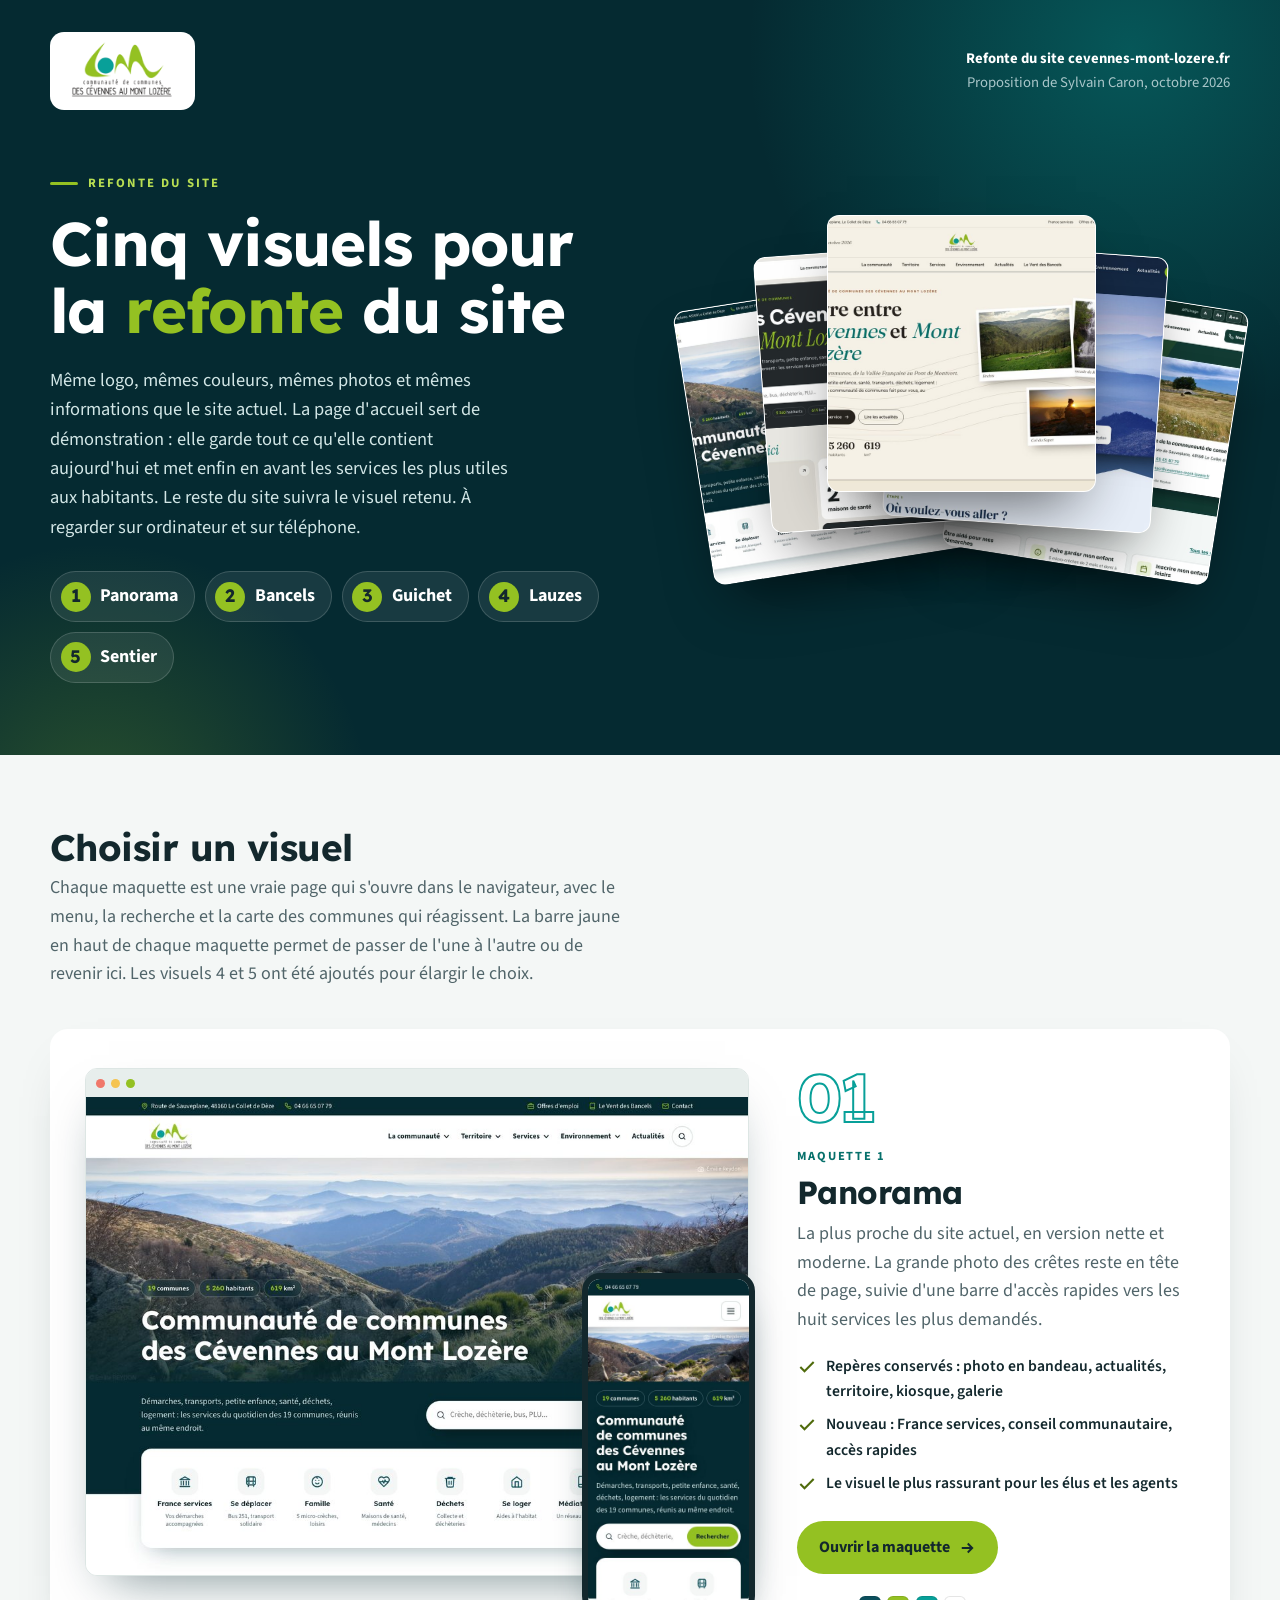
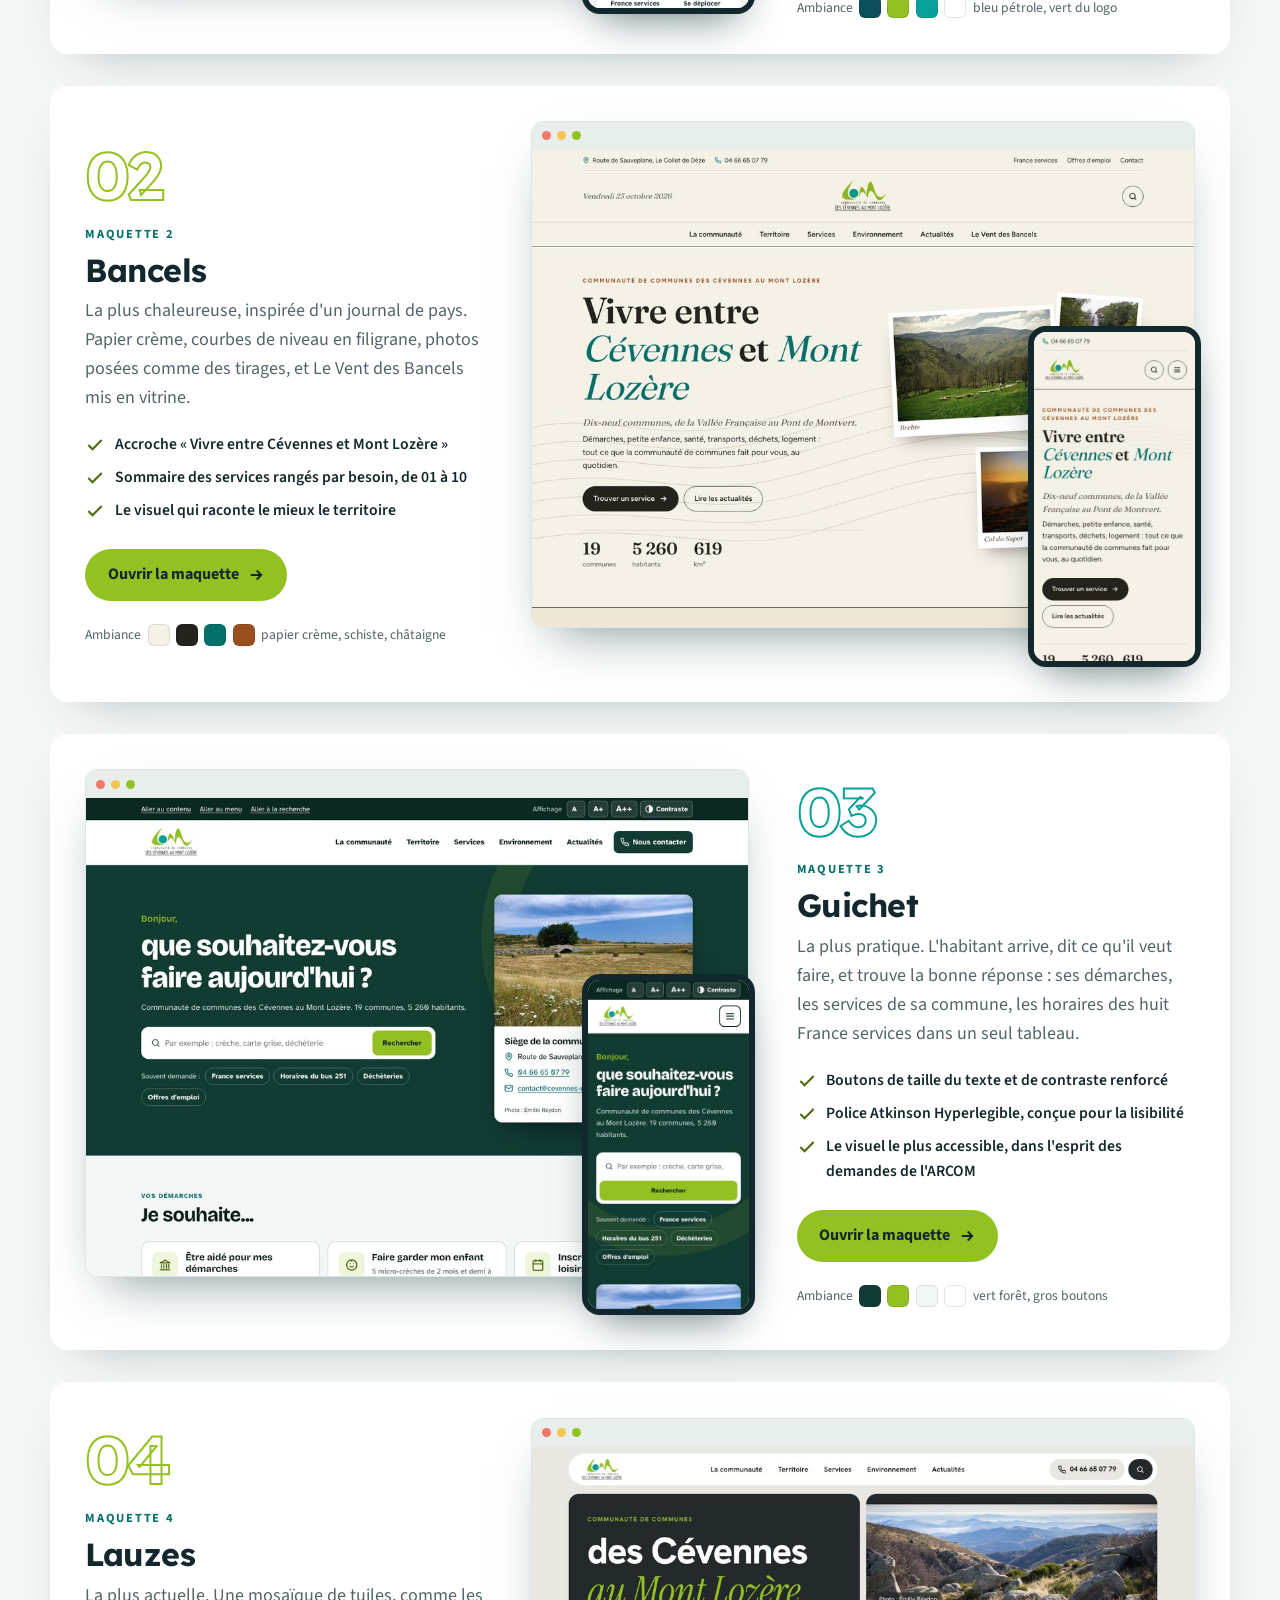
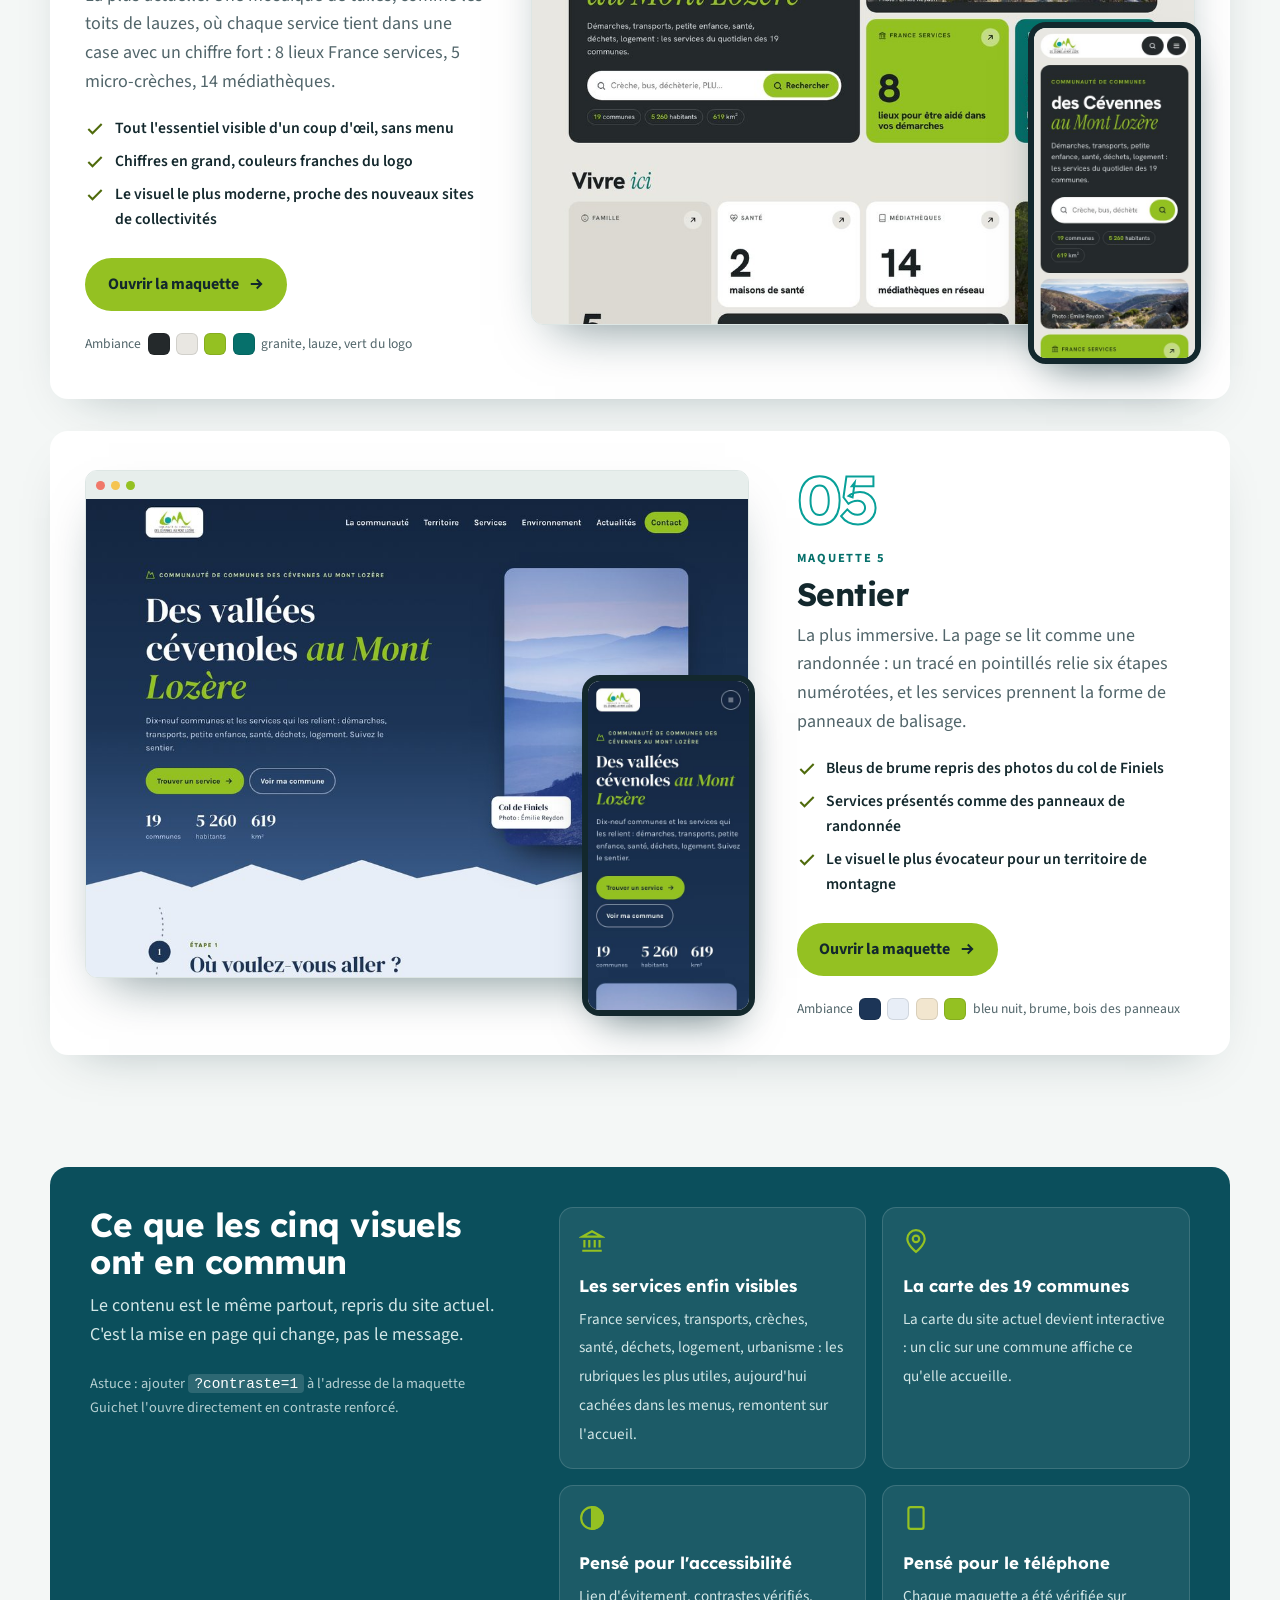
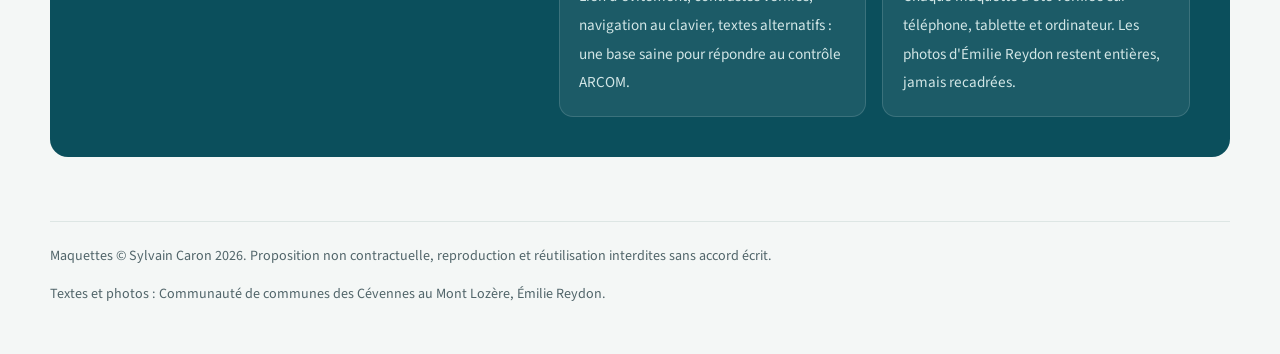
<file: index.html>
<!DOCTYPE html>
<html lang="fr">
<head>
<meta charset="utf-8">
<meta name="viewport" content="width=device-width, initial-scale=1">
<title>Cévennes au Mont Lozère : cinq visuels pour la refonte du site</title>
<meta name="robots" content="noindex, nofollow">
<meta name="author" content="Sylvain Caron">
<meta name="copyright" content="Maquettes (c) Sylvain Caron 2026. Proposition non contractuelle. Reproduction et réutilisation interdites sans accord écrit.">
<link rel="preconnect" href="https://fonts.googleapis.com">
<link rel="preconnect" href="https://fonts.gstatic.com" crossorigin>
<link href="https://fonts.googleapis.com/css2?family=Lexend:wght@500;600;700&family=Source+Sans+3:wght@400;600;700&display=swap" rel="stylesheet">
<style>
:root{--petrole:#0b4f5c;--petrole-xd:#052a31;--teal:#08a099;--teal-t:#06706b;--vert:#94c122;--vert-d:#4f6b0c;--encre:#13282d;--gris:#51656a;--papier:#f4f7f6;--display:'Lexend',sans-serif;--body:'Source Sans 3',sans-serif;--r:18px}
*{box-sizing:border-box;margin:0;padding:0}
html{scroll-behavior:smooth}
body{font-family:var(--body);background:var(--papier);color:var(--encre);line-height:1.6;font-size:18px;-webkit-font-smoothing:antialiased;overflow-x:hidden}
img{display:block;max-width:100%}
a{color:var(--teal-t)}
a:focus-visible{outline:3px solid var(--vert);outline-offset:3px;border-radius:8px}
h1,h2,h3{font-family:var(--display);line-height:1.1;letter-spacing:-.015em;font-weight:700}
.wrap{width:min(1180px,100% - 40px);margin-inline:auto}
.btn{display:inline-flex;align-items:center;gap:.5rem;padding:.85rem 1.4rem;border-radius:999px;font-weight:700;text-decoration:none;cursor:pointer;transition:transform .2s,box-shadow .2s,background .2s;font-size:1rem}
.btn:hover{transform:translateY(-2px);box-shadow:0 14px 30px -14px rgba(5,42,49,.5)}
.btn-vert{background:var(--vert);color:var(--encre)}
.btn svg{width:18px;height:18px}
@media(prefers-reduced-motion:reduce){*{animation:none!important;transition:none!important}}

.top{background:var(--petrole-xd);color:#fff;position:relative;overflow:hidden}
.top::before{content:"";position:absolute;width:900px;height:900px;border-radius:50%;background:radial-gradient(circle,rgba(8,160,153,.38),transparent 60%);right:-300px;top:-400px}
.top::after{content:"";position:absolute;width:640px;height:640px;border-radius:50%;background:radial-gradient(circle,rgba(148,193,34,.25),transparent 60%);left:-220px;bottom:-380px}
.top .wrap{position:relative;z-index:1;padding:2rem 0 4.5rem}
.top .ligne{display:flex;justify-content:space-between;align-items:center;gap:1rem;flex-wrap:wrap;margin-bottom:3.5rem}
.top .logo{background:#fff;border-radius:14px;padding:.5rem .9rem;display:inline-block}
.top .logo img{height:62px;width:auto}
.top .qui{font-size:.92rem;color:#a9c6c9;text-align:right}
.top .qui b{color:#fff;display:block}
.top .hero{display:grid;grid-template-columns:1.05fr .95fr;gap:3rem;align-items:center}
.top .kicker{display:inline-flex;align-items:center;gap:.6rem;font-weight:700;font-size:.8rem;letter-spacing:.16em;text-transform:uppercase;color:#b8de52;margin-bottom:1rem}
.top .kicker i{width:28px;height:3px;background:var(--vert);border-radius:3px}
.top h1{font-size:clamp(2.3rem,4.8vw,3.9rem);max-width:14ch}
.top h1 em{font-style:normal;color:var(--vert)}
.top p.lead{color:#d2e6e6;font-size:1.15rem;max-width:52ch;margin:1.3rem 0 1.8rem}
.sommaire{display:flex;gap:.6rem;flex-wrap:wrap}
.sommaire a{display:inline-flex;align-items:center;gap:.6rem;background:rgba(255,255,255,.08);border:1px solid rgba(255,255,255,.16);color:#fff;text-decoration:none;font-weight:700;padding:.6rem 1rem .6rem .6rem;border-radius:999px;transition:background .2s}
.sommaire a:hover{background:rgba(255,255,255,.18)}
.sommaire a b{width:30px;height:30px;border-radius:50%;background:var(--vert);color:var(--encre);display:grid;place-items:center;font-family:var(--display)}
.eventail{position:relative;height:420px}
.eventail figure{position:absolute;border-radius:12px;overflow:hidden;box-shadow:0 30px 60px -20px rgba(0,0,0,.6);border:1px solid rgba(255,255,255,.15);background:#fff;transition:transform .4s}
.eventail figure img{width:100%;height:100%;object-fit:cover;object-position:top}
.eventail figure{width:50%;height:66%}
.eventail .e1{left:0;top:18%;transform:rotate(-9deg);z-index:1}
.eventail .e4{left:13%;top:8%;transform:rotate(-4deg);z-index:2}
.eventail .e2{left:25%;top:0;transform:rotate(0deg);z-index:3}
.eventail .e5{left:37%;top:8%;transform:rotate(4deg);z-index:2}
.eventail .e3{right:0;top:18%;transform:rotate(9deg);z-index:1}
.eventail figure:hover{transform:rotate(0) scale(1.04);z-index:5}
.eventail figcaption{display:none;position:absolute;left:12px;bottom:10px;background:var(--petrole-xd);color:#fff;font-size:.78rem;font-weight:700;padding:.3rem .7rem;border-radius:999px}

.choix{padding:4.5rem 0 2rem}
.choix h2{font-size:clamp(1.7rem,3vw,2.3rem);margin-bottom:.4rem}
.choix p.intro{color:var(--gris);max-width:64ch;margin-bottom:2.5rem}
.panneau{display:grid;grid-template-columns:1.25fr .75fr;gap:3rem;align-items:center;background:#fff;border-radius:var(--r);padding:2.2rem;margin-bottom:2rem;box-shadow:0 20px 50px -30px rgba(5,42,49,.35)}
.panneau:nth-child(even){grid-template-columns:.75fr 1.25fr}
.panneau:nth-child(even) .txt{order:-1}
.txt .num{display:block;font-family:var(--display);font-weight:700;font-size:4.2rem;line-height:1;color:transparent;-webkit-text-stroke:2px var(--teal);margin-bottom:.6rem;letter-spacing:-.04em}
.panneau:nth-child(even) .txt .num{-webkit-text-stroke-color:var(--vert)}
.ecrans{position:relative;padding:0 0 2.4rem}
.ecrans .desk{display:block;border-radius:12px;overflow:hidden;box-shadow:0 24px 50px -24px rgba(5,42,49,.55);border:1px solid #dde6e4;background:#fff}
.ecrans .desk .chrome{height:28px;background:#e7eeec;display:flex;align-items:center;gap:6px;padding:0 10px}
.ecrans .desk .chrome i{width:9px;height:9px;border-radius:50%;background:#c9d3d8}
.ecrans .desk .chrome i:first-child{background:#f0786a}.ecrans .desk .chrome i:nth-child(2){background:#f5c451}.ecrans .desk .chrome i:nth-child(3){background:var(--vert)}
.ecrans .desk img{width:100%;height:auto}
.ecrans .mob{position:absolute;right:-6px;bottom:0;width:26%;border-radius:18px;border:6px solid var(--encre);overflow:hidden;box-shadow:0 20px 40px -18px rgba(5,42,49,.6);background:#fff;transition:transform .3s}
.ecrans .mob img{width:100%;height:auto}
.panneau:hover .mob{transform:translateY(-8px) rotate(-2deg)}
.txt .tag{display:inline-block;font-weight:700;font-size:.78rem;letter-spacing:.14em;text-transform:uppercase;color:var(--teal-t);margin-bottom:.5rem}
.txt h3{font-size:2rem;margin-bottom:.6rem}
.txt p{color:var(--gris)}
.txt ul{list-style:none;margin:1.2rem 0 1.6rem;display:grid;gap:.5rem}
.txt li{display:flex;gap:.6rem;align-items:flex-start;font-weight:600;font-size:.98rem}
.txt li svg{width:20px;height:20px;color:var(--vert-d);flex:none;margin-top:3px}
.txt .actions{display:flex;gap:.7rem;flex-wrap:wrap}
.txt .ambiance{display:flex;gap:.4rem;margin-top:1.4rem;align-items:center;font-size:.85rem;color:var(--gris);flex-wrap:wrap}
.txt .ambiance i{width:22px;height:22px;border-radius:6px;display:inline-block;border:1px solid rgba(0,0,0,.1)}

.commun{padding:3rem 0 4rem}
.commun .boite{background:var(--petrole);color:#fff;border-radius:var(--r);padding:2.5rem;display:grid;grid-template-columns:1fr 1.5fr;gap:3rem;align-items:start}
.commun h2{font-size:clamp(1.6rem,2.6vw,2.1rem)}
.commun p{color:#d2e6e6;margin-top:.7rem}
.commun .tuiles{display:grid;grid-template-columns:1fr 1fr;gap:1rem}
.commun .tuile{background:rgba(255,255,255,.07);border:1px solid rgba(255,255,255,.14);border-radius:14px;padding:1.2rem}
.commun .tuile svg{width:26px;height:26px;color:var(--vert);margin-bottom:.6rem}
.commun .tuile b{display:block;font-family:var(--display);font-size:1.05rem;margin-bottom:.3rem}
.commun .tuile span{font-size:.95rem;color:#d2e6e6}
.commun .astuce{margin-top:1.4rem;font-size:.9rem;color:#b5cfd1}
.commun code{background:rgba(255,255,255,.14);padding:.1rem .4rem;border-radius:4px;color:#fff}
footer{padding:0 0 3rem;font-size:.88rem;color:var(--gris)}
footer .wrap{border-top:1px solid #dde6e4;padding-top:1.4rem;display:flex;justify-content:space-between;gap:1rem;flex-wrap:wrap}

@media(max-width:1024px){
  .top .hero{grid-template-columns:1fr}
  .eventail{height:340px}
  .panneau,.panneau:nth-child(even){grid-template-columns:1fr}
  .panneau:nth-child(even) .txt{order:0}
  .commun .boite{grid-template-columns:1fr}
}
@media(max-width:640px){
  body{font-size:17px}
  .top .wrap{padding:1.4rem 0 3rem}
  .top .qui{text-align:left}
  .eventail{height:230px}
  .panneau{padding:1.4rem}
  .txt .num{font-size:3rem}
  .txt h3{font-size:1.6rem}
  .commun .boite{padding:1.6rem}
  .commun .tuiles{grid-template-columns:1fr}
  .ecrans .mob{width:32%}
}
</style>
</head>
<body>

<header class="top">
  <div class="wrap">
    <div class="ligne">
      <span class="logo"><img src="assets/img/logo.png" alt="Communauté de communes des Cévennes au Mont Lozère"></span>
      <p class="qui"><b>Refonte du site cevennes-mont-lozere.fr</b>Proposition de Sylvain Caron, octobre 2026</p>
    </div>
    <div class="hero">
      <div>
        <span class="kicker"><i></i>Refonte du site</span>
        <h1>Cinq visuels pour la <em>refonte</em> du site</h1>
        <p class="lead">Même logo, mêmes couleurs, mêmes photos et mêmes informations que le site actuel. La page d'accueil sert de démonstration : elle garde tout ce qu'elle contient aujourd'hui et met enfin en avant les services les plus utiles aux habitants. Le reste du site suivra le visuel retenu. À regarder sur ordinateur et sur téléphone.</p>
        <div class="sommaire">
          <a href="#m1"><b>1</b>Panorama</a>
          <a href="#m2"><b>2</b>Bancels</a>
          <a href="#m3"><b>3</b>Guichet</a>
          <a href="#m4"><b>4</b>Lauzes</a>
          <a href="#m5"><b>5</b>Sentier</a>
        </div>
      </div>
      <div class="eventail" aria-hidden="true">
        <figure class="e1"><img src="apercus/m1.jpg" alt=""><figcaption>1 · Panorama</figcaption></figure>
        <figure class="e4"><img src="apercus/m4.jpg" alt=""><figcaption>4 · Lauzes</figcaption></figure>
        <figure class="e2"><img src="apercus/m2.jpg" alt=""><figcaption>2 · Bancels</figcaption></figure>
        <figure class="e5"><img src="apercus/m5.jpg" alt=""><figcaption>5 · Sentier</figcaption></figure>
        <figure class="e3"><img src="apercus/m3.jpg" alt=""><figcaption>3 · Guichet</figcaption></figure>
      </div>
    </div>
  </div>
</header>

<main class="choix">
  <div class="wrap">
    <h2>Choisir un visuel</h2>
    <p class="intro">Chaque maquette est une vraie page qui s'ouvre dans le navigateur, avec le menu, la recherche et la carte des communes qui réagissent. La barre jaune en haut de chaque maquette permet de passer de l'une à l'autre ou de revenir ici. Les visuels 4 et 5 ont été ajoutés pour élargir le choix.</p>

    <article class="panneau" id="m1">
      <div class="ecrans">
        <a class="desk" href="maquette-1-panorama.html"><div class="chrome"><i></i><i></i><i></i></div><img src="apercus/m1.jpg" alt="Aperçu de la maquette Panorama sur ordinateur"></a>
        <a class="mob" href="maquette-1-panorama.html"><img src="apercus/m1-mobile.jpg" alt="Aperçu de la maquette Panorama sur téléphone"></a>
      </div>
      <div class="txt">
        <span class="num">01</span>
        <span class="tag">Maquette 1</span>
        <h3>Panorama</h3>
        <p>La plus proche du site actuel, en version nette et moderne. La grande photo des crêtes reste en tête de page, suivie d'une barre d'accès rapides vers les huit services les plus demandés.</p>
        <ul>
          <li><svg viewBox="0 0 24 24" fill="none" stroke="currentColor" stroke-width="2.5"><path d="M20 6 9 17l-5-5"/></svg>Repères conservés : photo en bandeau, actualités, territoire, kiosque, galerie</li>
          <li><svg viewBox="0 0 24 24" fill="none" stroke="currentColor" stroke-width="2.5"><path d="M20 6 9 17l-5-5"/></svg>Nouveau : France services, conseil communautaire, accès rapides</li>
          <li><svg viewBox="0 0 24 24" fill="none" stroke="currentColor" stroke-width="2.5"><path d="M20 6 9 17l-5-5"/></svg>Le visuel le plus rassurant pour les élus et les agents</li>
        </ul>
        <div class="actions"><a class="btn btn-vert" href="maquette-1-panorama.html">Ouvrir la maquette <svg viewBox="0 0 24 24" fill="none" stroke="currentColor" stroke-width="2.5"><path d="M5 12h14M13 6l6 6-6 6"/></svg></a></div>
        <div class="ambiance">Ambiance <i style="background:#0b4f5c"></i><i style="background:#94c122"></i><i style="background:#08a099"></i><i style="background:#fff"></i> bleu pétrole, vert du logo</div>
      </div>
    </article>

    <article class="panneau" id="m2">
      <div class="ecrans">
        <a class="desk" href="maquette-2-bancels.html"><div class="chrome"><i></i><i></i><i></i></div><img src="apercus/m2.jpg" alt="Aperçu de la maquette Bancels sur ordinateur"></a>
        <a class="mob" href="maquette-2-bancels.html"><img src="apercus/m2-mobile.jpg" alt="Aperçu de la maquette Bancels sur téléphone"></a>
      </div>
      <div class="txt">
        <span class="num">02</span>
        <span class="tag">Maquette 2</span>
        <h3>Bancels</h3>
        <p>La plus chaleureuse, inspirée d'un journal de pays. Papier crème, courbes de niveau en filigrane, photos posées comme des tirages, et Le Vent des Bancels mis en vitrine.</p>
        <ul>
          <li><svg viewBox="0 0 24 24" fill="none" stroke="currentColor" stroke-width="2.5"><path d="M20 6 9 17l-5-5"/></svg>Accroche « Vivre entre Cévennes et Mont Lozère »</li>
          <li><svg viewBox="0 0 24 24" fill="none" stroke="currentColor" stroke-width="2.5"><path d="M20 6 9 17l-5-5"/></svg>Sommaire des services rangés par besoin, de 01 à 10</li>
          <li><svg viewBox="0 0 24 24" fill="none" stroke="currentColor" stroke-width="2.5"><path d="M20 6 9 17l-5-5"/></svg>Le visuel qui raconte le mieux le territoire</li>
        </ul>
        <div class="actions"><a class="btn btn-vert" href="maquette-2-bancels.html">Ouvrir la maquette <svg viewBox="0 0 24 24" fill="none" stroke="currentColor" stroke-width="2.5"><path d="M5 12h14M13 6l6 6-6 6"/></svg></a></div>
        <div class="ambiance">Ambiance <i style="background:#f6f1e7"></i><i style="background:#26221e"></i><i style="background:#06706b"></i><i style="background:#9a4f1e"></i> papier crème, schiste, châtaigne</div>
      </div>
    </article>

    <article class="panneau" id="m3">
      <div class="ecrans">
        <a class="desk" href="maquette-3-guichet.html"><div class="chrome"><i></i><i></i><i></i></div><img src="apercus/m3.jpg" alt="Aperçu de la maquette Guichet sur ordinateur"></a>
        <a class="mob" href="maquette-3-guichet.html"><img src="apercus/m3-mobile.jpg" alt="Aperçu de la maquette Guichet sur téléphone"></a>
      </div>
      <div class="txt">
        <span class="num">03</span>
        <span class="tag">Maquette 3</span>
        <h3>Guichet</h3>
        <p>La plus pratique. L'habitant arrive, dit ce qu'il veut faire, et trouve la bonne réponse : ses démarches, les services de sa commune, les horaires des huit France services dans un seul tableau.</p>
        <ul>
          <li><svg viewBox="0 0 24 24" fill="none" stroke="currentColor" stroke-width="2.5"><path d="M20 6 9 17l-5-5"/></svg>Boutons de taille du texte et de contraste renforcé</li>
          <li><svg viewBox="0 0 24 24" fill="none" stroke="currentColor" stroke-width="2.5"><path d="M20 6 9 17l-5-5"/></svg>Police Atkinson Hyperlegible, conçue pour la lisibilité</li>
          <li><svg viewBox="0 0 24 24" fill="none" stroke="currentColor" stroke-width="2.5"><path d="M20 6 9 17l-5-5"/></svg>Le visuel le plus accessible, dans l'esprit des demandes de l'ARCOM</li>
        </ul>
        <div class="actions"><a class="btn btn-vert" href="maquette-3-guichet.html">Ouvrir la maquette <svg viewBox="0 0 24 24" fill="none" stroke="currentColor" stroke-width="2.5"><path d="M5 12h14M13 6l6 6-6 6"/></svg></a></div>
        <div class="ambiance">Ambiance <i style="background:#123b34"></i><i style="background:#94c122"></i><i style="background:#f3f7f5"></i><i style="background:#fff"></i> vert forêt, gros boutons</div>
      </div>
    </article>

    <article class="panneau" id="m4">
      <div class="ecrans">
        <a class="desk" href="maquette-4-lauzes.html"><div class="chrome"><i></i><i></i><i></i></div><img src="apercus/m4.jpg" alt="Aperçu de la maquette Lauzes sur ordinateur"></a>
        <a class="mob" href="maquette-4-lauzes.html"><img src="apercus/m4-mobile.jpg" alt="Aperçu de la maquette Lauzes sur téléphone"></a>
      </div>
      <div class="txt">
        <span class="num">04</span>
        <span class="tag">Maquette 4</span>
        <h3>Lauzes</h3>
        <p>La plus actuelle. Une mosaïque de tuiles, comme les toits de lauzes, où chaque service tient dans une case avec un chiffre fort : 8 lieux France services, 5 micro-crèches, 14 médiathèques.</p>
        <ul>
          <li><svg viewBox="0 0 24 24" fill="none" stroke="currentColor" stroke-width="2.5"><path d="M20 6 9 17l-5-5"/></svg>Tout l'essentiel visible d'un coup d'œil, sans menu</li>
          <li><svg viewBox="0 0 24 24" fill="none" stroke="currentColor" stroke-width="2.5"><path d="M20 6 9 17l-5-5"/></svg>Chiffres en grand, couleurs franches du logo</li>
          <li><svg viewBox="0 0 24 24" fill="none" stroke="currentColor" stroke-width="2.5"><path d="M20 6 9 17l-5-5"/></svg>Le visuel le plus moderne, proche des nouveaux sites de collectivités</li>
        </ul>
        <div class="actions"><a class="btn btn-vert" href="maquette-4-lauzes.html">Ouvrir la maquette <svg viewBox="0 0 24 24" fill="none" stroke="currentColor" stroke-width="2.5"><path d="M5 12h14M13 6l6 6-6 6"/></svg></a></div>
        <div class="ambiance">Ambiance <i style="background:#24292b"></i><i style="background:#e9e7e2"></i><i style="background:#94c122"></i><i style="background:#06706b"></i> granite, lauze, vert du logo</div>
      </div>
    </article>

    <article class="panneau" id="m5">
      <div class="ecrans">
        <a class="desk" href="maquette-5-sentier.html"><div class="chrome"><i></i><i></i><i></i></div><img src="apercus/m5.jpg" alt="Aperçu de la maquette Sentier sur ordinateur"></a>
        <a class="mob" href="maquette-5-sentier.html"><img src="apercus/m5-mobile.jpg" alt="Aperçu de la maquette Sentier sur téléphone"></a>
      </div>
      <div class="txt">
        <span class="num">05</span>
        <span class="tag">Maquette 5</span>
        <h3>Sentier</h3>
        <p>La plus immersive. La page se lit comme une randonnée : un tracé en pointillés relie six étapes numérotées, et les services prennent la forme de panneaux de balisage.</p>
        <ul>
          <li><svg viewBox="0 0 24 24" fill="none" stroke="currentColor" stroke-width="2.5"><path d="M20 6 9 17l-5-5"/></svg>Bleus de brume repris des photos du col de Finiels</li>
          <li><svg viewBox="0 0 24 24" fill="none" stroke="currentColor" stroke-width="2.5"><path d="M20 6 9 17l-5-5"/></svg>Services présentés comme des panneaux de randonnée</li>
          <li><svg viewBox="0 0 24 24" fill="none" stroke="currentColor" stroke-width="2.5"><path d="M20 6 9 17l-5-5"/></svg>Le visuel le plus évocateur pour un territoire de montagne</li>
        </ul>
        <div class="actions"><a class="btn btn-vert" href="maquette-5-sentier.html">Ouvrir la maquette <svg viewBox="0 0 24 24" fill="none" stroke="currentColor" stroke-width="2.5"><path d="M5 12h14M13 6l6 6-6 6"/></svg></a></div>
        <div class="ambiance">Ambiance <i style="background:#1c3557"></i><i style="background:#e8eef7"></i><i style="background:#f2e6cf"></i><i style="background:#94c122"></i> bleu nuit, brume, bois des panneaux</div>
      </div>
    </article>
  </div>
</main>

<section class="commun">
  <div class="wrap">
    <div class="boite">
      <div>
        <h2>Ce que les cinq visuels ont en commun</h2>
        <p>Le contenu est le même partout, repris du site actuel. C'est la mise en page qui change, pas le message.</p>
        <p class="astuce">Astuce : ajouter <code>?contraste=1</code> à l'adresse de la maquette Guichet l'ouvre directement en contraste renforcé.</p>
      </div>
      <div class="tuiles">
        <div class="tuile"><svg viewBox="0 0 24 24" fill="none" stroke="currentColor" stroke-width="2"><path d="M3 21h18M5 18v-7M9.5 18v-7M14.5 18v-7M19 18v-7M12 3l9 5H3z"/></svg><b>Les services enfin visibles</b><span>France services, transports, crèches, santé, déchets, logement, urbanisme : les rubriques les plus utiles, aujourd'hui cachées dans les menus, remontent sur l'accueil.</span></div>
        <div class="tuile"><svg viewBox="0 0 24 24" fill="none" stroke="currentColor" stroke-width="2"><path d="M20 10c0 6-8 12-8 12s-8-6-8-12a8 8 0 0 1 16 0Z"/><circle cx="12" cy="10" r="3"/></svg><b>La carte des 19 communes</b><span>La carte du site actuel devient interactive : un clic sur une commune affiche ce qu'elle accueille.</span></div>
        <div class="tuile"><svg viewBox="0 0 24 24" fill="none" stroke="currentColor" stroke-width="2"><circle cx="12" cy="12" r="10"/><path d="M12 2a10 10 0 0 1 0 20z" fill="currentColor"/></svg><b>Pensé pour l'accessibilité</b><span>Lien d'évitement, contrastes vérifiés, navigation au clavier, textes alternatifs : une base saine pour répondre au contrôle ARCOM.</span></div>
        <div class="tuile"><svg viewBox="0 0 24 24" fill="none" stroke="currentColor" stroke-width="2"><rect x="5" y="2" width="14" height="20" rx="2"/><path d="M12 18h.01"/></svg><b>Pensé pour le téléphone</b><span>Chaque maquette a été vérifiée sur téléphone, tablette et ordinateur. Les photos d'Émilie Reydon restent entières, jamais recadrées.</span></div>
      </div>
    </div>
  </div>
</section>

<footer><div class="wrap"><span>Maquettes © Sylvain Caron 2026. Proposition non contractuelle, reproduction et réutilisation interdites sans accord écrit.</span><span>Textes et photos : Communauté de communes des Cévennes au Mont Lozère, Émilie Reydon.</span></div></footer>
</body>
</html>
</file>
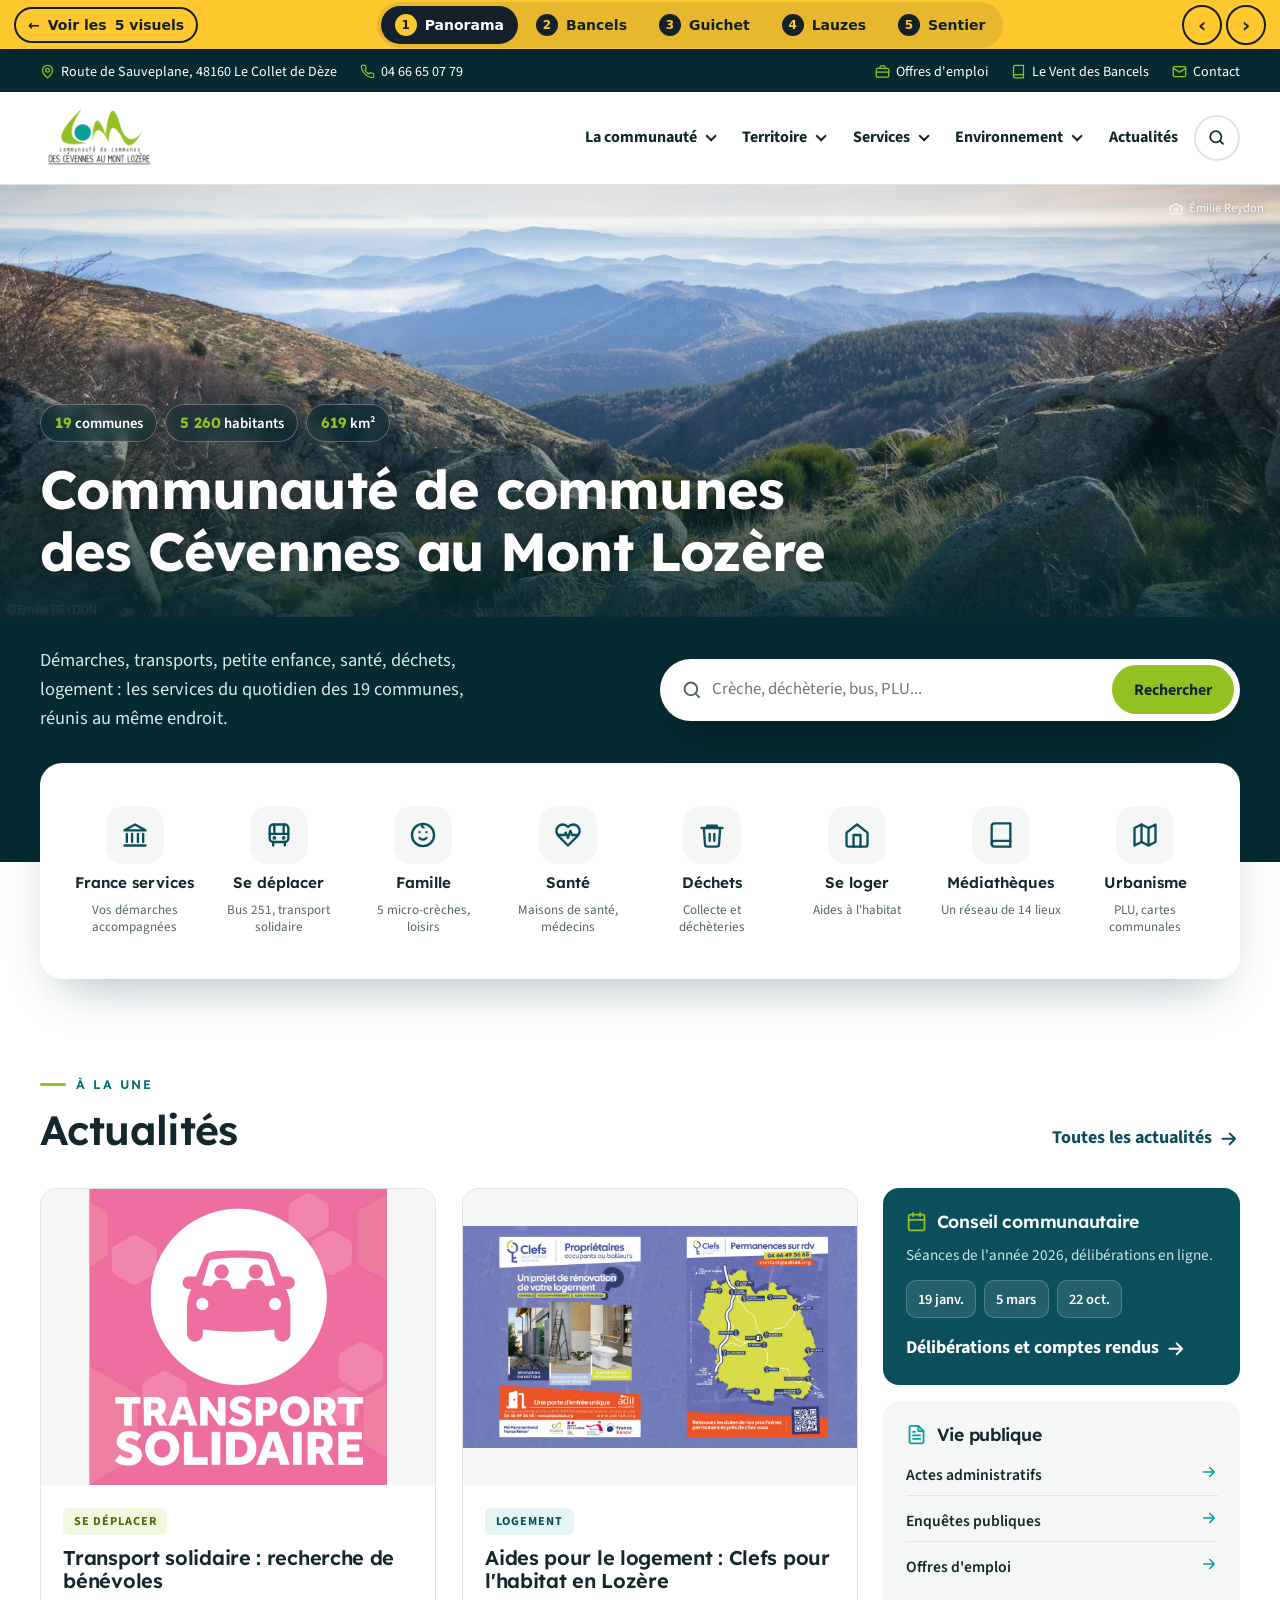
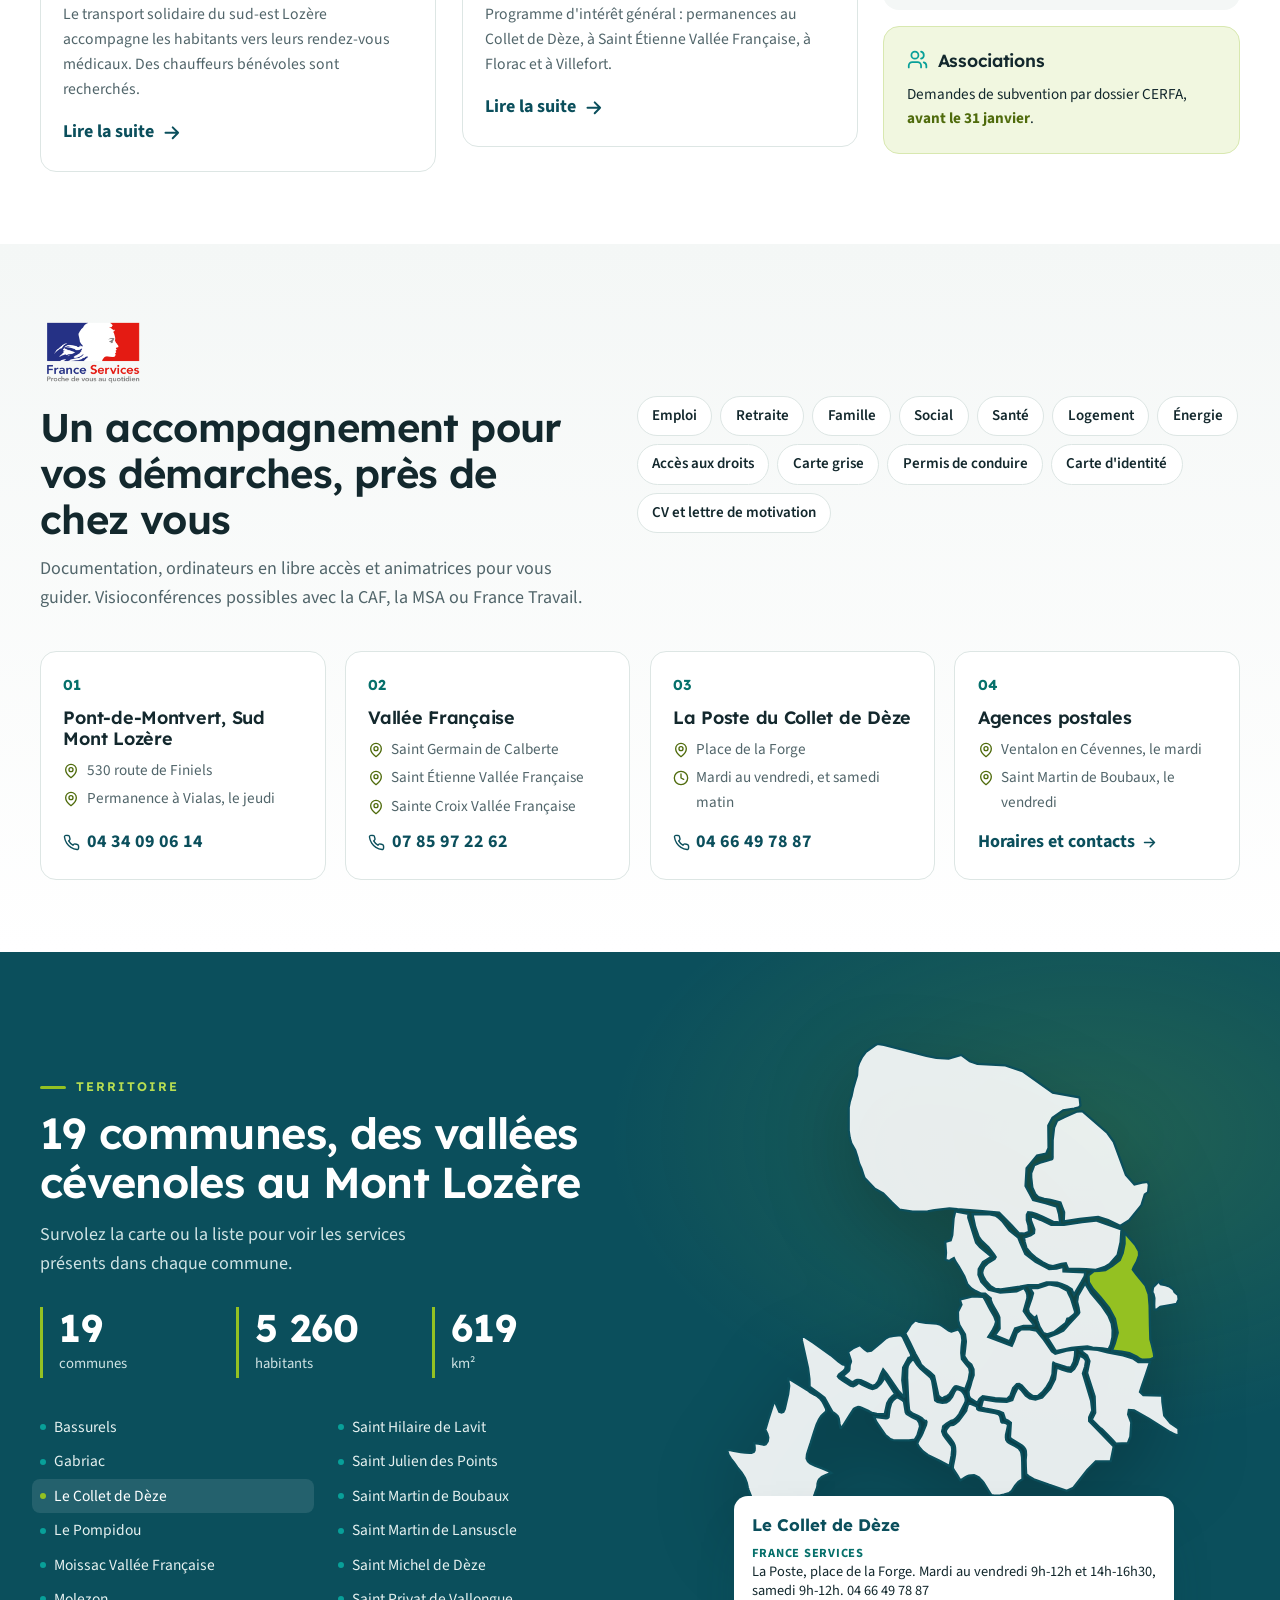
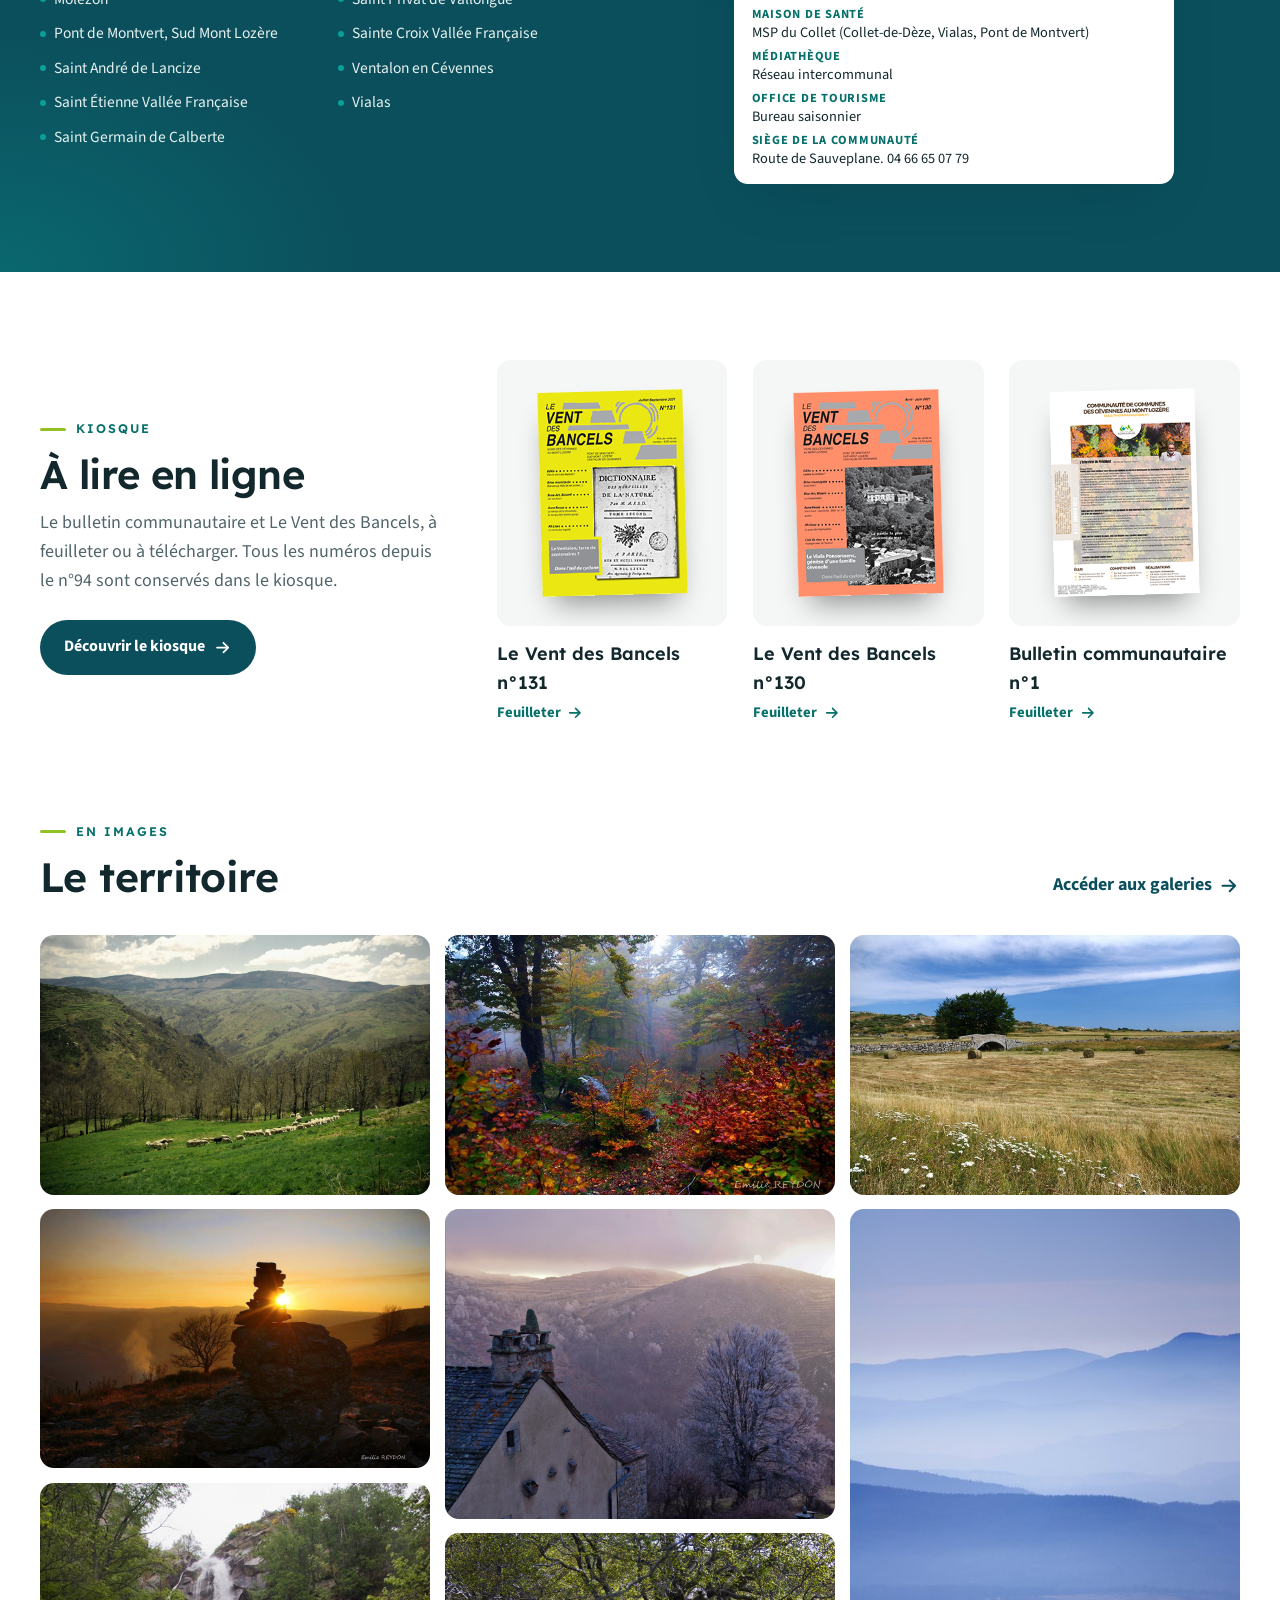
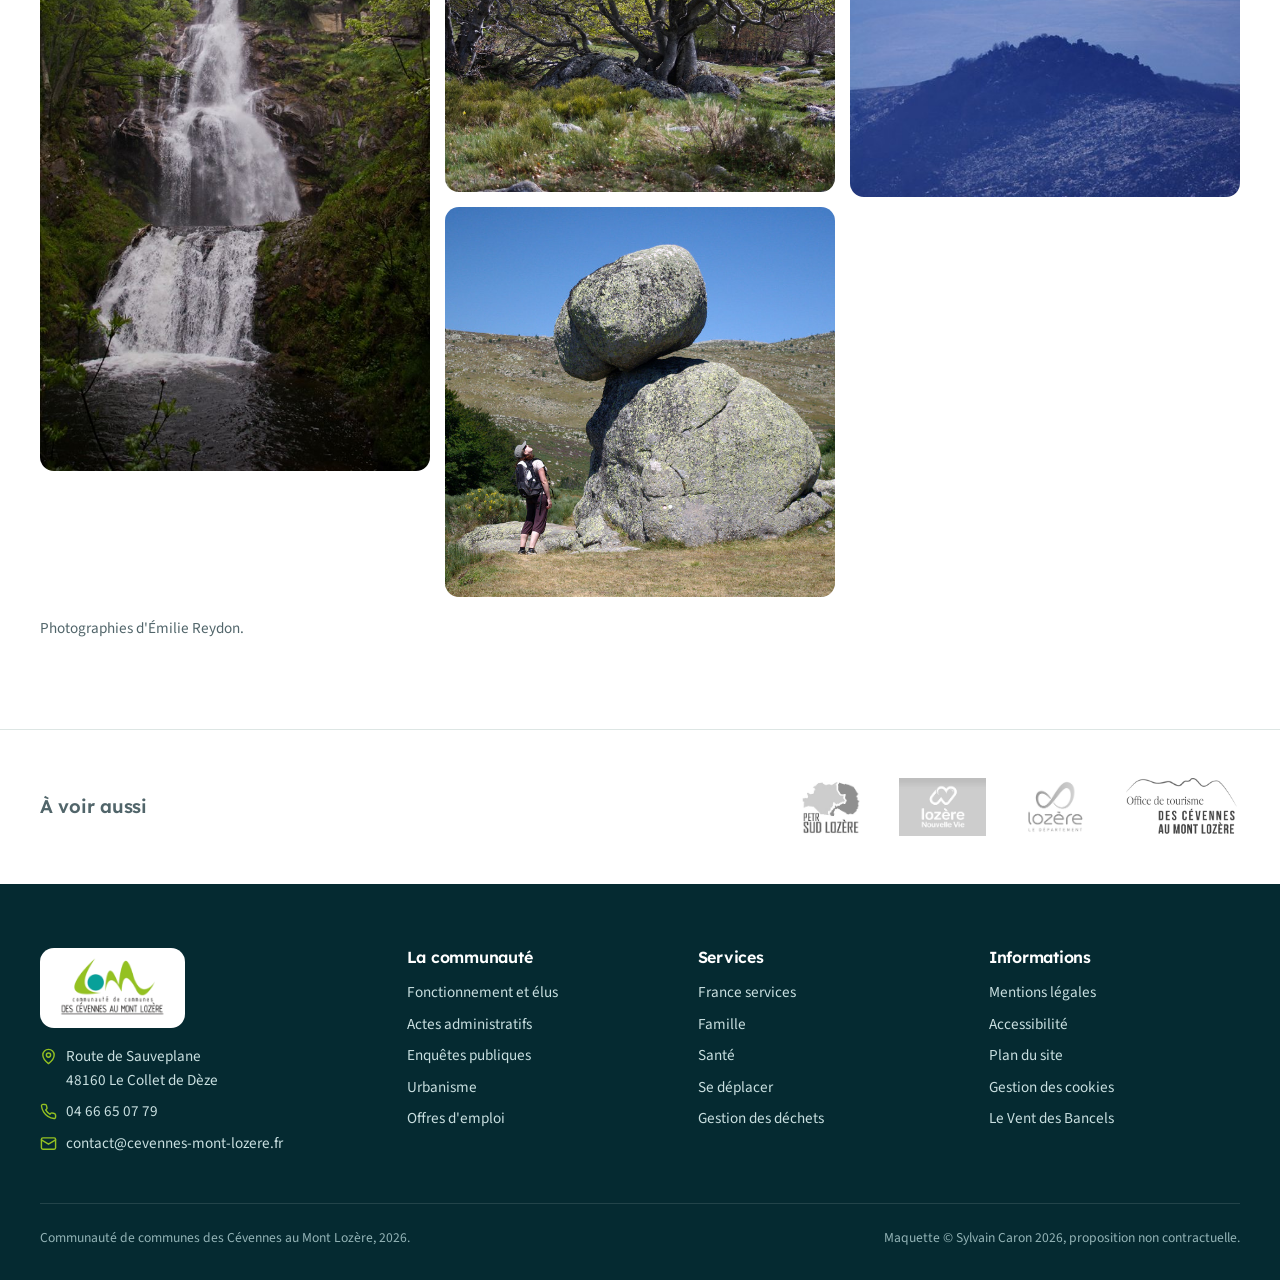
<file: maquette-1-panorama.html>
<!DOCTYPE html>
<html lang="fr">
<head>
<meta charset="utf-8">
<meta name="viewport" content="width=device-width, initial-scale=1">
<title>Maquette 1 Panorama : Communauté de communes des Cévennes au Mont Lozère</title>
<meta name="robots" content="noindex, nofollow">
<meta name="author" content="Sylvain Caron">
<meta name="copyright" content="Maquette (c) Sylvain Caron 2026. Proposition non contractuelle. Reproduction et réutilisation interdites sans accord écrit.">
<!-- Maquette page d'accueil, refonte Symfony du site cevennes-mont-lozere.fr. (c) Sylvain Caron 2026. Proposition non contractuelle. -->
<link rel="stylesheet" href="assets/barre.css">
<link rel="preconnect" href="https://fonts.googleapis.com">
<link rel="preconnect" href="https://fonts.gstatic.com" crossorigin>
<link href="https://fonts.googleapis.com/css2?family=Lexend:wght@400;500;600;700&family=Source+Sans+3:wght@400;600;700&display=swap" rel="stylesheet">
<style>
:root{
  --petrole:#0b4f5c; --petrole-d:#073a44; --petrole-xd:#052a31; --teal:#08a099; --teal-t:#06706b; --teal-l:#e3f4f2;
  --vert:#94c122; --vert-d:#4f6b0c; --vert-l:#f1f7e0;
  --encre:#13282d; --gris:#51656a; --ligne:#dde6e4; --fond:#f4f7f6; --blanc:#fff;
  --display:'Lexend',sans-serif; --body:'Source Sans 3',sans-serif;
  --r:16px; --ombre:0 22px 50px -24px rgba(7,58,68,.45); --ombre-s:0 8px 22px -12px rgba(7,58,68,.35);
}
*{box-sizing:border-box;margin:0;padding:0}
html{scroll-behavior:smooth}
body{font-family:var(--body);color:var(--encre);background:var(--blanc);line-height:1.6;font-size:18px;-webkit-font-smoothing:antialiased;overflow-x:hidden}
img{display:block;max-width:100%}
a{color:var(--petrole)}
h1,h2,h3{font-family:var(--display);line-height:1.15;letter-spacing:-.015em;font-weight:600}
.wrap{width:min(1200px,100% - 40px);margin-inline:auto}
.ico{width:1.2em;height:1.2em;flex:none}
.sr{position:absolute;width:1px;height:1px;overflow:hidden;clip:rect(0 0 0 0);white-space:nowrap}
.evitement{position:absolute;left:12px;top:-60px;background:var(--vert);color:var(--encre);padding:.6rem 1rem;border-radius:8px;font-weight:700;z-index:300;text-decoration:none}
.evitement:focus{top:12px}
a:focus-visible,button:focus-visible,input:focus-visible,[tabindex]:focus-visible{outline:3px solid var(--vert);outline-offset:3px;border-radius:6px}
.btn{display:inline-flex;align-items:center;gap:.55rem;padding:.8rem 1.35rem;border-radius:999px;font-weight:700;text-decoration:none;cursor:pointer;border:2px solid transparent;transition:transform .2s,box-shadow .2s,background .2s,color .2s;font-family:var(--body);font-size:1rem}
.btn:hover{transform:translateY(-2px);box-shadow:var(--ombre-s)}
.btn-vert{background:var(--vert);color:var(--encre)}.btn-vert:hover{background:#a6d12f}
.btn-petrole{background:var(--petrole);color:#fff}.btn-petrole:hover{background:var(--petrole-d)}
.btn-ligne{border-color:var(--ligne);color:var(--petrole);background:#fff}.btn-ligne:hover{border-color:var(--petrole)}
.sur{display:inline-flex;align-items:center;gap:.6rem;font-family:var(--display);font-weight:600;font-size:.78rem;letter-spacing:.16em;text-transform:uppercase;color:var(--teal-t);margin-bottom:.7rem}
.sur::before{content:"";width:26px;height:3px;border-radius:3px;background:var(--vert)}
.titre-section{display:flex;justify-content:space-between;align-items:end;gap:1.5rem;flex-wrap:wrap;margin-bottom:2.2rem}
.titre-section h2{font-size:clamp(1.8rem,3.2vw,2.6rem)}
.lien-fleche{display:inline-flex;align-items:center;gap:.4rem;font-weight:700;text-decoration:none;color:var(--petrole)}
.lien-fleche .ico{transition:transform .2s}
.lien-fleche:hover .ico{transform:translateX(4px)}
.reveal{opacity:0;transform:translateY(24px);transition:opacity .7s ease,transform .7s ease}
.reveal.in{opacity:1;transform:none}
@media(prefers-reduced-motion:reduce){.reveal{opacity:1;transform:none;transition:none}*{animation:none!important;transition:none!important;scroll-behavior:auto!important}}

/* bandeau haut */
.topbar{background:var(--petrole-xd);color:#c9dfe0;font-size:.88rem}
.topbar .wrap{display:flex;justify-content:space-between;align-items:center;min-height:40px;gap:1rem;flex-wrap:wrap}
.topbar a{color:#fff;text-decoration:none;display:inline-flex;align-items:center;gap:.4rem}
.topbar a:hover{text-decoration:underline}
.topbar .g,.topbar .d{display:flex;gap:1.4rem;align-items:center;flex-wrap:wrap}
.topbar .ico{width:15px;height:15px;color:var(--vert)}
/* entete */
.entete{position:sticky;top:0;z-index:60;background:rgba(255,255,255,.96);backdrop-filter:blur(10px);border-bottom:1px solid var(--ligne)}
.entete .wrap{display:flex;align-items:center;justify-content:space-between;min-height:92px;gap:1rem}
.logo{display:flex;align-items:center;gap:.9rem;text-decoration:none;color:var(--encre)}
.logo img{height:64px;width:auto}
.nav>ul{list-style:none;display:flex;gap:.15rem;align-items:center}
.nav a{display:flex;align-items:center;padding:.6rem .85rem;text-decoration:none;color:var(--encre);font-weight:700;font-size:1rem;border-radius:10px;transition:background .2s,color .2s}
.nav a:hover{background:var(--teal-l);color:var(--petrole)}
.nav li{position:relative}
.nav li.sous>a::after{content:"";width:6px;height:6px;border-right:2px solid currentColor;border-bottom:2px solid currentColor;transform:rotate(45deg) translateY(-3px);margin-left:.5rem}
.nav .menu{position:absolute;top:100%;left:0;min-width:280px;background:#fff;border:1px solid var(--ligne);border-radius:14px;box-shadow:var(--ombre);padding:.5rem;display:none;list-style:none}
.nav li.sous:hover .menu,.nav li.sous:focus-within .menu{display:block}
.nav .menu a{font-weight:600;font-size:.96rem}
.nav .chercher a{width:46px;height:46px;justify-content:center;border:2px solid var(--ligne);border-radius:50%;padding:0}
.burger{display:none;background:none;border:2px solid var(--ligne);border-radius:12px;width:48px;height:48px;cursor:pointer;place-items:center;color:var(--encre)}
.burger .ico{width:24px;height:24px}

/* hero : photo entière, jamais recadrée */
.hero{position:relative;background:var(--petrole-xd);color:#fff}
.hero .photo{position:relative}
.hero .photo img{width:100%;height:auto}
.hero .photo::after{content:"";position:absolute;inset:0;background:linear-gradient(180deg,rgba(5,42,49,0) 30%,rgba(5,42,49,.85) 100%)}
.hero .titre{position:absolute;left:0;right:0;bottom:0;z-index:1;padding-bottom:2.2rem}
.hero .chiffres{display:inline-flex;gap:.5rem;flex-wrap:wrap;margin-bottom:1rem}
.hero .chiffres span{background:rgba(5,42,49,.45);border:1px solid rgba(255,255,255,.3);backdrop-filter:blur(6px);padding:.35rem .85rem;border-radius:999px;font-weight:600;font-size:.92rem}
.hero .chiffres b{color:var(--vert);font-family:var(--display)}
.hero h1{font-size:clamp(2rem,4.2vw,3.6rem);max-width:22ch;font-weight:700;text-wrap:balance;text-shadow:0 2px 24px rgba(0,0,0,.35)}
.hero .bas{padding:1.8rem 0 8rem;display:grid;grid-template-columns:1fr 1fr;gap:2.5rem;align-items:center}
.hero .bas p{font-size:1.15rem;color:#d6e8e8;max-width:52ch}
.recherche{display:flex;background:#fff;border-radius:999px;padding:.4rem;width:100%;box-shadow:0 20px 40px -20px rgba(0,0,0,.6)}
.recherche label{display:flex;align-items:center;gap:.6rem;flex:1;padding:0 .9rem;color:var(--gris)}
.recherche input{border:0;outline:0;font:inherit;font-size:1.05rem;width:100%;color:var(--encre);background:transparent;padding:.7rem 0}
.recherche button{border:0}
.credit{position:absolute;right:16px;top:14px;z-index:2;font-size:.78rem;color:rgba(255,255,255,.85);display:flex;gap:.35rem;align-items:center;text-shadow:0 1px 6px rgba(0,0,0,.5)}
.credit .ico{width:14px;height:14px}

/* acces rapides */
.acces{position:relative;z-index:5;margin-top:-6.2rem}
.acces .panneau{background:#fff;border-radius:22px;box-shadow:var(--ombre);padding:1.6rem;display:grid;grid-template-columns:repeat(8,1fr);gap:.4rem}
.acces a{display:flex;flex-direction:column;align-items:center;text-align:center;gap:.6rem;padding:1.1rem .5rem;border-radius:16px;text-decoration:none;color:var(--encre);transition:background .2s,transform .2s}
.acces a:hover{background:var(--teal-l);transform:translateY(-3px)}
.acces .rond{width:58px;height:58px;border-radius:18px;display:grid;place-items:center;background:var(--fond);color:var(--petrole);transition:background .2s,color .2s}
.acces a:hover .rond{background:var(--petrole);color:#fff}
.acces .rond .ico{width:28px;height:28px}
.acces b{font-family:var(--display);font-weight:600;font-size:.95rem;line-height:1.25}
.acces small{font-size:.82rem;color:var(--gris);line-height:1.3}
.acces a.masque{opacity:.25}

/* actualites */
.actus{padding:5.5rem 0 4.5rem}
.actus .grille{display:grid;grid-template-columns:1fr 1fr .9fr;gap:1.6rem;align-items:start}
.carte-actu{background:#fff;border:1px solid var(--ligne);border-radius:var(--r);overflow:hidden;text-decoration:none;color:var(--encre);display:flex;flex-direction:column;transition:transform .25s,box-shadow .25s}
.carte-actu:hover{transform:translateY(-4px);box-shadow:var(--ombre)}
.carte-actu .vis{aspect-ratio:4/3;overflow:hidden;background:var(--fond)}
.carte-actu .vis img{width:100%;height:100%;object-fit:contain;transition:transform .6s}
.carte-actu:hover .vis img{transform:scale(1.04)}
.carte-actu .txt{padding:1.3rem 1.4rem 1.5rem}
.etiquette{display:inline-block;font-size:.76rem;font-weight:700;letter-spacing:.08em;text-transform:uppercase;padding:.25rem .65rem;border-radius:6px;background:var(--vert-l);color:var(--vert-d);margin-bottom:.7rem}
.etiquette.teal{background:var(--teal-l);color:var(--petrole)}
.carte-actu h3{font-size:1.25rem;margin-bottom:.6rem}
.carte-actu p{color:var(--gris);font-size:.98rem;margin-bottom:1rem}
.cote{display:grid;gap:1rem}
.bloc{background:var(--fond);border-radius:var(--r);padding:1.4rem}
.bloc h3{font-size:1.1rem;display:flex;gap:.6rem;align-items:center;margin-bottom:.7rem}
.bloc h3 .ico{color:var(--teal)}
.bloc ul{list-style:none;display:grid;gap:.35rem}
.bloc li a{display:flex;justify-content:space-between;gap:.5rem;padding:.45rem 0;border-bottom:1px solid var(--ligne);text-decoration:none;font-weight:600;color:var(--encre);font-size:.98rem}
.bloc li:last-child a{border-bottom:0}
.bloc li a:hover{color:var(--petrole)}
.bloc li a .ico{color:var(--teal);width:18px;height:18px}
.bloc.date{background:var(--petrole);color:#fff}
.bloc.date h3 .ico{color:var(--vert)}
.bloc.date p{color:#cfe3e4;font-size:.95rem}
.seances{display:flex;gap:.5rem;margin:.8rem 0 1rem;flex-wrap:wrap}
.seances span{background:rgba(255,255,255,.1);border:1px solid rgba(255,255,255,.2);border-radius:10px;padding:.4rem .7rem;font-size:.9rem;font-weight:600}
.bloc.date a{color:#fff}
.bloc.alerte{background:var(--vert-l);border:1px solid #d8e8b0}
.bloc.alerte b{color:var(--vert-d)}

/* france services */
.fs{padding:4.5rem 0;background:linear-gradient(180deg,var(--fond),#fff)}
.fs .haut{display:grid;grid-template-columns:1fr 1.1fr;gap:3rem;align-items:center;margin-bottom:2.4rem}
.fs .haut img{height:72px;width:auto;margin-bottom:1rem}
.fs h2{font-size:clamp(1.8rem,3.2vw,2.5rem)}
.fs .haut p{color:var(--gris);margin-top:.8rem}
.fs .themes{display:flex;flex-wrap:wrap;gap:.5rem}
.fs .themes span{background:#fff;border:1px solid var(--ligne);padding:.45rem .9rem;border-radius:999px;font-weight:600;font-size:.94rem}
.fs .lieux{display:grid;grid-template-columns:repeat(4,1fr);gap:1.2rem}
.lieu{background:#fff;border:1px solid var(--ligne);border-radius:var(--r);padding:1.4rem;display:flex;flex-direction:column;gap:.6rem;transition:border-color .2s,box-shadow .2s}
.lieu:hover{border-color:var(--teal);box-shadow:var(--ombre-s)}
.lieu .num{font-family:var(--display);font-weight:700;color:var(--teal-t);font-size:.9rem}
.lieu h3{font-size:1.12rem}
.lieu ul{list-style:none;display:grid;gap:.25rem;font-size:.95rem;color:var(--gris)}
.lieu li{display:flex;gap:.45rem;align-items:flex-start}
.lieu li .ico{width:16px;height:16px;margin-top:.3rem;color:var(--vert-d)}
.lieu .tel{margin-top:auto;display:inline-flex;align-items:center;gap:.4rem;font-weight:700;text-decoration:none;color:var(--petrole)}
.lieu .tel .ico{width:17px;height:17px}

/* territoire */
.territoire{background:var(--petrole);color:#fff;padding:5.5rem 0;position:relative;overflow:hidden}
.territoire::before{content:"";position:absolute;inset:0;background:radial-gradient(800px 500px at 85% 20%,rgba(148,193,34,.16),transparent 60%),radial-gradient(600px 400px at 0% 100%,rgba(8,160,153,.3),transparent 60%)}
.territoire .wrap{position:relative;display:grid;grid-template-columns:1fr 1fr;gap:3.5rem;align-items:center}
.territoire .sur{color:#b8de52}
.territoire h2{font-size:clamp(1.9rem,3.4vw,2.7rem)}
.territoire .intro{color:#cfe3e4;margin:.8rem 0 1.8rem;max-width:48ch}
.stats{display:grid;grid-template-columns:repeat(3,1fr);gap:1rem;margin-bottom:2rem}
.stats div{border-left:3px solid var(--vert);padding-left:1rem}
.stats b{display:block;font-family:var(--display);font-size:clamp(1.8rem,3vw,2.4rem);line-height:1.1}
.stats span{color:#cfe3e4;font-size:.92rem}
.communes{list-style:none;columns:2;column-gap:1.5rem}
.communes li{break-inside:avoid}
.communes a{display:flex;align-items:center;gap:.5rem;padding:.3rem .5rem;margin-left:-.5rem;color:#e6f1f0;text-decoration:none;font-size:.97rem;border-radius:8px;transition:background .15s,color .15s}
.communes a::before{content:"";width:6px;height:6px;border-radius:50%;background:var(--teal);flex:none}
.communes li.active a,.communes a:hover{background:rgba(255,255,255,.1);color:#fff}
.communes li.active a::before{background:var(--vert)}
.carte-zone{position:relative}
.carte-svg{display:block;margin:auto;width:100%;height:auto;max-height:480px;filter:drop-shadow(0 30px 40px rgba(0,0,0,.25))}
.commune{fill:rgba(255,255,255,.9);stroke:var(--petrole);stroke-width:3;cursor:pointer;transition:fill .2s}
.commune:hover,.commune.active{fill:var(--vert)}
.commune:focus-visible{outline:none;fill:var(--vert);stroke:#fff;stroke-width:5}
.fiche{position:relative;margin:-1.5rem auto 0;width:min(440px,100%);min-height:150px;background:#fff;color:var(--encre);border-radius:14px;padding:1rem 1.1rem;box-shadow:var(--ombre);font-size:.9rem}
.fiche-nom{display:block;font-family:var(--display);font-size:1.05rem;color:var(--petrole);margin-bottom:.4rem}
.fiche-liste{list-style:none;display:grid;gap:.35rem}
.fiche-liste li{line-height:1.35}
.fiche-liste i{display:block;font-style:normal;font-weight:700;font-size:.78rem;letter-spacing:.06em;text-transform:uppercase;color:var(--teal-t)}
.fiche-vide{color:var(--gris)}

/* kiosque */
.kiosque{padding:5.5rem 0}
.kiosque .grille{display:grid;grid-template-columns:1.1fr 2fr;gap:3rem;align-items:center}
.kiosque .txt p{color:var(--gris);margin:.8rem 0 1.5rem}
.kiosque .couvs{display:grid;grid-template-columns:repeat(3,1fr);gap:1.6rem}
.couv{text-decoration:none;color:var(--encre);display:block}
.couv .feuille{background:var(--fond);border-radius:14px;padding:1.4rem;display:flex;justify-content:center;align-items:center;aspect-ratio:4/4.6;overflow:hidden}
.couv img{width:78%;box-shadow:0 18px 30px -12px rgba(0,0,0,.45);transform:rotate(-1.5deg);transition:transform .35s}
.couv:hover img{transform:translateY(-6px) rotate(0)}
.couv b{display:block;font-family:var(--display);font-weight:600;margin-top:.9rem}
.couv span{display:inline-flex;align-items:center;gap:.35rem;color:var(--teal-t);font-weight:700;font-size:.92rem}

/* images */
.images{padding:0 0 5.5rem}
.mosaique{columns:3;column-gap:.9rem}
.mosaique figure{break-inside:avoid;margin-bottom:.9rem;border-radius:14px;overflow:hidden;position:relative;background:var(--fond)}
.mosaique img{width:100%;height:auto;transition:transform .6s}
.mosaique figure:hover img{transform:scale(1.03)}
.mosaique figcaption{position:absolute;left:10px;bottom:10px;background:rgba(5,42,49,.78);color:#fff;font-size:.8rem;font-weight:600;padding:.25rem .6rem;border-radius:999px;opacity:0;transform:translateY(6px);transition:opacity .25s,transform .25s}
.mosaique figure:hover figcaption,.mosaique figure:focus-within figcaption{opacity:1;transform:none}
.images .pied{display:flex;justify-content:space-between;align-items:center;margin-top:1.2rem;gap:1rem;flex-wrap:wrap;color:var(--gris);font-size:.95rem}

/* partenaires */
.partenaires{border-top:1px solid var(--ligne);padding:3rem 0}
.partenaires .wrap{display:flex;align-items:center;gap:2rem;flex-wrap:wrap;justify-content:space-between}
.partenaires h2{font-size:1.15rem;color:var(--gris);font-weight:600}
.logos{display:flex;gap:2.4rem;align-items:center;flex-wrap:wrap}
.logos a{display:block;filter:grayscale(1);opacity:.75;transition:filter .25s,opacity .25s}
.logos a:hover{filter:none;opacity:1}
.logos img{height:58px;width:auto}

/* pied */
.pied-site{background:var(--petrole-xd);color:#c9dfe0;padding:4rem 0 2rem;font-size:.95rem}
.pied-site .cols{display:grid;grid-template-columns:1.3fr 1fr 1fr 1fr;gap:2.5rem}
.pied-site .marque img{background:#fff;border-radius:14px;padding:.5rem .8rem;height:80px;width:auto;margin-bottom:1rem}
.pied-site h3{color:#fff;font-size:1rem;margin-bottom:.9rem}
.pied-site ul{list-style:none;display:grid;gap:.45rem}
.pied-site a{color:#c9dfe0;text-decoration:none}
.pied-site a:hover{color:#fff;text-decoration:underline}
.pied-site .contact li{display:flex;gap:.55rem;align-items:flex-start}
.pied-site .contact .ico{width:17px;height:17px;color:var(--vert);margin-top:.25rem}
.pied-site .bas{border-top:1px solid rgba(255,255,255,.12);margin-top:3rem;padding-top:1.4rem;display:flex;justify-content:space-between;gap:1rem;flex-wrap:wrap;font-size:.85rem;color:#93b3b6}

@media(max-width:1100px){
  .acces .panneau{grid-template-columns:repeat(4,1fr)}
  .actus .grille{grid-template-columns:1fr 1fr}
  .cote{grid-column:1/-1;grid-template-columns:repeat(3,1fr)}
  .fs .lieux{grid-template-columns:1fr 1fr}
  .pied-site .cols{grid-template-columns:1fr 1fr}
}
@media(max-width:960px){
  .nav{position:fixed;inset:92px 0 auto 0;background:#fff;border-bottom:1px solid var(--ligne);padding:1rem 20px 1.5rem;display:none;max-height:calc(100vh - 92px);overflow:auto;box-shadow:var(--ombre)}
  .nav.open{display:block}
  .nav>ul{flex-direction:column;align-items:stretch}
  .nav .menu{position:static;display:block;box-shadow:none;border:0;padding:0 0 0 1rem}
  .nav li.sous>a::after{display:none}
  .burger{display:grid}
  .fs .haut,.territoire .wrap,.kiosque .grille,.hero .bas{grid-template-columns:1fr}
  .cote{grid-template-columns:1fr}
}
@media(max-width:640px){
  body{font-size:17px}
  .topbar .d,.topbar .g a:first-child{display:none}
  .entete .wrap{min-height:76px}
  .logo img{height:52px}
  .nav{inset:76px 0 auto 0}
  .hero .titre{position:static;background:var(--petrole-xd);padding:1.4rem 0 0}
  .hero .photo::after{display:none}
  .hero h1{font-size:2rem}
  .hero .bas{grid-template-columns:1fr;padding:1rem 0 7.5rem;gap:1.2rem}
  .acces .panneau{grid-template-columns:repeat(2,1fr);padding:1rem}
  .actus .grille,.fs .lieux{grid-template-columns:1fr}
  .stats{grid-template-columns:1fr 1fr 1fr;gap:.6rem}
  .communes{columns:1}

  .kiosque .couvs{gap:.8rem}
  .mosaique{columns:2}
  .pied-site .cols{grid-template-columns:1fr}
  .recherche button span{display:none}
}
</style>
</head>
<body>
<!--ICONES--><svg xmlns="http://www.w3.org/2000/svg" style="display:none" aria-hidden="true">
<symbol id="i-fleche" viewBox="0 0 24 24" fill="none" stroke="currentColor" stroke-width="2.2" stroke-linecap="round" stroke-linejoin="round"><path d="M5 12h14M13 6l6 6-6 6"/></symbol>
<symbol id="i-loupe" viewBox="0 0 24 24" fill="none" stroke="currentColor" stroke-width="2.2" stroke-linecap="round"><circle cx="11" cy="11" r="7"/><path d="m20 20-3.5-3.5"/></symbol>
<symbol id="i-tel" viewBox="0 0 24 24" fill="none" stroke="currentColor" stroke-width="2" stroke-linecap="round" stroke-linejoin="round"><path d="M22 16.9v3a2 2 0 0 1-2.2 2 19.8 19.8 0 0 1-8.6-3.1 19.5 19.5 0 0 1-6-6A19.8 19.8 0 0 1 2.1 4.2 2 2 0 0 1 4.1 2h3a2 2 0 0 1 2 1.7c.1.9.4 1.8.7 2.7a2 2 0 0 1-.5 2.1L8 9.8a16 16 0 0 0 6 6l1.3-1.3a2 2 0 0 1 2.1-.4c.9.3 1.8.6 2.7.7a2 2 0 0 1 1.7 2z"/></symbol>
<symbol id="i-mail" viewBox="0 0 24 24" fill="none" stroke="currentColor" stroke-width="2" stroke-linecap="round" stroke-linejoin="round"><rect x="2" y="4" width="20" height="16" rx="2"/><path d="m22 7-10 6L2 7"/></symbol>
<symbol id="i-lieu" viewBox="0 0 24 24" fill="none" stroke="currentColor" stroke-width="2" stroke-linecap="round" stroke-linejoin="round"><path d="M20 10c0 6-8 12-8 12s-8-6-8-12a8 8 0 0 1 16 0Z"/><circle cx="12" cy="10" r="3"/></symbol>
<symbol id="i-bus" viewBox="0 0 24 24" fill="none" stroke="currentColor" stroke-width="2" stroke-linecap="round" stroke-linejoin="round"><rect x="4" y="3" width="16" height="15" rx="3"/><path d="M4 11h16M8 3v8M16 3v8M7 18v3M17 18v3"/><circle cx="8" cy="14.5" r=".6" fill="currentColor"/><circle cx="16" cy="14.5" r=".6" fill="currentColor"/></symbol>
<symbol id="i-mairie" viewBox="0 0 24 24" fill="none" stroke="currentColor" stroke-width="2" stroke-linecap="round" stroke-linejoin="round"><path d="M3 21h18M5 18v-7M9.5 18v-7M14.5 18v-7M19 18v-7M12 3l9 5H3z"/></symbol>
<symbol id="i-enfant" viewBox="0 0 24 24" fill="none" stroke="currentColor" stroke-width="2" stroke-linecap="round" stroke-linejoin="round"><circle cx="12" cy="12" r="9.5"/><path d="M9 14.5s1 1.5 3 1.5 3-1.5 3-1.5"/><path d="M9 9.5h.01M15 9.5h.01"/><path d="M12 2.5c-1.5 1.5-1 3 .5 3"/></symbol>
<symbol id="i-sante" viewBox="0 0 24 24" fill="none" stroke="currentColor" stroke-width="2" stroke-linecap="round" stroke-linejoin="round"><path d="M19 14c1.5-1.5 3-3.2 3-5.5A5.5 5.5 0 0 0 16.5 3c-1.8 0-3 .5-4.5 2-1.5-1.5-2.7-2-4.5-2A5.5 5.5 0 0 0 2 8.5c0 2.3 1.5 4 3 5.5l7 7Z"/><path d="M3.5 12H9l1-2 2 4.5 2-6 1.5 3.5h5"/></symbol>
<symbol id="i-dechets" viewBox="0 0 24 24" fill="none" stroke="currentColor" stroke-width="2" stroke-linecap="round" stroke-linejoin="round"><path d="M3 6h18M8 6V4h8v2M19 6l-1 14a2 2 0 0 1-2 2H8a2 2 0 0 1-2-2L5 6M10 11v6M14 11v6"/></symbol>
<symbol id="i-maison" viewBox="0 0 24 24" fill="none" stroke="currentColor" stroke-width="2" stroke-linecap="round" stroke-linejoin="round"><path d="m3 10 9-7 9 7v10a2 2 0 0 1-2 2H5a2 2 0 0 1-2-2z"/><path d="M9 22V12h6v10"/></symbol>
<symbol id="i-livre" viewBox="0 0 24 24" fill="none" stroke="currentColor" stroke-width="2" stroke-linecap="round" stroke-linejoin="round"><path d="M4 19.5A2.5 2.5 0 0 1 6.5 17H20V2H6.5A2.5 2.5 0 0 0 4 4.5z"/><path d="M4 19.5A2.5 2.5 0 0 0 6.5 22H20v-5"/></symbol>
<symbol id="i-assos" viewBox="0 0 24 24" fill="none" stroke="currentColor" stroke-width="2" stroke-linecap="round" stroke-linejoin="round"><path d="M16 21v-2a4 4 0 0 0-4-4H6a4 4 0 0 0-4 4v2"/><circle cx="9" cy="7" r="4"/><path d="M22 21v-2a4 4 0 0 0-3-3.9M16 3.1a4 4 0 0 1 0 7.8"/></symbol>
<symbol id="i-agenda" viewBox="0 0 24 24" fill="none" stroke="currentColor" stroke-width="2" stroke-linecap="round" stroke-linejoin="round"><rect x="3" y="4" width="18" height="18" rx="2"/><path d="M16 2v4M8 2v4M3 10h18"/></symbol>
<symbol id="i-doc" viewBox="0 0 24 24" fill="none" stroke="currentColor" stroke-width="2" stroke-linecap="round" stroke-linejoin="round"><path d="M14 2H6a2 2 0 0 0-2 2v16a2 2 0 0 0 2 2h12a2 2 0 0 0 2-2V8z"/><path d="M14 2v6h6M16 13H8M16 17H8M10 9H8"/></symbol>
<symbol id="i-emploi" viewBox="0 0 24 24" fill="none" stroke="currentColor" stroke-width="2" stroke-linecap="round" stroke-linejoin="round"><rect x="2" y="7" width="20" height="14" rx="2"/><path d="M16 7V5a2 2 0 0 0-2-2h-4a2 2 0 0 0-2 2v2M2 13h20"/></symbol>
<symbol id="i-feuille" viewBox="0 0 24 24" fill="none" stroke="currentColor" stroke-width="2" stroke-linecap="round" stroke-linejoin="round"><path d="M11 20A7 7 0 0 1 9.8 6.1C15.5 5 17 4.5 19 2c1 2 2 4.2 2 8 0 5.5-4.8 10-10 10Z"/><path d="M2 21c0-3 1.9-5.4 5.1-6"/></symbol>
<symbol id="i-montagne" viewBox="0 0 24 24" fill="none" stroke="currentColor" stroke-width="2" stroke-linecap="round" stroke-linejoin="round"><path d="m8 3 4 8 5-5 5 15H2L8 3z"/></symbol>
<symbol id="i-horloge" viewBox="0 0 24 24" fill="none" stroke="currentColor" stroke-width="2" stroke-linecap="round" stroke-linejoin="round"><circle cx="12" cy="12" r="10"/><path d="M12 6v6l4 2"/></symbol>
<symbol id="i-plan" viewBox="0 0 24 24" fill="none" stroke="currentColor" stroke-width="2" stroke-linecap="round" stroke-linejoin="round"><path d="M3 6l6-3 6 3 6-3v15l-6 3-6-3-6 3z"/><path d="M9 3v15M15 6v15"/></symbol>
<symbol id="i-menu" viewBox="0 0 24 24" fill="none" stroke="currentColor" stroke-width="2.2" stroke-linecap="round"><path d="M4 6h16M4 12h16M4 18h16"/></symbol>
<symbol id="i-externe" viewBox="0 0 24 24" fill="none" stroke="currentColor" stroke-width="2" stroke-linecap="round" stroke-linejoin="round"><path d="M15 3h6v6M10 14 21 3M18 13v6a2 2 0 0 1-2 2H5a2 2 0 0 1-2-2V8a2 2 0 0 1 2-2h6"/></symbol>
<symbol id="i-photo" viewBox="0 0 24 24" fill="none" stroke="currentColor" stroke-width="2" stroke-linecap="round" stroke-linejoin="round"><path d="M14.5 4h-5L7 7H4a2 2 0 0 0-2 2v9a2 2 0 0 0 2 2h16a2 2 0 0 0 2-2V9a2 2 0 0 0-2-2h-3z"/><circle cx="12" cy="13" r="3"/></symbol>
<symbol id="i-coeur" viewBox="0 0 24 24" fill="none" stroke="currentColor" stroke-width="2" stroke-linecap="round" stroke-linejoin="round"><path d="M19 14c1.5-1.5 3-3.2 3-5.5A5.5 5.5 0 0 0 16.5 3c-1.8 0-3 .5-4.5 2-1.5-1.5-2.7-2-4.5-2A5.5 5.5 0 0 0 2 8.5c0 2.3 1.5 4 3 5.5l7 7Z"/></symbol>
<symbol id="i-boussole" viewBox="0 0 24 24" fill="none" stroke="currentColor" stroke-width="2" stroke-linecap="round" stroke-linejoin="round"><circle cx="12" cy="12" r="10"/><path d="m16.2 7.8-2.1 6.3-6.3 2.1 2.1-6.3z"/></symbol>
<symbol id="i-texte" viewBox="0 0 24 24" fill="none" stroke="currentColor" stroke-width="2" stroke-linecap="round" stroke-linejoin="round"><path d="M4 7V4h16v3M9 20h6M12 4v16"/></symbol>
<symbol id="i-contraste" viewBox="0 0 24 24" fill="none" stroke="currentColor" stroke-width="2"><circle cx="12" cy="12" r="10"/><path d="M12 2a10 10 0 0 1 0 20z" fill="currentColor"/></symbol>
</svg>
<!--/ICONES-->
<!--BARRE--><div class="barre-maq" role="navigation" aria-label="Navigation entre les maquettes"><a class="retour" href="index.html">&#8592; <span class="mot">Voir les</span> 5 visuels</a><div class="onglets"><a href="maquette-1-panorama.html" class="actif" aria-current="page"><b>1</b><span>Panorama</span></a><a href="maquette-2-bancels.html"><b>2</b><span>Bancels</span></a><a href="maquette-3-guichet.html"><b>3</b><span>Guichet</span></a><a href="maquette-4-lauzes.html"><b>4</b><span>Lauzes</span></a><a href="maquette-5-sentier.html"><b>5</b><span>Sentier</span></a></div><div class="fleches"><a href="maquette-5-sentier.html" title="Maquette précédente" aria-label="Maquette précédente">&#8249;</a><a href="maquette-2-bancels.html" title="Maquette suivante" aria-label="Maquette suivante">&#8250;</a></div></div><!--/BARRE-->
<a class="evitement" href="#contenu">Aller au contenu</a>

<div class="topbar">
  <div class="wrap">
    <div class="g">
      <a href="#"><svg class="ico"><use href="#i-lieu"/></svg>Route de Sauveplane, 48160 Le Collet de Dèze</a>
      <a href="tel:0466650779"><svg class="ico"><use href="#i-tel"/></svg>04 66 65 07 79</a>
    </div>
    <div class="d">
      <a href="#"><svg class="ico"><use href="#i-emploi"/></svg>Offres d'emploi</a>
      <a href="#"><svg class="ico"><use href="#i-livre"/></svg>Le Vent des Bancels</a>
      <a href="#"><svg class="ico"><use href="#i-mail"/></svg>Contact</a>
    </div>
  </div>
</div>

<header class="entete">
  <div class="wrap">
    <a class="logo" href="#" aria-label="Accueil, Communauté de communes des Cévennes au Mont Lozère"><img src="assets/img/logo.png" alt="Communauté de communes des Cévennes au Mont Lozère" width="280" height="150"></a>
    <nav class="nav" aria-label="Menu principal">
      <ul>
        <li class="sous"><a href="#">La communauté</a>
          <ul class="menu"><li><a href="#">Fonctionnement et élus</a></li><li><a href="#">Actes administratifs</a></li><li><a href="#">Comptes rendus des conseils</a></li><li><a href="#">Enquêtes publiques</a></li><li><a href="#">Urbanisme : PLU et cartes communales</a></li><li><a href="#">Zones d'activité économique</a></li><li><a href="#">Tourisme et patrimoine</a></li><li><a href="#">Offres d'emploi</a></li></ul></li>
        <li class="sous"><a href="#territoire">Territoire</a>
          <ul class="menu"><li><a href="#territoire">Les 19 communes</a></li><li><a href="#">Cartographie</a></li><li><a href="#">Office de tourisme</a></li></ul></li>
        <li class="sous"><a href="#acces">Services</a>
          <ul class="menu"><li><a href="#france-services">France services</a></li><li><a href="#">Famille : crèches, loisirs, écoles</a></li><li><a href="#">Santé</a></li><li><a href="#">Se déplacer</a></li><li><a href="#">Se loger</a></li><li><a href="#">Médiathèques</a></li><li><a href="#">Associations</a></li><li><a href="#">Solidarité</a></li></ul></li>
        <li class="sous"><a href="#">Environnement</a>
          <ul class="menu"><li><a href="#">Gestion des déchets</a></li><li><a href="#">SPANC</a></li><li><a href="#">Natura 2000</a></li><li><a href="#">Charte forestière</a></li></ul></li>
        <li><a href="#actualites">Actualités</a></li>
        <li class="chercher"><a href="#recherche" aria-label="Rechercher"><svg class="ico"><use href="#i-loupe"/></svg></a></li>
      </ul>
    </nav>
    <button class="burger" aria-expanded="false" aria-label="Ouvrir le menu"><svg class="ico"><use href="#i-menu"/></svg></button>
  </div>
</header>

<main id="contenu">
  <section class="hero">
    <div class="photo">
      <img src="assets/img/panorama.jpg" alt="Les crêtes des Cévennes vues du Mont Lozère" width="1838" height="620">
      <div class="titre"><div class="wrap">
        <div class="chiffres"><span><b>19</b> communes</span><span><b>5 260</b> habitants</span><span><b>619</b> km²</span></div>
        <h1>Communauté de communes des Cévennes au Mont Lozère</h1>
      </div></div>
      <p class="credit"><svg class="ico"><use href="#i-photo"/></svg>Émilie Reydon</p>
    </div>
    <div class="wrap bas">
      <p>Démarches, transports, petite enfance, santé, déchets, logement : les services du quotidien des 19 communes, réunis au même endroit.</p>
      <form class="recherche" id="recherche" role="search" data-recherche="#acces">
        <label><svg class="ico"><use href="#i-loupe"/></svg><span class="sr">Rechercher sur le site</span><input type="search" placeholder="Crèche, déchèterie, bus, PLU..."></label>
        <button class="btn btn-vert" type="submit">Rechercher<span class="sr"> sur le site</span></button>
      </form>
    </div>
  </section>

  <section class="acces" id="acces" aria-label="Accès rapides">
    <div class="wrap">
      <div class="panneau">
        <a href="#france-services" data-mots="demarches administratives papiers carte grise permis caf msa retraite"><span class="rond"><svg class="ico"><use href="#i-mairie"/></svg></span><b>France services</b><small>Vos démarches accompagnées</small></a>
        <a href="#" data-mots="bus transport covoiturage velo 251 lio scolaire"><span class="rond"><svg class="ico"><use href="#i-bus"/></svg></span><b>Se déplacer</b><small>Bus 251, transport solidaire</small></a>
        <a href="#" data-mots="creche enfant loisirs ecole college jeunesse"><span class="rond"><svg class="ico"><use href="#i-enfant"/></svg></span><b>Famille</b><small>5 micro-crèches, loisirs</small></a>
        <a href="#" data-mots="medecin pharmacie infirmier kine sante"><span class="rond"><svg class="ico"><use href="#i-sante"/></svg></span><b>Santé</b><small>Maisons de santé, médecins</small></a>
        <a href="#" data-mots="dechets dechetterie ordures tri poubelle"><span class="rond"><svg class="ico"><use href="#i-dechets"/></svg></span><b>Déchets</b><small>Collecte et déchèteries</small></a>
        <a href="#" data-mots="logement habitat renovation visale"><span class="rond"><svg class="ico"><use href="#i-maison"/></svg></span><b>Se loger</b><small>Aides à l'habitat</small></a>
        <a href="#" data-mots="mediatheque livres bibliotheque lecture"><span class="rond"><svg class="ico"><use href="#i-livre"/></svg></span><b>Médiathèques</b><small>Un réseau de 14 lieux</small></a>
        <a href="#" data-mots="urbanisme plu carte communale permis construire"><span class="rond"><svg class="ico"><use href="#i-plan"/></svg></span><b>Urbanisme</b><small>PLU, cartes communales</small></a>
      </div>
    </div>
  </section>

  <section class="actus" id="actualites">
    <div class="wrap">
      <div class="titre-section reveal">
        <div><span class="sur">À la une</span><h2>Actualités</h2></div>
        <a class="lien-fleche" href="#">Toutes les actualités <svg class="ico"><use href="#i-fleche"/></svg></a>
      </div>
      <div class="grille">
        <a class="carte-actu reveal" href="#">
          <div class="vis"><img src="assets/img/actus/transport-solidaire.png" alt="Transport solidaire" loading="lazy"></div>
          <div class="txt"><span class="etiquette">Se déplacer</span><h3>Transport solidaire : recherche de bénévoles</h3><p>Le transport solidaire du sud-est Lozère accompagne les habitants vers leurs rendez-vous médicaux. Des chauffeurs bénévoles sont recherchés.</p><span class="lien-fleche">Lire la suite <svg class="ico"><use href="#i-fleche"/></svg></span></div>
        </a>
        <a class="carte-actu reveal" href="#">
          <div class="vis"><img src="assets/img/actus/clefs-habitat.png" alt="Clefs pour l'habitat en Lozère" loading="lazy"></div>
          <div class="txt"><span class="etiquette teal">Logement</span><h3>Aides pour le logement : Clefs pour l'habitat en Lozère</h3><p>Programme d'intérêt général : permanences au Collet de Dèze, à Saint Étienne Vallée Française, à Florac et à Villefort.</p><span class="lien-fleche">Lire la suite <svg class="ico"><use href="#i-fleche"/></svg></span></div>
        </a>
        <div class="cote reveal">
          <div class="bloc date">
            <h3><svg class="ico"><use href="#i-agenda"/></svg>Conseil communautaire</h3>
            <p>Séances de l'année 2026, délibérations en ligne.</p>
            <div class="seances"><span>19 janv.</span><span>5 mars</span><span>22 oct.</span></div>
            <a class="lien-fleche" href="#" style="color:#fff">Délibérations et comptes rendus <svg class="ico"><use href="#i-fleche"/></svg></a>
          </div>
          <div class="bloc">
            <h3><svg class="ico"><use href="#i-doc"/></svg>Vie publique</h3>
            <ul>
              <li><a href="#">Actes administratifs <svg class="ico"><use href="#i-fleche"/></svg></a></li>
              <li><a href="#">Enquêtes publiques <svg class="ico"><use href="#i-fleche"/></svg></a></li>
              <li><a href="#">Offres d'emploi <svg class="ico"><use href="#i-fleche"/></svg></a></li>
            </ul>
          </div>
          <div class="bloc alerte">
            <h3><svg class="ico"><use href="#i-assos"/></svg>Associations</h3>
            <p style="font-size:.95rem">Demandes de subvention par dossier CERFA, <b>avant le 31 janvier</b>.</p>
          </div>
        </div>
      </div>
    </div>
  </section>

  <section class="fs" id="france-services">
    <div class="wrap">
      <div class="haut reveal">
        <div>
          <img src="assets/img/france-services.png" alt="France services" width="230" height="140" loading="lazy">
          <h2>Un accompagnement pour vos démarches, près de chez vous</h2>
          <p>Documentation, ordinateurs en libre accès et animatrices pour vous guider. Visioconférences possibles avec la CAF, la MSA ou France Travail.</p>
        </div>
        <div class="themes" aria-label="Thèmes accompagnés">
          <span>Emploi</span><span>Retraite</span><span>Famille</span><span>Social</span><span>Santé</span><span>Logement</span><span>Énergie</span><span>Accès aux droits</span><span>Carte grise</span><span>Permis de conduire</span><span>Carte d'identité</span><span>CV et lettre de motivation</span>
        </div>
      </div>
      <div class="lieux">
        <article class="lieu reveal"><span class="num">01</span><h3>Pont-de-Montvert, Sud Mont Lozère</h3><ul><li><svg class="ico"><use href="#i-lieu"/></svg>530 route de Finiels</li><li><svg class="ico"><use href="#i-lieu"/></svg>Permanence à Vialas, le jeudi</li></ul><a class="tel" href="tel:0434090614"><svg class="ico"><use href="#i-tel"/></svg>04 34 09 06 14</a></article>
        <article class="lieu reveal"><span class="num">02</span><h3>Vallée Française</h3><ul><li><svg class="ico"><use href="#i-lieu"/></svg>Saint Germain de Calberte</li><li><svg class="ico"><use href="#i-lieu"/></svg>Saint Étienne Vallée Française</li><li><svg class="ico"><use href="#i-lieu"/></svg>Sainte Croix Vallée Française</li></ul><a class="tel" href="tel:0785972262"><svg class="ico"><use href="#i-tel"/></svg>07 85 97 22 62</a></article>
        <article class="lieu reveal"><span class="num">03</span><h3>La Poste du Collet de Dèze</h3><ul><li><svg class="ico"><use href="#i-lieu"/></svg>Place de la Forge</li><li><svg class="ico"><use href="#i-horloge"/></svg>Mardi au vendredi, et samedi matin</li></ul><a class="tel" href="tel:0466497887"><svg class="ico"><use href="#i-tel"/></svg>04 66 49 78 87</a></article>
        <article class="lieu reveal"><span class="num">04</span><h3>Agences postales</h3><ul><li><svg class="ico"><use href="#i-lieu"/></svg>Ventalon en Cévennes, le mardi</li><li><svg class="ico"><use href="#i-lieu"/></svg>Saint Martin de Boubaux, le vendredi</li></ul><a class="tel" href="#">Horaires et contacts <svg class="ico"><use href="#i-fleche"/></svg></a></article>
      </div>
    </div>
  </section>

  <section class="territoire" id="territoire" data-territoire>
    <div class="wrap">
      <div class="reveal">
        <span class="sur">Territoire</span>
        <h2>19 communes, des vallées cévenoles au Mont Lozère</h2>
        <p class="intro">Survolez la carte ou la liste pour voir les services présents dans chaque commune.</p>
        <div class="stats"><div><b>19</b><span>communes</span></div><div><b>5 260</b><span>habitants</span></div><div><b>619</b><span>km²</span></div></div>
        <ul class="communes">
          <li data-commune="Bassurels"><a href="#">Bassurels</a></li><li data-commune="Gabriac"><a href="#">Gabriac</a></li><li data-commune="Le Collet de Dèze"><a href="#">Le Collet de Dèze</a></li><li data-commune="Le Pompidou"><a href="#">Le Pompidou</a></li><li data-commune="Moissac Vallée Française"><a href="#">Moissac Vallée Française</a></li><li data-commune="Molezon"><a href="#">Molezon</a></li><li data-commune="Pont de Montvert - Sud Mont Lozère"><a href="#">Pont de Montvert, Sud Mont Lozère</a></li><li data-commune="Saint André de Lancize"><a href="#">Saint André de Lancize</a></li><li data-commune="Saint Etienne Vallée Française"><a href="#">Saint Étienne Vallée Française</a></li><li data-commune="Saint Germain de Calberte"><a href="#">Saint Germain de Calberte</a></li><li data-commune="Saint Hilaire de Lavit"><a href="#">Saint Hilaire de Lavit</a></li><li data-commune="Saint Julien des Points"><a href="#">Saint Julien des Points</a></li><li data-commune="Saint Martin de Boubaux"><a href="#">Saint Martin de Boubaux</a></li><li data-commune="Saint Martin de Lansuscle"><a href="#">Saint Martin de Lansuscle</a></li><li data-commune="Saint Michel de Dèze"><a href="#">Saint Michel de Dèze</a></li><li data-commune="Saint Privat de Vallongue"><a href="#">Saint Privat de Vallongue</a></li><li data-commune="Sainte Croix Vallée Française"><a href="#">Sainte Croix Vallée Française</a></li><li data-commune="Ventalon en Cévennes"><a href="#">Ventalon en Cévennes</a></li><li data-commune="Vialas"><a href="#">Vialas</a></li>
        </ul>
      </div>
      <div class="carte-zone reveal">
        <div data-carte="Le Collet de Dèze"></div>
        <div class="fiche" data-fiche aria-live="polite"></div>
      </div>
    </div>
  </section>

  <section class="kiosque">
    <div class="wrap grille">
      <div class="txt reveal">
        <span class="sur">Kiosque</span>
        <h2 style="font-size:clamp(1.8rem,3.2vw,2.5rem)">À lire en ligne</h2>
        <p>Le bulletin communautaire et Le Vent des Bancels, à feuilleter ou à télécharger. Tous les numéros depuis le n°94 sont conservés dans le kiosque.</p>
        <a class="btn btn-petrole" href="#">Découvrir le kiosque <svg class="ico"><use href="#i-fleche"/></svg></a>
      </div>
      <div class="couvs">
        <a class="couv reveal" href="#"><div class="feuille"><img src="assets/img/kiosque/vdb-131.png" alt="Couverture du Vent des Bancels n°131" loading="lazy"></div><b>Le Vent des Bancels n°131</b><span>Feuilleter <svg class="ico"><use href="#i-fleche"/></svg></span></a>
        <a class="couv reveal" href="#"><div class="feuille"><img src="assets/img/kiosque/vdb-130.png" alt="Couverture du Vent des Bancels n°130" loading="lazy"></div><b>Le Vent des Bancels n°130</b><span>Feuilleter <svg class="ico"><use href="#i-fleche"/></svg></span></a>
        <a class="couv reveal" href="#"><div class="feuille"><img src="assets/img/kiosque/bulletin-1.png" alt="Couverture du bulletin communautaire n°1" loading="lazy"></div><b>Bulletin communautaire n°1</b><span>Feuilleter <svg class="ico"><use href="#i-fleche"/></svg></span></a>
      </div>
    </div>
  </section>

  <section class="images">
    <div class="wrap">
      <div class="titre-section reveal">
        <div><span class="sur">En images</span><h2>Le territoire</h2></div>
        <a class="lien-fleche" href="#">Accéder aux galeries <svg class="ico"><use href="#i-fleche"/></svg></a>
      </div>
      <div class="mosaique reveal">
        <figure class="m1"><img src="assets/img/galerie/brebis.jpg" alt="Troupeau de brebis dans une vallée verte" loading="lazy"><figcaption>Brebis</figcaption></figure>
        <figure class="m2"><img src="assets/img/galerie/col-du-sapet.jpg" alt="Coucher de soleil au col du Sapet" loading="lazy"><figcaption>Col du Sapet</figcaption></figure>
        <figure class="m3"><img src="assets/img/galerie/cascade-de-runes.jpg" alt="Cascade de Runes" loading="lazy"><figcaption>Cascade de Runes</figcaption></figure>
        <figure class="m4"><img src="assets/img/galerie/automne.jpg" alt="Forêt aux couleurs d'automne" loading="lazy"><figcaption>Automne</figcaption></figure>
        <figure class="m5"><img src="assets/img/galerie/fraissinet.jpg" alt="Hameau de Fraissinet dans la brume" loading="lazy"><figcaption>Fraissinet</figcaption></figure>
        <figure class="m6"><img src="assets/img/galerie/fayard.jpg" alt="Hêtre centenaire" loading="lazy"><figcaption>Fayard</figcaption></figure>
        <figure><img src="assets/img/galerie/rocher.jpg" alt="Randonneuse au pied d'un rocher en équilibre" loading="lazy"><figcaption>Chaos granitique</figcaption></figure>
        <figure><img src="assets/img/galerie/prairie-pont.jpg" alt="Prairie fleurie et pont de pierre" loading="lazy"><figcaption>Prairie</figcaption></figure>
        <figure><img src="assets/img/galerie/col-de-finiels.jpg" alt="Brumes bleues au col de Finiels" loading="lazy"><figcaption>Col de Finiels</figcaption></figure>
      </div>
      <div class="pied"><span>Photographies d'Émilie Reydon.</span></div>
    </div>
  </section>

  <section class="partenaires" aria-labelledby="t-part">
    <div class="wrap">
      <h2 id="t-part">À voir aussi</h2>
      <div class="logos">
        <a href="#" title="PETR Sud Lozère"><img src="assets/img/partenaires/petr-sud-lozere.jpg" alt="PETR Sud Lozère" loading="lazy"></a>
        <a href="#" title="Lozère Nouvelle Vie"><img src="assets/img/partenaires/lozere-nouvelle-vie.png" alt="Lozère Nouvelle Vie" loading="lazy"></a>
        <a href="#" title="Département de la Lozère"><img src="assets/img/partenaires/departement-lozere.jpg" alt="Lozère, le Département" loading="lazy"></a>
        <a href="#" title="Office de tourisme des Cévennes au Mont Lozère"><img src="assets/img/partenaires/office-tourisme.png" alt="Office de tourisme des Cévennes au Mont Lozère" loading="lazy"></a>
      </div>
    </div>
  </section>
</main>

<footer class="pied-site">
  <div class="wrap">
    <div class="cols">
      <div class="marque">
        <img src="assets/img/logo.png" alt="Communauté de communes des Cévennes au Mont Lozère" loading="lazy">
        <ul class="contact">
          <li><svg class="ico"><use href="#i-lieu"/></svg>Route de Sauveplane<br>48160 Le Collet de Dèze</li>
          <li><svg class="ico"><use href="#i-tel"/></svg><a href="tel:0466650779">04 66 65 07 79</a></li>
          <li><svg class="ico"><use href="#i-mail"/></svg><a href="#">contact@cevennes-mont-lozere.fr</a></li>
        </ul>
      </div>
      <div><h3>La communauté</h3><ul><li><a href="#">Fonctionnement et élus</a></li><li><a href="#">Actes administratifs</a></li><li><a href="#">Enquêtes publiques</a></li><li><a href="#">Urbanisme</a></li><li><a href="#">Offres d'emploi</a></li></ul></div>
      <div><h3>Services</h3><ul><li><a href="#">France services</a></li><li><a href="#">Famille</a></li><li><a href="#">Santé</a></li><li><a href="#">Se déplacer</a></li><li><a href="#">Gestion des déchets</a></li></ul></div>
      <div><h3>Informations</h3><ul><li><a href="#">Mentions légales</a></li><li><a href="#">Accessibilité</a></li><li><a href="#">Plan du site</a></li><li><a href="#">Gestion des cookies</a></li><li><a href="#">Le Vent des Bancels</a></li></ul></div>
    </div>
    <div class="bas"><span>Communauté de communes des Cévennes au Mont Lozère, 2026.</span><span>Maquette © Sylvain Caron 2026, proposition non contractuelle.</span></div>
  </div>
</footer>

<script src="assets/traces.js"></script>
<script src="assets/commun.js"></script>
</body>
</html>
</file>
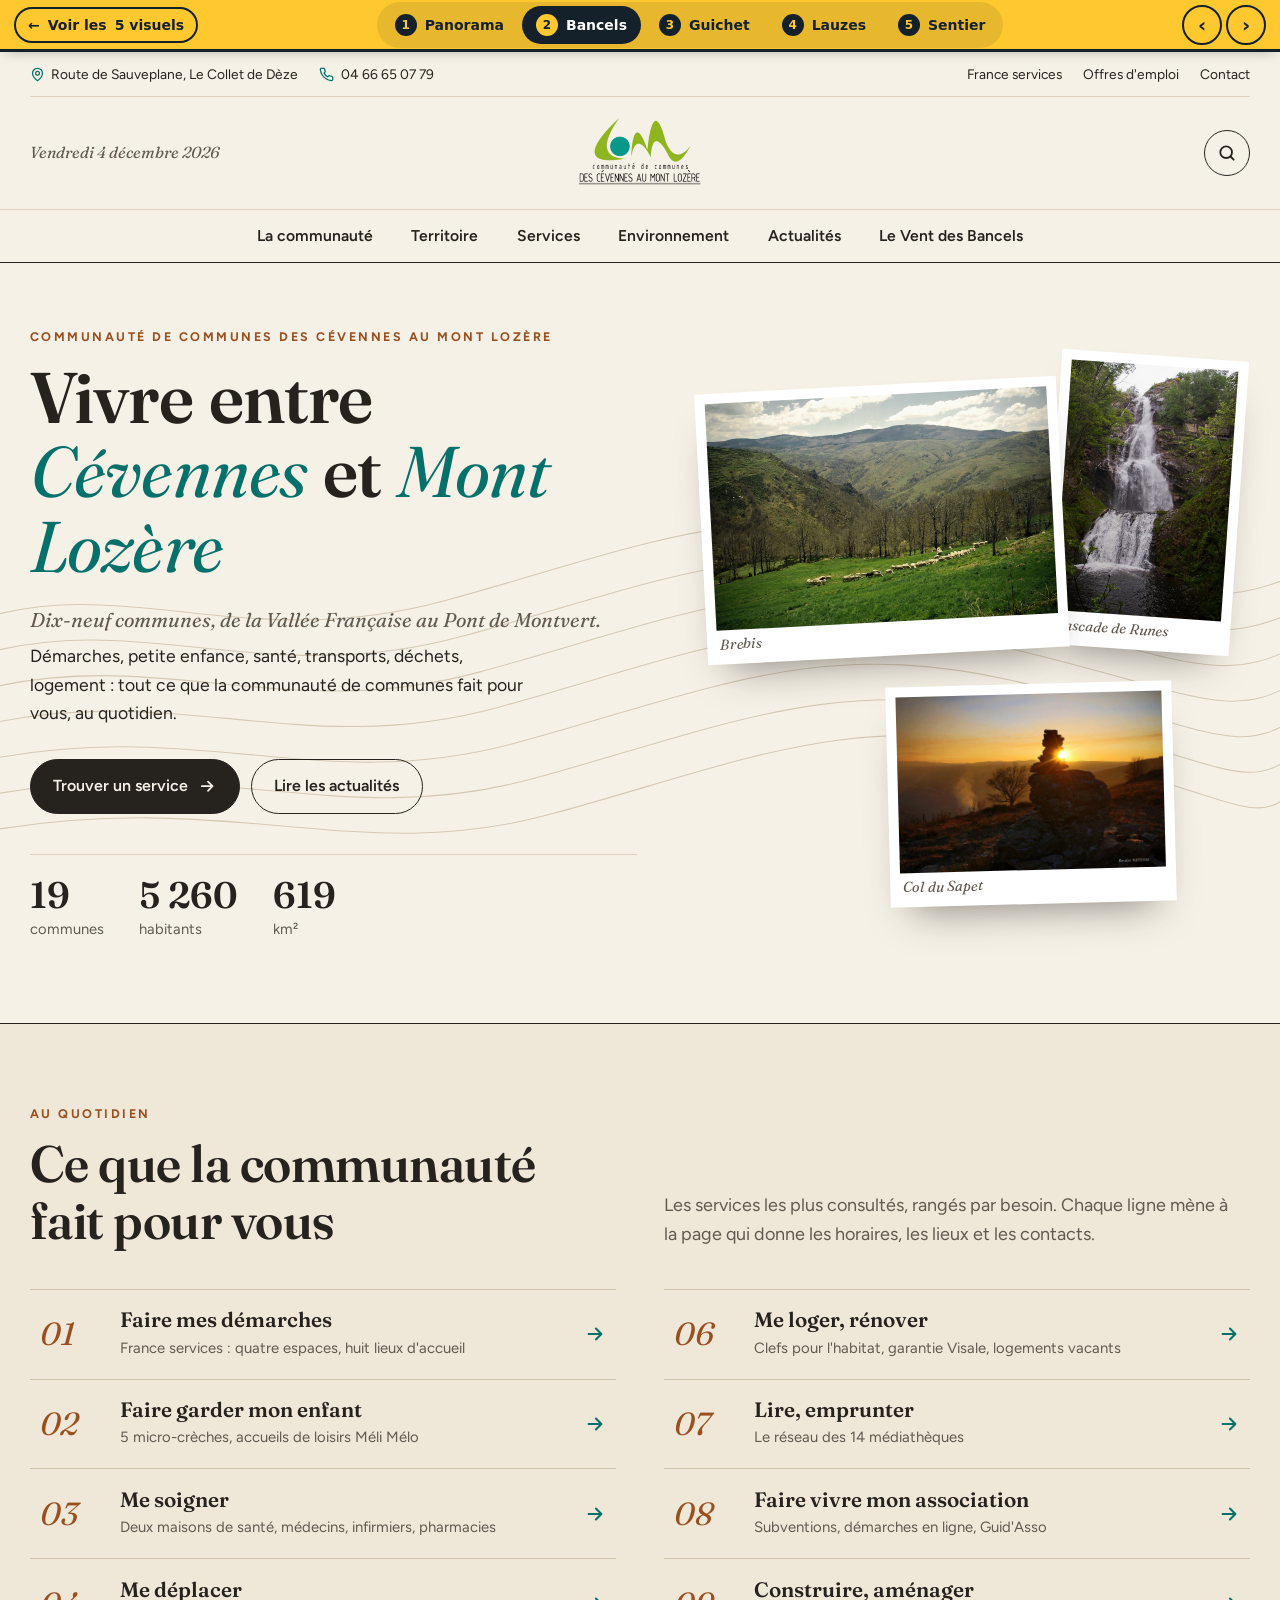
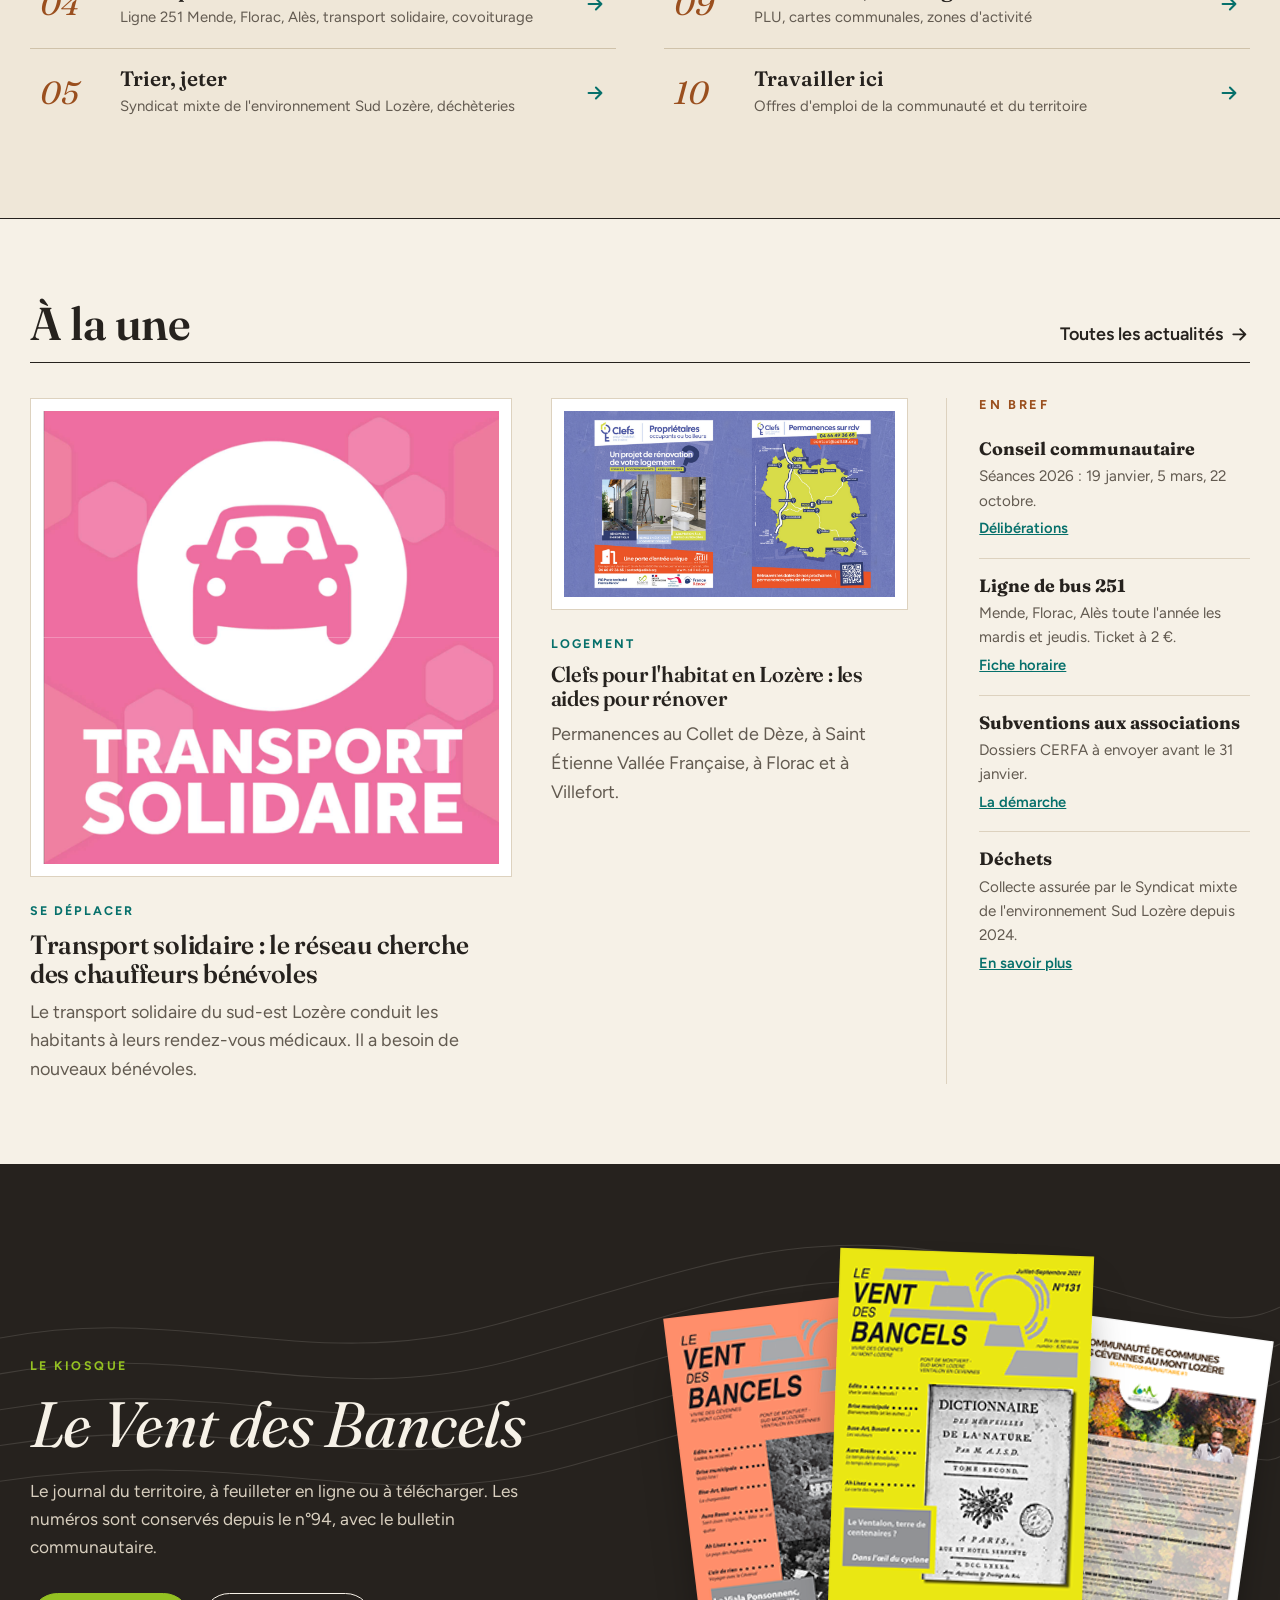
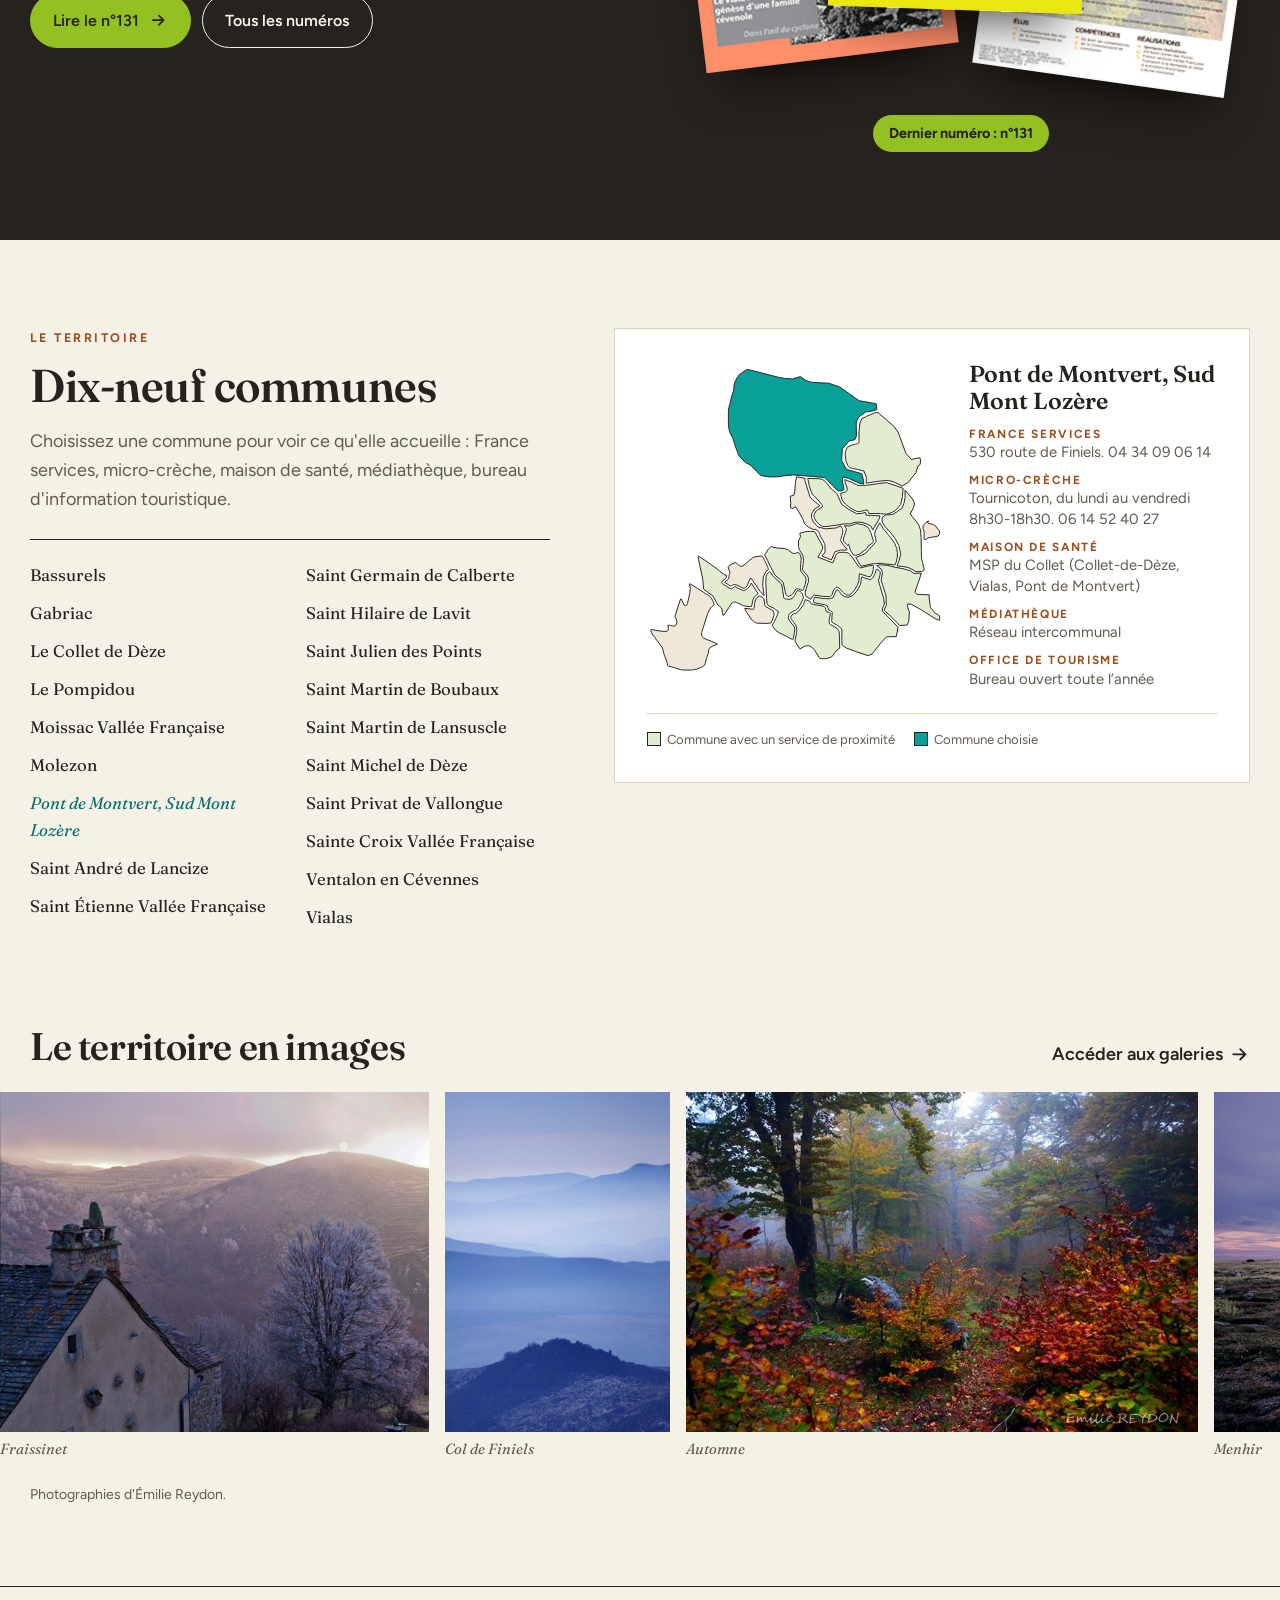
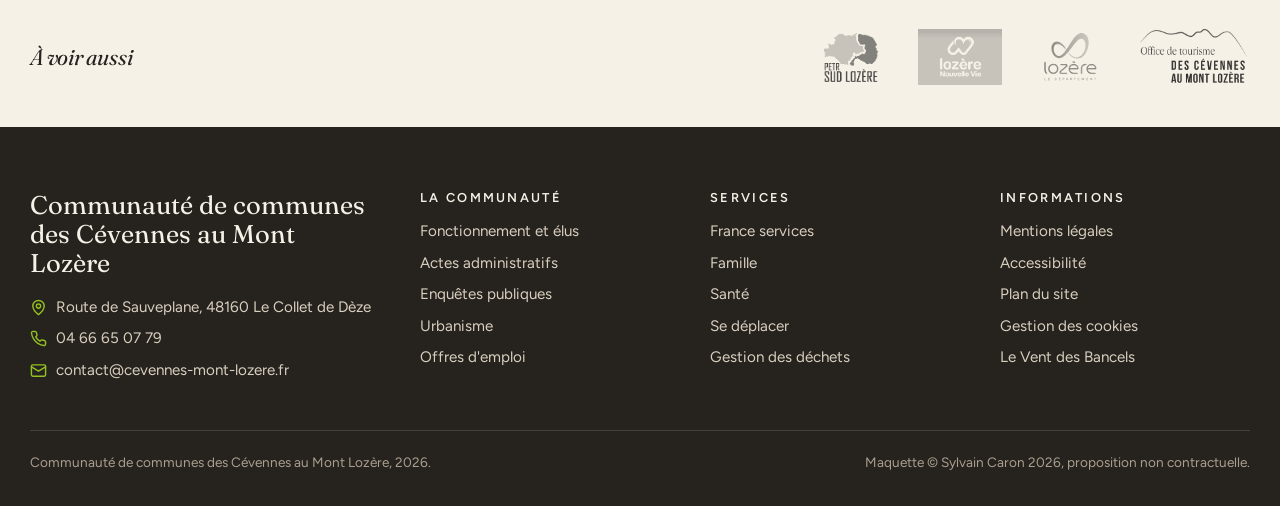
<file: maquette-2-bancels.html>
<!DOCTYPE html>
<html lang="fr">
<head>
<meta charset="utf-8">
<meta name="viewport" content="width=device-width, initial-scale=1">
<title>Maquette 2 Bancels : Communauté de communes des Cévennes au Mont Lozère</title>
<meta name="robots" content="noindex, nofollow">
<meta name="author" content="Sylvain Caron">
<meta name="copyright" content="Maquette (c) Sylvain Caron 2026. Proposition non contractuelle. Reproduction et réutilisation interdites sans accord écrit.">
<!-- Maquette page d'accueil, refonte Symfony du site cevennes-mont-lozere.fr. (c) Sylvain Caron 2026. Proposition non contractuelle. -->
<link rel="stylesheet" href="assets/barre.css">
<link rel="preconnect" href="https://fonts.googleapis.com">
<link rel="preconnect" href="https://fonts.gstatic.com" crossorigin>
<link href="https://fonts.googleapis.com/css2?family=Fraunces:opsz,wght@9..144,400;9..144,600;9..144,700&family=Figtree:wght@400;500;600;700&display=swap" rel="stylesheet">
<style>
:root{
  --papier:#f6f1e7; --papier-2:#efe7d8; --schiste:#26221e; --schiste-2:#3a342e; --gris:#625a50; --ligne:#ddd2bf;
  --teal:#08a099; --teal-d:#06706b; --vert:#94c122; --vert-d:#4f6b0c; --ocre:#9a4f1e;
  --display:'Fraunces',Georgia,serif; --body:'Figtree',system-ui,sans-serif;
  --r:6px;
}
*{box-sizing:border-box;margin:0;padding:0}
html{scroll-behavior:smooth}
body{font-family:var(--body);color:var(--schiste);background:var(--papier);line-height:1.6;font-size:18px;-webkit-font-smoothing:antialiased;overflow-x:hidden}
img{display:block;max-width:100%}
a{color:var(--teal-d)}
h1,h2,h3{font-family:var(--display);font-weight:600;line-height:1.1;letter-spacing:-.01em;font-variation-settings:"opsz" 72}
.wrap{width:min(1220px,100% - 40px);margin-inline:auto}
.ico{width:1.15em;height:1.15em;flex:none}
.sr{position:absolute;width:1px;height:1px;overflow:hidden;clip:rect(0 0 0 0);white-space:nowrap}
.evitement{position:absolute;left:12px;top:-60px;background:var(--schiste);color:#fff;padding:.6rem 1rem;border-radius:6px;font-weight:700;z-index:300;text-decoration:none}
.evitement:focus{top:12px}
a:focus-visible,button:focus-visible,input:focus-visible,[tabindex]:focus-visible{outline:3px solid var(--ocre);outline-offset:3px}
.btn{display:inline-flex;align-items:center;gap:.6rem;padding:.85rem 1.4rem;font-weight:600;text-decoration:none;cursor:pointer;border:1.5px solid var(--schiste);border-radius:999px;transition:background .2s,color .2s,transform .2s;font-size:1rem;font-family:var(--body)}
.btn-plein{background:var(--schiste);color:var(--papier)}
.btn-plein:hover{background:var(--teal-d);border-color:var(--teal-d)}
.btn-vide{color:var(--schiste)}
.btn-vide:hover{background:var(--schiste);color:var(--papier)}
.rubrique{font-family:var(--body);font-size:.78rem;font-weight:700;letter-spacing:.2em;text-transform:uppercase;color:var(--ocre);display:block;margin-bottom:.8rem}
.filet{border:0;border-top:1.5px solid var(--schiste)}
.reveal{opacity:0;transform:translateY(20px);transition:opacity .8s ease,transform .8s ease}
.reveal.in{opacity:1;transform:none}
@media(prefers-reduced-motion:reduce){.reveal{opacity:1;transform:none;transition:none}*{animation:none!important;transition:none!important;scroll-behavior:auto!important}}

/* titre du journal */
.tete{border-bottom:1.5px solid var(--schiste)}
.tete .ligne1{display:flex;justify-content:space-between;align-items:center;gap:1rem;font-size:.86rem;color:var(--gris);padding:.7rem 0;border-bottom:1px solid var(--ligne);flex-wrap:wrap}
.tete .ligne1 a{color:var(--schiste);text-decoration:none;display:inline-flex;gap:.4rem;align-items:center}
.tete .ligne1 a:hover{color:var(--teal-d)}
.tete .ligne1 .ico{width:15px;height:15px;color:var(--teal-d)}
.tete .ligne1 .g,.tete .ligne1 .d{display:flex;gap:1.3rem;align-items:center;flex-wrap:wrap}
.tete .ligne2{display:grid;grid-template-columns:1fr auto 1fr;align-items:center;gap:1rem;padding:1.1rem 0}
.tete .logo img{height:76px;width:auto;mix-blend-mode:multiply}
.tete .date{font-family:var(--display);font-style:italic;color:var(--gris);font-size:1rem}
.tete .actions{display:flex;justify-content:flex-end;gap:.6rem}
.rond{width:46px;height:46px;border-radius:50%;border:1.5px solid var(--schiste);display:grid;place-items:center;color:var(--schiste);background:transparent;cursor:pointer;text-decoration:none;transition:background .2s,color .2s}
.rond:hover{background:var(--schiste);color:var(--papier)}
.rond .ico{width:20px;height:20px}
.burger{display:none}
.nav{border-top:1px solid var(--ligne)}
.nav ul{list-style:none;display:flex;justify-content:center;gap:.2rem;flex-wrap:wrap}
.nav a{display:block;padding:.85rem 1.1rem;text-decoration:none;color:var(--schiste);font-weight:600;font-size:.98rem;position:relative}
.nav a::after{content:"";position:absolute;left:1.1rem;right:1.1rem;bottom:.55rem;height:2px;background:var(--ocre);transform:scaleX(0);transform-origin:left;transition:transform .25s}
.nav a:hover::after{transform:scaleX(1)}

/* une */
.une{position:relative;padding:4rem 0 5rem;overflow:hidden}
.une .courbes{position:absolute;inset:0;z-index:0;opacity:.55;pointer-events:none}
.une .wrap{position:relative;z-index:1;display:grid;grid-template-columns:1.05fr .95fr;gap:4rem;align-items:center}
.une h1{font-size:clamp(2.6rem,5.6vw,5rem);font-weight:600;line-height:1.04;letter-spacing:-.012em;word-spacing:.04em}
.une h1 em{font-style:italic;color:var(--teal-d);font-weight:400}
.une .sous{font-family:var(--display);font-size:1.25rem;color:var(--gris);margin:1.3rem 0 .4rem;font-style:italic}
.une p.chapo{font-size:1.1rem;max-width:46ch;margin:.4rem 0 2rem}
.une .boutons{display:flex;gap:.7rem;flex-wrap:wrap}
.chiffres{display:flex;gap:2.2rem;margin-top:2.5rem;padding-top:1.4rem;border-top:1px solid var(--ligne)}
.chiffres b{display:block;font-family:var(--display);font-size:2.3rem;line-height:1;font-weight:600}
.chiffres span{color:var(--gris);font-size:.92rem}
.collage{position:relative;height:560px}
.collage figure{position:absolute;background:#fff;padding:10px 10px 34px;box-shadow:0 24px 40px -22px rgba(38,34,30,.55);transition:transform .4s}
.collage figure:hover{transform:rotate(0) translateY(-6px)!important;z-index:5}
.collage img{width:100%;height:auto}
.collage figcaption{position:absolute;left:12px;bottom:8px;font-family:var(--display);font-style:italic;font-size:.9rem;color:var(--gris)}
.collage .c1{width:66%;left:0;top:30px;transform:rotate(-3deg);z-index:2}
.collage .c2{width:34%;right:2%;top:0;transform:rotate(4deg);z-index:1}
.collage .c3{width:52%;right:14%;bottom:10px;transform:rotate(-1.5deg);z-index:3}

/* quotidien */
.quotidien{background:var(--papier-2);padding:5rem 0;border-top:1.5px solid var(--schiste);border-bottom:1.5px solid var(--schiste)}
.quotidien .entete-section{display:grid;grid-template-columns:1fr 1fr;gap:3rem;align-items:end;margin-bottom:2.5rem}
.quotidien h2{font-size:clamp(2.1rem,4vw,3.3rem)}
.quotidien .entete-section p{color:var(--gris);max-width:48ch}
.index{display:grid;grid-template-columns:1fr 1fr;grid-template-rows:repeat(5,auto);grid-auto-flow:column;column-gap:3rem}
.index a{display:grid;grid-template-columns:64px 1fr auto;gap:1rem;align-items:center;padding:1.15rem .6rem;border-top:1px solid #cfc2aa;text-decoration:none;color:var(--schiste);transition:background .2s,padding .2s}
.index a:hover{background:rgba(255,255,255,.55);padding-left:1rem}
.index .n{font-family:var(--display);font-size:2rem;color:var(--ocre);font-weight:400;font-style:italic;line-height:1}
.index b{font-family:var(--display);font-weight:600;font-size:1.3rem;display:block;line-height:1.2}
.index small{display:block;color:var(--gris);font-size:.93rem;margin-top:.2rem}
.index .ico{width:22px;height:22px;color:var(--teal-d);transition:transform .2s}
.index a:hover .ico{transform:translateX(5px)}

/* a la une */
.journal{padding:5rem 0}
.journal .tetiere{display:flex;justify-content:space-between;align-items:baseline;gap:1rem;border-bottom:1.5px solid var(--schiste);padding-bottom:.8rem;margin-bottom:2.2rem;flex-wrap:wrap}
.journal h2{font-size:clamp(2rem,3.6vw,3rem)}
.journal .tetiere a{font-weight:600;text-decoration:none;color:var(--schiste);display:inline-flex;gap:.4rem;align-items:center}
.journal .grille{display:grid;grid-template-columns:1.35fr 1fr .85fr;gap:2.4rem}
.article{text-decoration:none;color:var(--schiste);display:block}
.article .vis{background:#fff;border:1px solid var(--ligne);padding:12px;margin-bottom:1.1rem}
.article .vis img{width:100%;height:auto}
.article .theme{font-size:.78rem;font-weight:700;letter-spacing:.16em;text-transform:uppercase;color:var(--teal-d)}
.article h3{font-size:1.65rem;margin:.4rem 0 .6rem;transition:color .2s}
.article:hover h3{color:var(--teal-d)}
.article p{color:var(--gris)}
.article.second h3{font-size:1.35rem}
.bref{border-left:1px solid var(--ligne);padding-left:2rem}
.bref h3{font-family:var(--body);font-size:.8rem;font-weight:700;letter-spacing:.2em;text-transform:uppercase;color:var(--ocre);margin-bottom:.6rem}
.bref article{padding:1rem 0;border-bottom:1px solid var(--ligne)}
.bref article:last-child{border-bottom:0}
.bref b{font-family:var(--display);font-size:1.12rem;display:block;margin-bottom:.25rem;line-height:1.25}
.bref p{font-size:.95rem;color:var(--gris)}
.bref a{font-weight:600;font-size:.92rem}

/* vent des bancels */
.vdb{background:var(--schiste);color:var(--papier);padding:5.5rem 0;position:relative;overflow:hidden}
.vdb .courbes{position:absolute;inset:0;opacity:.13;pointer-events:none}
.vdb .wrap{position:relative;display:grid;grid-template-columns:1fr 1fr;gap:4rem;align-items:center}
.vdb .rubrique{color:var(--vert)}
.vdb h2{font-size:clamp(2.4rem,5vw,4.2rem);font-style:italic;font-weight:400}
.vdb p{color:#d8cfbf;margin:1.2rem 0 2rem;max-width:46ch;font-size:1.08rem}
.vdb .btn{border-color:var(--papier);color:var(--papier)}
.vdb .btn:hover{background:var(--papier);color:var(--schiste)}
.vdb .btn-plein{background:var(--vert);border-color:var(--vert);color:var(--schiste)}
.vdb .btn-plein:hover{background:#a8d33a;border-color:#a8d33a;color:var(--schiste)}
.vdb .boutons{display:flex;gap:.7rem;flex-wrap:wrap}
.pile{position:relative;height:500px}
.pile a{position:absolute;width:44%;box-shadow:0 30px 50px -20px rgba(0,0,0,.7);transition:transform .4s}
.pile a img{width:100%;height:auto}
.pile .p1{left:28%;top:0;transform:rotate(2deg);z-index:3}
.pile .p2{left:2%;top:50px;transform:rotate(-7deg);z-index:2}
.pile .p3{right:0;top:70px;transform:rotate(8deg);z-index:1}
.pile a:hover{transform:rotate(0) translateY(-10px);z-index:6}
.pile .tag{position:absolute;left:50%;bottom:0;transform:translateX(-50%);background:var(--vert);color:var(--schiste);font-weight:700;padding:.45rem 1rem;border-radius:999px;font-size:.9rem;white-space:nowrap;z-index:7}

/* territoire */
.territoire{padding:5.5rem 0}
.territoire .wrap{display:grid;grid-template-columns:.9fr 1.1fr;gap:4rem;align-items:start}
.territoire h2{font-size:clamp(2rem,3.6vw,3rem)}
.territoire .intro{color:var(--gris);margin:1rem 0 1.6rem}
.communes{list-style:none;columns:2;column-gap:2rem;border-top:1.5px solid var(--schiste);padding-top:1rem}
.communes li{break-inside:avoid}
.communes a{display:block;padding:.32rem 0;color:var(--schiste);text-decoration:none;font-family:var(--display);font-size:1.05rem;border-bottom:1px dotted transparent;transition:color .15s}
.communes li.active a,.communes a:hover{color:var(--teal-d);font-style:italic}
.carte-cadre{position:relative;background:#fff;border:1px solid var(--ligne);padding:2rem;display:grid;grid-template-columns:1.2fr 1fr;gap:1.5rem;align-items:center}
.carte-svg{width:100%;height:auto}
.commune{fill:var(--papier-2);stroke:var(--schiste);stroke-width:2;cursor:pointer;transition:fill .2s}
.commune.a-services{fill:#e2ecd0}
.commune:hover,.commune.active{fill:var(--teal)}
.commune:focus-visible{outline:none;fill:var(--teal);stroke-width:4}
.fiche{font-size:.93rem}
.fiche-nom{display:block;font-family:var(--display);font-size:1.45rem;font-weight:600;line-height:1.15;margin-bottom:.7rem}
.fiche-liste{list-style:none;display:grid;gap:.55rem}
.fiche-liste li{line-height:1.4;color:var(--gris)}
.fiche-liste i{display:block;font-style:normal;font-weight:700;font-size:.74rem;letter-spacing:.14em;text-transform:uppercase;color:var(--ocre)}
.fiche-vide{color:var(--gris);font-style:italic;font-family:var(--display)}
.legende{grid-column:1/-1;display:flex;gap:1.2rem;font-size:.82rem;color:var(--gris);border-top:1px solid var(--ligne);padding-top:.9rem}
.legende i{display:inline-block;width:14px;height:14px;border:1px solid var(--schiste);vertical-align:-2px;margin-right:.35rem}

/* bande photo, hauteur fixe, largeur naturelle : aucune photo recadrée */
.bande{padding:0 0 5rem}
.bande .tetiere{display:flex;justify-content:space-between;align-items:baseline;gap:1rem;margin-bottom:1.4rem;flex-wrap:wrap}
.bande h2{font-size:clamp(1.8rem,3vw,2.4rem)}
.bande .tetiere a{font-weight:600;text-decoration:none;color:var(--schiste);display:inline-flex;gap:.4rem;align-items:center}
.defile::before,.defile::after{content:"";flex:none;width:max(4px,calc((100vw - 1220px)/2 - 1rem))}
.defile{display:flex;gap:1rem;overflow-x:auto;padding:0 0 1rem;scroll-snap-type:x mandatory;scrollbar-width:thin}
.defile figure{flex:none;scroll-snap-align:start}
.defile img{height:340px;width:auto;max-width:none}
.defile figcaption{font-family:var(--display);font-style:italic;color:var(--gris);font-size:.92rem;margin-top:.4rem}
.bande .credit{font-size:.88rem;color:var(--gris);margin-top:.4rem}

/* partenaires */
.partenaires{border-top:1.5px solid var(--schiste);padding:2.6rem 0}
.partenaires .wrap{display:flex;justify-content:space-between;align-items:center;gap:2rem;flex-wrap:wrap}
.partenaires h2{font-size:1.4rem;font-style:italic;font-weight:400}
.logos{display:flex;gap:2.4rem;flex-wrap:wrap;align-items:center}
.logos img{height:56px;width:auto;mix-blend-mode:multiply;filter:grayscale(1) contrast(1.1);opacity:.8;transition:filter .25s,opacity .25s}
.logos a:hover img{filter:none;opacity:1}

/* pied */
.pied-site{background:var(--schiste);color:#d8cfbf;padding:4rem 0 2rem;font-size:.95rem}
.pied-site .cols{display:grid;grid-template-columns:1.4fr 1fr 1fr 1fr;gap:2.5rem}
.pied-site .nom{font-family:var(--display);font-size:1.6rem;color:var(--papier);line-height:1.15;margin-bottom:1rem}
.pied-site h3{font-family:var(--body);color:var(--papier);font-size:.8rem;letter-spacing:.18em;text-transform:uppercase;margin-bottom:.9rem}
.pied-site ul{list-style:none;display:grid;gap:.45rem}
.pied-site a{color:#d8cfbf;text-decoration:none}
.pied-site a:hover{color:#fff;text-decoration:underline}
.pied-site .contact li{display:flex;gap:.55rem}
.pied-site .contact .ico{width:17px;height:17px;color:var(--vert);margin-top:.25rem}
.pied-site .bas{border-top:1px solid rgba(255,255,255,.14);margin-top:3rem;padding-top:1.3rem;display:flex;justify-content:space-between;gap:1rem;flex-wrap:wrap;font-size:.85rem;color:#a99f8f}

@media(max-width:1060px){
  .une .wrap,.vdb .wrap,.territoire .wrap{grid-template-columns:1fr}
  .collage{height:520px;max-width:640px}
  .journal .grille{grid-template-columns:1fr 1fr}
  .bref{grid-column:1/-1;border-left:0;padding-left:0;border-top:1.5px solid var(--schiste);padding-top:1rem;display:grid;grid-template-columns:repeat(2,1fr);column-gap:2rem}
  .bref h3{grid-column:1/-1}
  .pied-site .cols{grid-template-columns:1fr 1fr}
}
@media(max-width:860px){
  .nav{display:none}
  .nav.open{display:block}
  .nav ul{flex-direction:column;align-items:stretch;padding:.5rem 0}
  .burger{display:grid}
  .tete .ligne2{grid-template-columns:auto 1fr}
  .tete .date{display:none}
  .quotidien .entete-section,.index{grid-template-columns:1fr}
  .index{grid-template-rows:none;grid-auto-flow:row}
  .carte-cadre{grid-template-columns:1fr}
}
@media(max-width:640px){
  body{font-size:17px}
  .tete .ligne1 .d,.tete .ligne1 .g a:first-child{display:none}
  .tete .logo img{height:58px}
  .une{padding:2.5rem 0 3.5rem}
  .collage{height:380px}
  .collage .c2 figcaption{display:none}
  .chiffres{gap:1.4rem}
  .chiffres b{font-size:1.8rem}
  .journal .grille,.bref{grid-template-columns:1fr}
  .pile{height:340px}
  .communes{columns:1}
  .carte-cadre{padding:1.2rem}
  .defile img{height:240px}
  .index a{grid-template-columns:48px 1fr auto}
  .index .n{font-size:1.6rem}
  .pied-site .cols{grid-template-columns:1fr}
}
</style>
</head>
<body>
<!--ICONES--><svg xmlns="http://www.w3.org/2000/svg" style="display:none" aria-hidden="true">
<symbol id="i-fleche" viewBox="0 0 24 24" fill="none" stroke="currentColor" stroke-width="2.2" stroke-linecap="round" stroke-linejoin="round"><path d="M5 12h14M13 6l6 6-6 6"/></symbol>
<symbol id="i-loupe" viewBox="0 0 24 24" fill="none" stroke="currentColor" stroke-width="2.2" stroke-linecap="round"><circle cx="11" cy="11" r="7"/><path d="m20 20-3.5-3.5"/></symbol>
<symbol id="i-tel" viewBox="0 0 24 24" fill="none" stroke="currentColor" stroke-width="2" stroke-linecap="round" stroke-linejoin="round"><path d="M22 16.9v3a2 2 0 0 1-2.2 2 19.8 19.8 0 0 1-8.6-3.1 19.5 19.5 0 0 1-6-6A19.8 19.8 0 0 1 2.1 4.2 2 2 0 0 1 4.1 2h3a2 2 0 0 1 2 1.7c.1.9.4 1.8.7 2.7a2 2 0 0 1-.5 2.1L8 9.8a16 16 0 0 0 6 6l1.3-1.3a2 2 0 0 1 2.1-.4c.9.3 1.8.6 2.7.7a2 2 0 0 1 1.7 2z"/></symbol>
<symbol id="i-mail" viewBox="0 0 24 24" fill="none" stroke="currentColor" stroke-width="2" stroke-linecap="round" stroke-linejoin="round"><rect x="2" y="4" width="20" height="16" rx="2"/><path d="m22 7-10 6L2 7"/></symbol>
<symbol id="i-lieu" viewBox="0 0 24 24" fill="none" stroke="currentColor" stroke-width="2" stroke-linecap="round" stroke-linejoin="round"><path d="M20 10c0 6-8 12-8 12s-8-6-8-12a8 8 0 0 1 16 0Z"/><circle cx="12" cy="10" r="3"/></symbol>
<symbol id="i-bus" viewBox="0 0 24 24" fill="none" stroke="currentColor" stroke-width="2" stroke-linecap="round" stroke-linejoin="round"><rect x="4" y="3" width="16" height="15" rx="3"/><path d="M4 11h16M8 3v8M16 3v8M7 18v3M17 18v3"/><circle cx="8" cy="14.5" r=".6" fill="currentColor"/><circle cx="16" cy="14.5" r=".6" fill="currentColor"/></symbol>
<symbol id="i-mairie" viewBox="0 0 24 24" fill="none" stroke="currentColor" stroke-width="2" stroke-linecap="round" stroke-linejoin="round"><path d="M3 21h18M5 18v-7M9.5 18v-7M14.5 18v-7M19 18v-7M12 3l9 5H3z"/></symbol>
<symbol id="i-enfant" viewBox="0 0 24 24" fill="none" stroke="currentColor" stroke-width="2" stroke-linecap="round" stroke-linejoin="round"><circle cx="12" cy="12" r="9.5"/><path d="M9 14.5s1 1.5 3 1.5 3-1.5 3-1.5"/><path d="M9 9.5h.01M15 9.5h.01"/><path d="M12 2.5c-1.5 1.5-1 3 .5 3"/></symbol>
<symbol id="i-sante" viewBox="0 0 24 24" fill="none" stroke="currentColor" stroke-width="2" stroke-linecap="round" stroke-linejoin="round"><path d="M19 14c1.5-1.5 3-3.2 3-5.5A5.5 5.5 0 0 0 16.5 3c-1.8 0-3 .5-4.5 2-1.5-1.5-2.7-2-4.5-2A5.5 5.5 0 0 0 2 8.5c0 2.3 1.5 4 3 5.5l7 7Z"/><path d="M3.5 12H9l1-2 2 4.5 2-6 1.5 3.5h5"/></symbol>
<symbol id="i-dechets" viewBox="0 0 24 24" fill="none" stroke="currentColor" stroke-width="2" stroke-linecap="round" stroke-linejoin="round"><path d="M3 6h18M8 6V4h8v2M19 6l-1 14a2 2 0 0 1-2 2H8a2 2 0 0 1-2-2L5 6M10 11v6M14 11v6"/></symbol>
<symbol id="i-maison" viewBox="0 0 24 24" fill="none" stroke="currentColor" stroke-width="2" stroke-linecap="round" stroke-linejoin="round"><path d="m3 10 9-7 9 7v10a2 2 0 0 1-2 2H5a2 2 0 0 1-2-2z"/><path d="M9 22V12h6v10"/></symbol>
<symbol id="i-livre" viewBox="0 0 24 24" fill="none" stroke="currentColor" stroke-width="2" stroke-linecap="round" stroke-linejoin="round"><path d="M4 19.5A2.5 2.5 0 0 1 6.5 17H20V2H6.5A2.5 2.5 0 0 0 4 4.5z"/><path d="M4 19.5A2.5 2.5 0 0 0 6.5 22H20v-5"/></symbol>
<symbol id="i-assos" viewBox="0 0 24 24" fill="none" stroke="currentColor" stroke-width="2" stroke-linecap="round" stroke-linejoin="round"><path d="M16 21v-2a4 4 0 0 0-4-4H6a4 4 0 0 0-4 4v2"/><circle cx="9" cy="7" r="4"/><path d="M22 21v-2a4 4 0 0 0-3-3.9M16 3.1a4 4 0 0 1 0 7.8"/></symbol>
<symbol id="i-agenda" viewBox="0 0 24 24" fill="none" stroke="currentColor" stroke-width="2" stroke-linecap="round" stroke-linejoin="round"><rect x="3" y="4" width="18" height="18" rx="2"/><path d="M16 2v4M8 2v4M3 10h18"/></symbol>
<symbol id="i-doc" viewBox="0 0 24 24" fill="none" stroke="currentColor" stroke-width="2" stroke-linecap="round" stroke-linejoin="round"><path d="M14 2H6a2 2 0 0 0-2 2v16a2 2 0 0 0 2 2h12a2 2 0 0 0 2-2V8z"/><path d="M14 2v6h6M16 13H8M16 17H8M10 9H8"/></symbol>
<symbol id="i-emploi" viewBox="0 0 24 24" fill="none" stroke="currentColor" stroke-width="2" stroke-linecap="round" stroke-linejoin="round"><rect x="2" y="7" width="20" height="14" rx="2"/><path d="M16 7V5a2 2 0 0 0-2-2h-4a2 2 0 0 0-2 2v2M2 13h20"/></symbol>
<symbol id="i-feuille" viewBox="0 0 24 24" fill="none" stroke="currentColor" stroke-width="2" stroke-linecap="round" stroke-linejoin="round"><path d="M11 20A7 7 0 0 1 9.8 6.1C15.5 5 17 4.5 19 2c1 2 2 4.2 2 8 0 5.5-4.8 10-10 10Z"/><path d="M2 21c0-3 1.9-5.4 5.1-6"/></symbol>
<symbol id="i-montagne" viewBox="0 0 24 24" fill="none" stroke="currentColor" stroke-width="2" stroke-linecap="round" stroke-linejoin="round"><path d="m8 3 4 8 5-5 5 15H2L8 3z"/></symbol>
<symbol id="i-horloge" viewBox="0 0 24 24" fill="none" stroke="currentColor" stroke-width="2" stroke-linecap="round" stroke-linejoin="round"><circle cx="12" cy="12" r="10"/><path d="M12 6v6l4 2"/></symbol>
<symbol id="i-plan" viewBox="0 0 24 24" fill="none" stroke="currentColor" stroke-width="2" stroke-linecap="round" stroke-linejoin="round"><path d="M3 6l6-3 6 3 6-3v15l-6 3-6-3-6 3z"/><path d="M9 3v15M15 6v15"/></symbol>
<symbol id="i-menu" viewBox="0 0 24 24" fill="none" stroke="currentColor" stroke-width="2.2" stroke-linecap="round"><path d="M4 6h16M4 12h16M4 18h16"/></symbol>
<symbol id="i-externe" viewBox="0 0 24 24" fill="none" stroke="currentColor" stroke-width="2" stroke-linecap="round" stroke-linejoin="round"><path d="M15 3h6v6M10 14 21 3M18 13v6a2 2 0 0 1-2 2H5a2 2 0 0 1-2-2V8a2 2 0 0 1 2-2h6"/></symbol>
<symbol id="i-photo" viewBox="0 0 24 24" fill="none" stroke="currentColor" stroke-width="2" stroke-linecap="round" stroke-linejoin="round"><path d="M14.5 4h-5L7 7H4a2 2 0 0 0-2 2v9a2 2 0 0 0 2 2h16a2 2 0 0 0 2-2V9a2 2 0 0 0-2-2h-3z"/><circle cx="12" cy="13" r="3"/></symbol>
<symbol id="i-coeur" viewBox="0 0 24 24" fill="none" stroke="currentColor" stroke-width="2" stroke-linecap="round" stroke-linejoin="round"><path d="M19 14c1.5-1.5 3-3.2 3-5.5A5.5 5.5 0 0 0 16.5 3c-1.8 0-3 .5-4.5 2-1.5-1.5-2.7-2-4.5-2A5.5 5.5 0 0 0 2 8.5c0 2.3 1.5 4 3 5.5l7 7Z"/></symbol>
<symbol id="i-boussole" viewBox="0 0 24 24" fill="none" stroke="currentColor" stroke-width="2" stroke-linecap="round" stroke-linejoin="round"><circle cx="12" cy="12" r="10"/><path d="m16.2 7.8-2.1 6.3-6.3 2.1 2.1-6.3z"/></symbol>
<symbol id="i-texte" viewBox="0 0 24 24" fill="none" stroke="currentColor" stroke-width="2" stroke-linecap="round" stroke-linejoin="round"><path d="M4 7V4h16v3M9 20h6M12 4v16"/></symbol>
<symbol id="i-contraste" viewBox="0 0 24 24" fill="none" stroke="currentColor" stroke-width="2"><circle cx="12" cy="12" r="10"/><path d="M12 2a10 10 0 0 1 0 20z" fill="currentColor"/></symbol>
</svg>
<!--/ICONES-->
<!--BARRE--><div class="barre-maq" role="navigation" aria-label="Navigation entre les maquettes"><a class="retour" href="index.html">&#8592; <span class="mot">Voir les</span> 5 visuels</a><div class="onglets"><a href="maquette-1-panorama.html"><b>1</b><span>Panorama</span></a><a href="maquette-2-bancels.html" class="actif" aria-current="page"><b>2</b><span>Bancels</span></a><a href="maquette-3-guichet.html"><b>3</b><span>Guichet</span></a><a href="maquette-4-lauzes.html"><b>4</b><span>Lauzes</span></a><a href="maquette-5-sentier.html"><b>5</b><span>Sentier</span></a></div><div class="fleches"><a href="maquette-1-panorama.html" title="Maquette précédente" aria-label="Maquette précédente">&#8249;</a><a href="maquette-3-guichet.html" title="Maquette suivante" aria-label="Maquette suivante">&#8250;</a></div></div><!--/BARRE-->
<a class="evitement" href="#contenu">Aller au contenu</a>

<header class="tete">
  <div class="wrap">
    <div class="ligne1">
      <div class="g">
        <a href="#"><svg class="ico"><use href="#i-lieu"/></svg>Route de Sauveplane, Le Collet de Dèze</a>
        <a href="tel:0466650779"><svg class="ico"><use href="#i-tel"/></svg>04 66 65 07 79</a>
      </div>
      <div class="d">
        <a href="#">France services</a>
        <a href="#">Offres d'emploi</a>
        <a href="#">Contact</a>
      </div>
    </div>
    <div class="ligne2">
      <span class="date" data-date>Vendredi 23 octobre 2026</span>
      <a class="logo" href="#" aria-label="Accueil"><img src="assets/img/logo.png" alt="Communauté de communes des Cévennes au Mont Lozère" width="280" height="150"></a>
      <div class="actions">
        <a class="rond" href="#" aria-label="Rechercher"><svg class="ico"><use href="#i-loupe"/></svg></a>
        <button class="rond burger" aria-expanded="false" aria-label="Ouvrir le menu"><svg class="ico"><use href="#i-menu"/></svg></button>
      </div>
    </div>
  </div>
  <nav class="nav" aria-label="Menu principal">
    <ul>
      <li><a href="#">La communauté</a></li>
      <li><a href="#territoire">Territoire</a></li>
      <li><a href="#quotidien">Services</a></li>
      <li><a href="#">Environnement</a></li>
      <li><a href="#actualites">Actualités</a></li>
      <li><a href="#kiosque">Le Vent des Bancels</a></li>
    </ul>
  </nav>
</header>

<main id="contenu">
  <section class="une">
    <svg class="courbes" viewBox="0 0 1440 700" preserveAspectRatio="none" aria-hidden="true" fill="none" stroke="#b9a98d" stroke-width="1.2">
      <path d="M-20 520 C 200 470, 340 560, 560 500 S 900 380, 1120 430 S 1380 520, 1460 470"/>
      <path d="M-20 560 C 220 510, 360 600, 580 540 S 920 420, 1140 470 S 1390 560, 1460 510"/>
      <path d="M-20 600 C 240 550, 380 640, 600 580 S 940 460, 1160 510 S 1400 600, 1460 550"/>
      <path d="M-20 640 C 260 590, 400 680, 620 620 S 960 500, 1180 550 S 1410 640, 1460 590"/>
      <path d="M-20 480 C 180 430, 320 520, 540 460 S 880 340, 1100 390 S 1370 480, 1460 430"/>
      <path d="M-20 440 C 160 390, 300 480, 520 420 S 860 300, 1080 350 S 1360 440, 1460 390"/>
      <path d="M-20 400 C 140 350, 280 440, 500 380 S 840 260, 1060 310 S 1350 400, 1460 350"/>
    </svg>
    <div class="wrap">
      <div class="reveal">
        <span class="rubrique">Communauté de communes des Cévennes au Mont Lozère</span>
        <h1>Vivre entre <em>Cévennes</em> et <em>Mont Lozère</em></h1>
        <p class="sous">Dix-neuf communes, de la Vallée Française au Pont de Montvert.</p>
        <p class="chapo">Démarches, petite enfance, santé, transports, déchets, logement : tout ce que la communauté de communes fait pour vous, au quotidien.</p>
        <div class="boutons">
          <a class="btn btn-plein" href="#quotidien">Trouver un service <svg class="ico"><use href="#i-fleche"/></svg></a>
          <a class="btn btn-vide" href="#actualites">Lire les actualités</a>
        </div>
        <div class="chiffres"><div><b>19</b><span>communes</span></div><div><b>5 260</b><span>habitants</span></div><div><b>619</b><span>km²</span></div></div>
      </div>
      <div class="collage reveal" aria-label="Photographies du territoire par Émilie Reydon">
        <figure class="c1"><img src="assets/img/galerie/brebis.jpg" alt="Troupeau de brebis dans une vallée verte" width="1200" height="797"><figcaption>Brebis</figcaption></figure>
        <figure class="c2"><img src="assets/img/galerie/cascade-de-runes.jpg" alt="Cascade de Runes" width="637" height="960"><figcaption>Cascade de Runes</figcaption></figure>
        <figure class="c3"><img src="assets/img/galerie/col-du-sapet.jpg" alt="Coucher de soleil au col du Sapet" width="1096" height="728"><figcaption>Col du Sapet</figcaption></figure>
      </div>
    </div>
  </section>

  <section class="quotidien" id="quotidien">
    <div class="wrap">
      <div class="entete-section reveal">
        <div><span class="rubrique">Au quotidien</span><h2>Ce que la communauté fait pour vous</h2></div>
        <p>Les services les plus consultés, rangés par besoin. Chaque ligne mène à la page qui donne les horaires, les lieux et les contacts.</p>
      </div>
      <nav class="index" aria-label="Services du quotidien">
        <a href="#" class="reveal"><span class="n">01</span><span><b>Faire mes démarches</b><small>France services : quatre espaces, huit lieux d'accueil</small></span><svg class="ico"><use href="#i-fleche"/></svg></a>
        <a href="#" class="reveal"><span class="n">02</span><span><b>Faire garder mon enfant</b><small>5 micro-crèches, accueils de loisirs Méli Mélo</small></span><svg class="ico"><use href="#i-fleche"/></svg></a>
        <a href="#" class="reveal"><span class="n">03</span><span><b>Me soigner</b><small>Deux maisons de santé, médecins, infirmiers, pharmacies</small></span><svg class="ico"><use href="#i-fleche"/></svg></a>
        <a href="#" class="reveal"><span class="n">04</span><span><b>Me déplacer</b><small>Ligne 251 Mende, Florac, Alès, transport solidaire, covoiturage</small></span><svg class="ico"><use href="#i-fleche"/></svg></a>
        <a href="#" class="reveal"><span class="n">05</span><span><b>Trier, jeter</b><small>Syndicat mixte de l'environnement Sud Lozère, déchèteries</small></span><svg class="ico"><use href="#i-fleche"/></svg></a>
        <a href="#" class="reveal"><span class="n">06</span><span><b>Me loger, rénover</b><small>Clefs pour l'habitat, garantie Visale, logements vacants</small></span><svg class="ico"><use href="#i-fleche"/></svg></a>
        <a href="#" class="reveal"><span class="n">07</span><span><b>Lire, emprunter</b><small>Le réseau des 14 médiathèques</small></span><svg class="ico"><use href="#i-fleche"/></svg></a>
        <a href="#" class="reveal"><span class="n">08</span><span><b>Faire vivre mon association</b><small>Subventions, démarches en ligne, Guid'Asso</small></span><svg class="ico"><use href="#i-fleche"/></svg></a>
        <a href="#" class="reveal"><span class="n">09</span><span><b>Construire, aménager</b><small>PLU, cartes communales, zones d'activité</small></span><svg class="ico"><use href="#i-fleche"/></svg></a>
        <a href="#" class="reveal"><span class="n">10</span><span><b>Travailler ici</b><small>Offres d'emploi de la communauté et du territoire</small></span><svg class="ico"><use href="#i-fleche"/></svg></a>
      </nav>
    </div>
  </section>

  <section class="journal" id="actualites">
    <div class="wrap">
      <div class="tetiere reveal"><h2>À la une</h2><a href="#">Toutes les actualités <svg class="ico"><use href="#i-fleche"/></svg></a></div>
      <div class="grille">
        <a class="article reveal" href="#">
          <div class="vis"><img src="assets/img/actus/transport-solidaire.png" alt="Transport solidaire" loading="lazy"></div>
          <span class="theme">Se déplacer</span>
          <h3>Transport solidaire : le réseau cherche des chauffeurs bénévoles</h3>
          <p>Le transport solidaire du sud-est Lozère conduit les habitants à leurs rendez-vous médicaux. Il a besoin de nouveaux bénévoles.</p>
        </a>
        <a class="article second reveal" href="#">
          <div class="vis"><img src="assets/img/actus/clefs-habitat.png" alt="Clefs pour l'habitat en Lozère" loading="lazy"></div>
          <span class="theme">Logement</span>
          <h3>Clefs pour l'habitat en Lozère : les aides pour rénover</h3>
          <p>Permanences au Collet de Dèze, à Saint Étienne Vallée Française, à Florac et à Villefort.</p>
        </a>
        <aside class="bref reveal" aria-label="En bref">
          <h3>En bref</h3>
          <article><b>Conseil communautaire</b><p>Séances 2026 : 19 janvier, 5 mars, 22 octobre.</p><a href="#">Délibérations</a></article>
          <article><b>Ligne de bus 251</b><p>Mende, Florac, Alès toute l'année les mardis et jeudis. Ticket à 2 €.</p><a href="#">Fiche horaire</a></article>
          <article><b>Subventions aux associations</b><p>Dossiers CERFA à envoyer avant le 31 janvier.</p><a href="#">La démarche</a></article>
          <article><b>Déchets</b><p>Collecte assurée par le Syndicat mixte de l'environnement Sud Lozère depuis 2024.</p><a href="#">En savoir plus</a></article>
        </aside>
      </div>
    </div>
  </section>

  <section class="vdb" id="kiosque">
    <svg class="courbes" viewBox="0 0 1440 700" preserveAspectRatio="none" aria-hidden="true" fill="none" stroke="#f6f1e7" stroke-width="1.2">
      <path d="M-20 200 C 200 150, 340 240, 560 180 S 900 60, 1120 110 S 1380 200, 1460 150"/>
      <path d="M-20 240 C 220 190, 360 280, 580 220 S 920 100, 1140 150 S 1390 240, 1460 190"/>
      <path d="M-20 280 C 240 230, 380 320, 600 260 S 940 140, 1160 190 S 1400 280, 1460 230"/>
      <path d="M-20 320 C 260 270, 400 360, 620 300 S 960 180, 1180 230 S 1410 320, 1460 270"/>
      <path d="M-20 360 C 280 310, 420 400, 640 340 S 980 220, 1200 270 S 1420 360, 1460 310"/>
    </svg>
    <div class="wrap">
      <div class="reveal">
        <span class="rubrique">Le kiosque</span>
        <h2>Le Vent des Bancels</h2>
        <p>Le journal du territoire, à feuilleter en ligne ou à télécharger. Les numéros sont conservés depuis le n°94, avec le bulletin communautaire.</p>
        <div class="boutons">
          <a class="btn btn-plein" href="#">Lire le n°131 <svg class="ico"><use href="#i-fleche"/></svg></a>
          <a class="btn" href="#">Tous les numéros</a>
        </div>
      </div>
      <div class="pile reveal">
        <a class="p2" href="#"><img src="assets/img/kiosque/vdb-130.png" alt="Le Vent des Bancels n°130" loading="lazy"></a>
        <a class="p3" href="#"><img src="assets/img/kiosque/bulletin-1.png" alt="Bulletin communautaire n°1" loading="lazy"></a>
        <a class="p1" href="#"><img src="assets/img/kiosque/vdb-131.png" alt="Le Vent des Bancels n°131" loading="lazy"></a>
        <span class="tag">Dernier numéro : n°131</span>
      </div>
    </div>
  </section>

  <section class="territoire" id="territoire" data-territoire>
    <div class="wrap">
      <div class="reveal">
        <span class="rubrique">Le territoire</span>
        <h2>Dix-neuf communes</h2>
        <p class="intro">Choisissez une commune pour voir ce qu'elle accueille : France services, micro-crèche, maison de santé, médiathèque, bureau d'information touristique.</p>
        <ul class="communes">
          <li data-commune="Bassurels"><a href="#">Bassurels</a></li><li data-commune="Gabriac"><a href="#">Gabriac</a></li><li data-commune="Le Collet de Dèze"><a href="#">Le Collet de Dèze</a></li><li data-commune="Le Pompidou"><a href="#">Le Pompidou</a></li><li data-commune="Moissac Vallée Française"><a href="#">Moissac Vallée Française</a></li><li data-commune="Molezon"><a href="#">Molezon</a></li><li data-commune="Pont de Montvert - Sud Mont Lozère"><a href="#">Pont de Montvert, Sud Mont Lozère</a></li><li data-commune="Saint André de Lancize"><a href="#">Saint André de Lancize</a></li><li data-commune="Saint Etienne Vallée Française"><a href="#">Saint Étienne Vallée Française</a></li><li data-commune="Saint Germain de Calberte"><a href="#">Saint Germain de Calberte</a></li><li data-commune="Saint Hilaire de Lavit"><a href="#">Saint Hilaire de Lavit</a></li><li data-commune="Saint Julien des Points"><a href="#">Saint Julien des Points</a></li><li data-commune="Saint Martin de Boubaux"><a href="#">Saint Martin de Boubaux</a></li><li data-commune="Saint Martin de Lansuscle"><a href="#">Saint Martin de Lansuscle</a></li><li data-commune="Saint Michel de Dèze"><a href="#">Saint Michel de Dèze</a></li><li data-commune="Saint Privat de Vallongue"><a href="#">Saint Privat de Vallongue</a></li><li data-commune="Sainte Croix Vallée Française"><a href="#">Sainte Croix Vallée Française</a></li><li data-commune="Ventalon en Cévennes"><a href="#">Ventalon en Cévennes</a></li><li data-commune="Vialas"><a href="#">Vialas</a></li>
        </ul>
      </div>
      <div class="carte-cadre reveal">
        <div data-carte="Pont de Montvert - Sud Mont Lozère"></div>
        <div class="fiche" data-fiche aria-live="polite"></div>
        <p class="legende"><span><i style="background:#e2ecd0"></i>Commune avec un service de proximité</span><span><i style="background:var(--teal)"></i>Commune choisie</span></p>
      </div>
    </div>
  </section>

  <section class="bande" aria-labelledby="t-images">
    <div class="wrap tetiere reveal"><h2 id="t-images">Le territoire en images</h2><a href="#">Accéder aux galeries <svg class="ico"><use href="#i-fleche"/></svg></a></div>
    <div class="defile" tabindex="0" aria-label="Photographies, faire défiler horizontalement">
      <figure><img src="assets/img/galerie/fraissinet.jpg" alt="Hameau de Fraissinet dans la brume" width="1200" height="952" loading="lazy"><figcaption>Fraissinet</figcaption></figure>
      <figure><img src="assets/img/galerie/col-de-finiels.jpg" alt="Brumes bleues au col de Finiels" width="478" height="720" loading="lazy"><figcaption>Col de Finiels</figcaption></figure>
      <figure><img src="assets/img/galerie/automne.jpg" alt="Forêt aux couleurs d'automne" width="720" height="478" loading="lazy"><figcaption>Automne</figcaption></figure>
      <figure><img src="assets/img/galerie/menhir.jpg" alt="Menhir sur le plateau au crépuscule" width="720" height="560" loading="lazy"><figcaption>Menhir</figcaption></figure>
      <figure><img src="assets/img/galerie/riviere.jpg" alt="Rivière aux eaux claires" width="508" height="720" loading="lazy"><figcaption>Rivière</figcaption></figure>
      <figure><img src="assets/img/galerie/fayard.jpg" alt="Hêtre centenaire" width="1200" height="797" loading="lazy"><figcaption>Fayard</figcaption></figure>
      <figure><img src="assets/img/galerie/cepe.jpg" alt="Cèpe dans la mousse" width="720" height="656" loading="lazy"><figcaption>Cèpe</figcaption></figure>
      <figure><img src="assets/img/galerie/prairie-pont.jpg" alt="Prairie fleurie et pont de pierre" width="720" height="478" loading="lazy"><figcaption>Prairie</figcaption></figure>
    </div>
    <p class="wrap credit">Photographies d'Émilie Reydon.</p>
  </section>

  <section class="partenaires" aria-labelledby="t-part">
    <div class="wrap">
      <h2 id="t-part">À voir aussi</h2>
      <div class="logos">
        <a href="#" title="PETR Sud Lozère"><img src="assets/img/partenaires/petr-sud-lozere.jpg" alt="PETR Sud Lozère" loading="lazy"></a>
        <a href="#" title="Lozère Nouvelle Vie"><img src="assets/img/partenaires/lozere-nouvelle-vie.png" alt="Lozère Nouvelle Vie" loading="lazy"></a>
        <a href="#" title="Département de la Lozère"><img src="assets/img/partenaires/departement-lozere.jpg" alt="Lozère, le Département" loading="lazy"></a>
        <a href="#" title="Office de tourisme"><img src="assets/img/partenaires/office-tourisme.png" alt="Office de tourisme des Cévennes au Mont Lozère" loading="lazy"></a>
      </div>
    </div>
  </section>
</main>

<footer class="pied-site">
  <div class="wrap">
    <div class="cols">
      <div>
        <p class="nom">Communauté de communes des Cévennes au Mont Lozère</p>
        <ul class="contact">
          <li><svg class="ico"><use href="#i-lieu"/></svg>Route de Sauveplane, 48160 Le Collet de Dèze</li>
          <li><svg class="ico"><use href="#i-tel"/></svg><a href="tel:0466650779">04 66 65 07 79</a></li>
          <li><svg class="ico"><use href="#i-mail"/></svg><a href="#">contact@cevennes-mont-lozere.fr</a></li>
        </ul>
      </div>
      <div><h3>La communauté</h3><ul><li><a href="#">Fonctionnement et élus</a></li><li><a href="#">Actes administratifs</a></li><li><a href="#">Enquêtes publiques</a></li><li><a href="#">Urbanisme</a></li><li><a href="#">Offres d'emploi</a></li></ul></div>
      <div><h3>Services</h3><ul><li><a href="#">France services</a></li><li><a href="#">Famille</a></li><li><a href="#">Santé</a></li><li><a href="#">Se déplacer</a></li><li><a href="#">Gestion des déchets</a></li></ul></div>
      <div><h3>Informations</h3><ul><li><a href="#">Mentions légales</a></li><li><a href="#">Accessibilité</a></li><li><a href="#">Plan du site</a></li><li><a href="#">Gestion des cookies</a></li><li><a href="#">Le Vent des Bancels</a></li></ul></div>
    </div>
    <div class="bas"><span>Communauté de communes des Cévennes au Mont Lozère, 2026.</span><span>Maquette © Sylvain Caron 2026, proposition non contractuelle.</span></div>
  </div>
</footer>

<script src="assets/traces.js"></script>
<script src="assets/commun.js"></script>
<script>
(function(){var d=document.querySelector('[data-date]');if(!d)return;try{var t=new Date().toLocaleDateString('fr-FR',{weekday:'long',day:'numeric',month:'long',year:'numeric'});d.textContent=t.charAt(0).toUpperCase()+t.slice(1);}catch(e){}})();
</script>
</body>
</html>
</file>
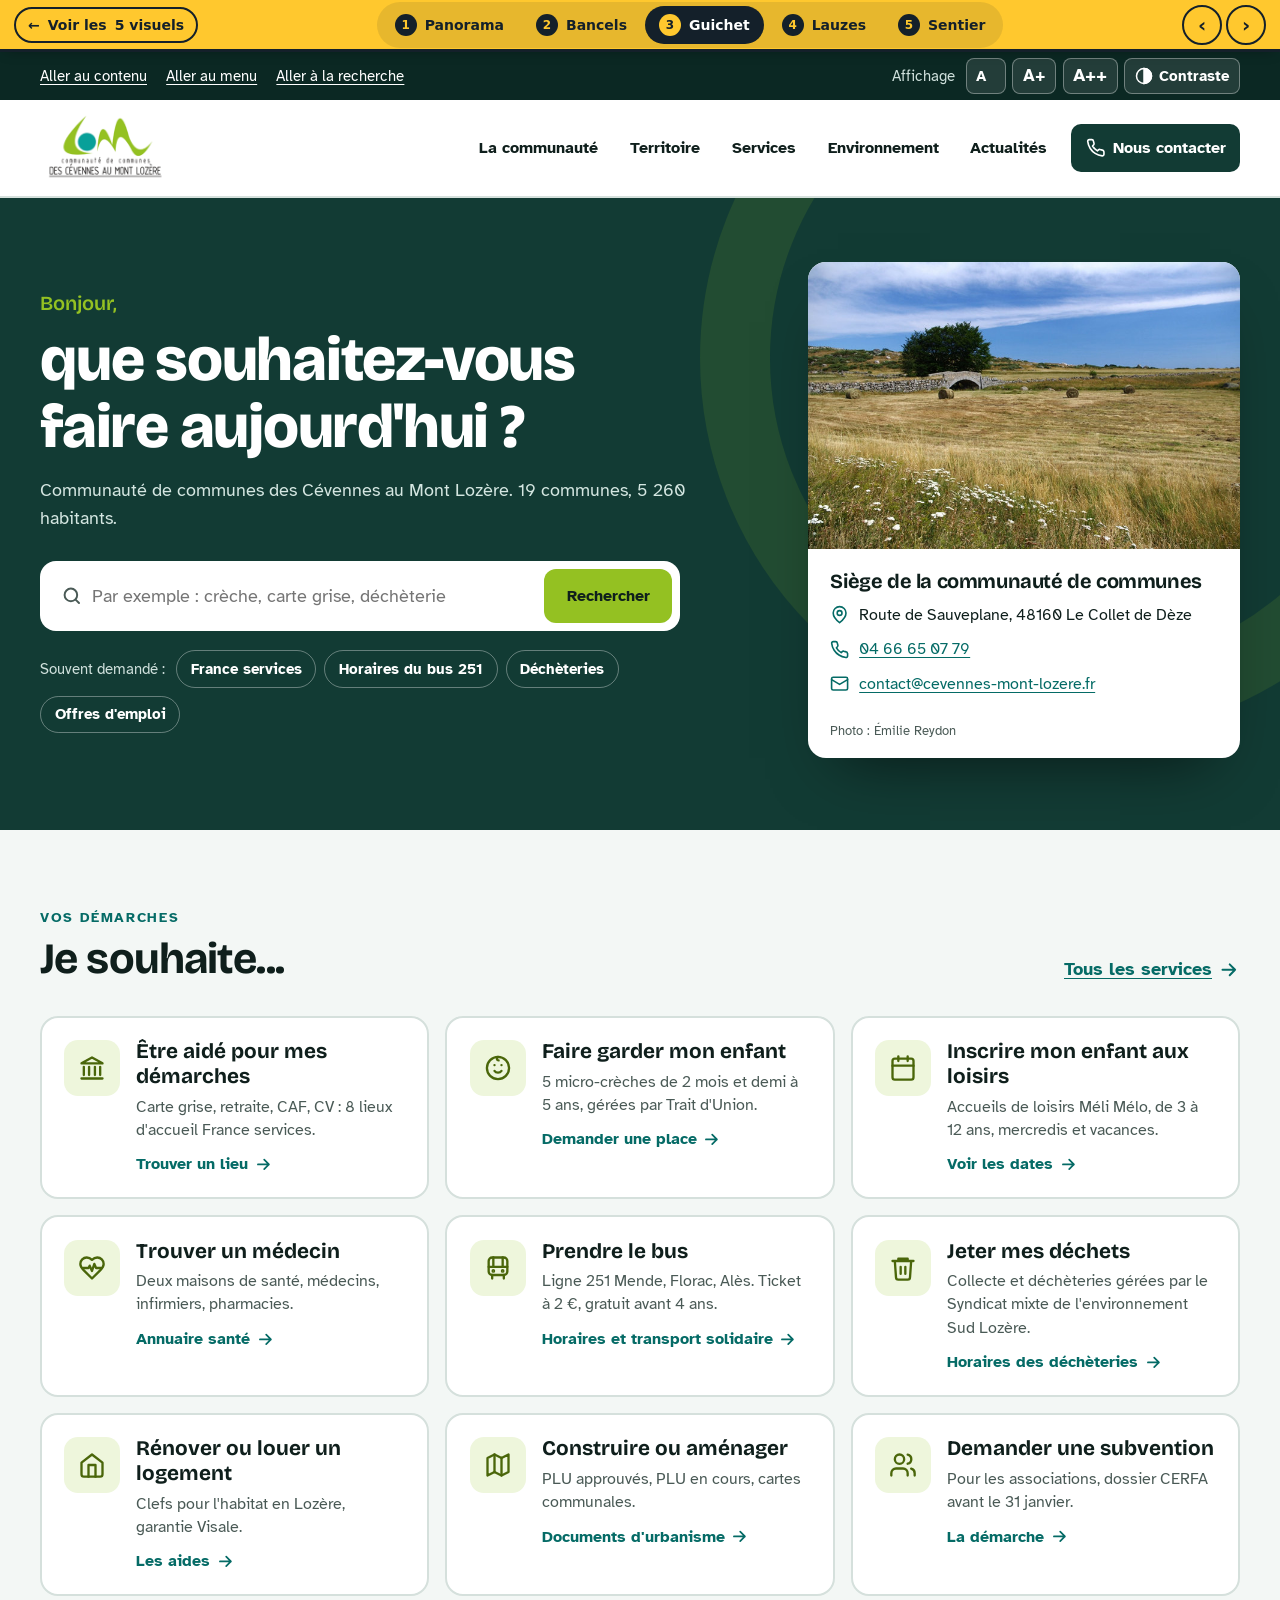
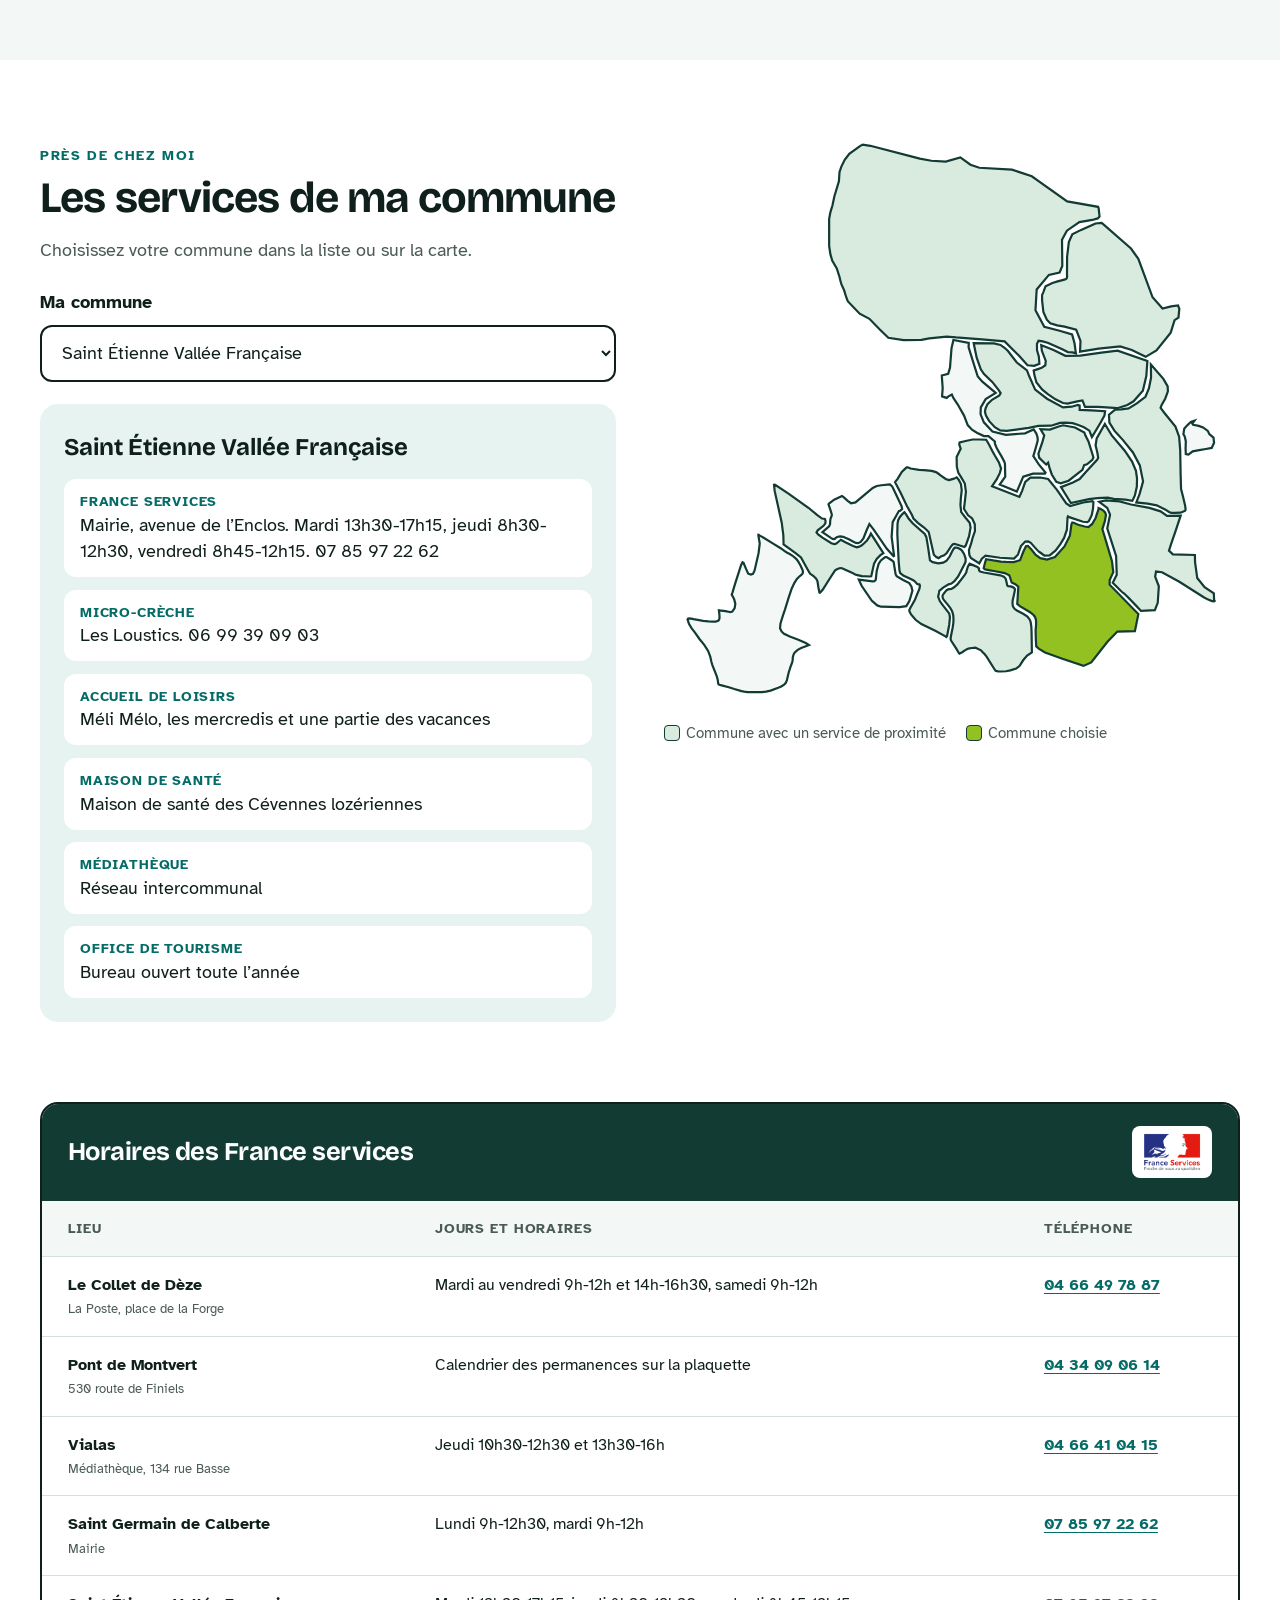
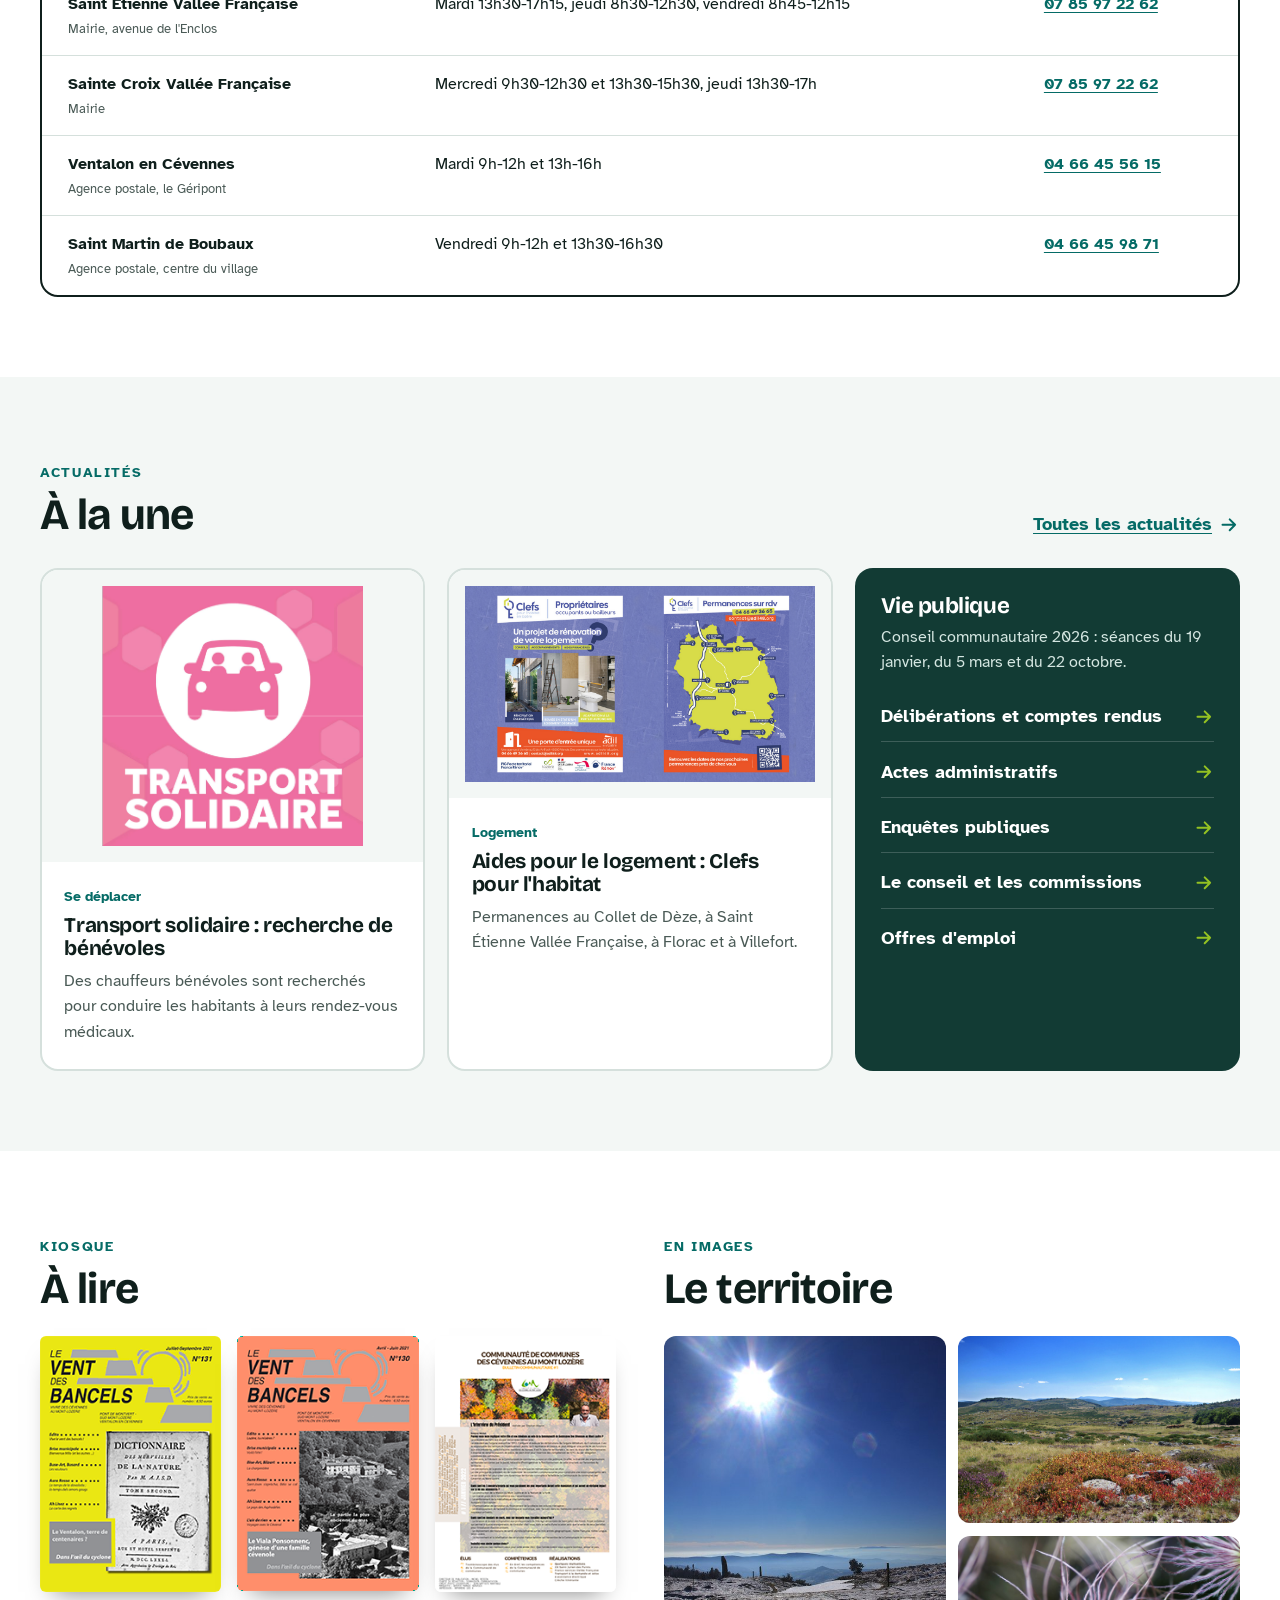
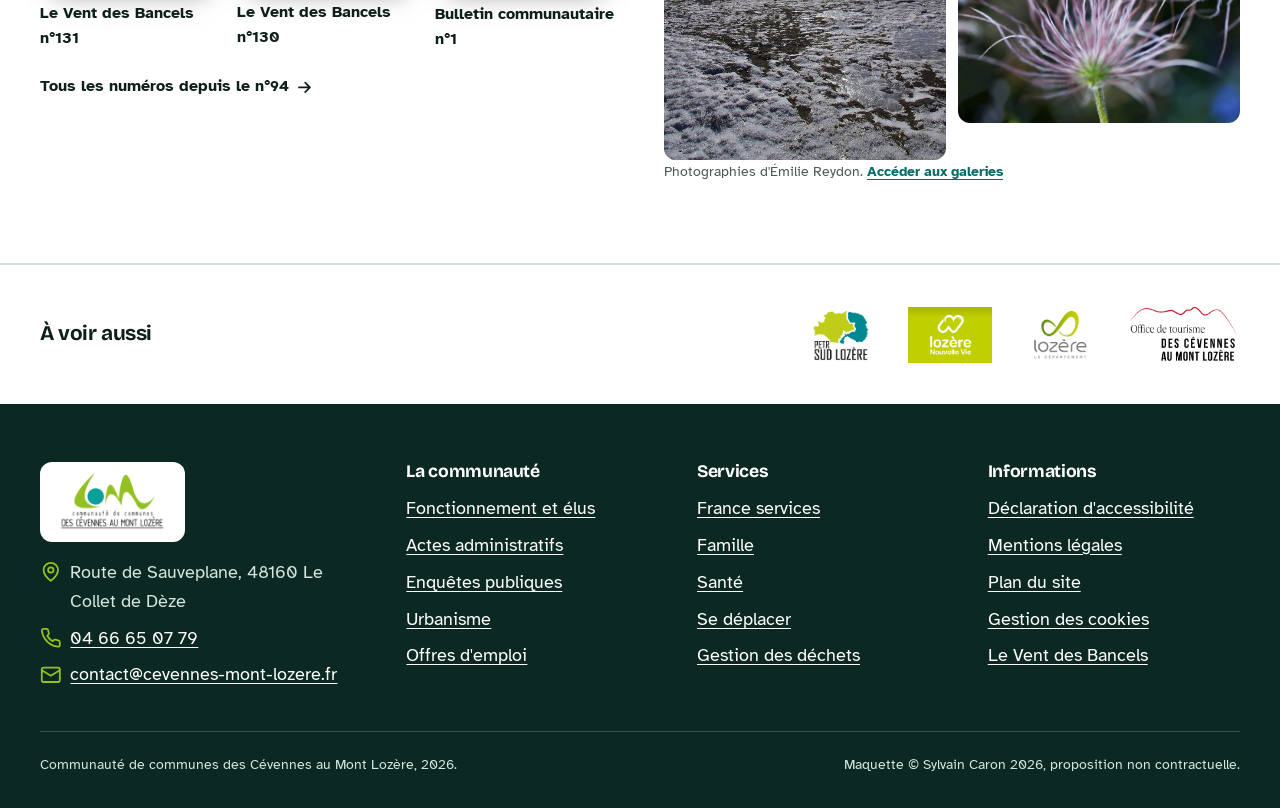
<file: maquette-3-guichet.html>
<!DOCTYPE html>
<html lang="fr">
<head>
<meta charset="utf-8">
<meta name="viewport" content="width=device-width, initial-scale=1">
<title>Maquette 3 Guichet : Communauté de communes des Cévennes au Mont Lozère</title>
<meta name="robots" content="noindex, nofollow">
<meta name="author" content="Sylvain Caron">
<meta name="copyright" content="Maquette (c) Sylvain Caron 2026. Proposition non contractuelle. Reproduction et réutilisation interdites sans accord écrit.">
<!-- Maquette page d'accueil, refonte Symfony du site cevennes-mont-lozere.fr. (c) Sylvain Caron 2026. Proposition non contractuelle. -->
<link rel="stylesheet" href="assets/barre.css">
<link rel="preconnect" href="https://fonts.googleapis.com">
<link rel="preconnect" href="https://fonts.gstatic.com" crossorigin>
<link href="https://fonts.googleapis.com/css2?family=Atkinson+Hyperlegible:wght@400;700&family=Bricolage+Grotesque:opsz,wght@12..96,600;12..96,700;12..96,800&display=swap" rel="stylesheet">
<style>
:root{
  --foret:#123b34; --foret-d:#0b2823; --foret-2:#1d5148; --vert:#94c122; --vert-d:#4a660a; --vert-l:#eef6dc;
  --teal:#08a099; --teal-d:#056b66; --menthe:#e6f3f1;
  --encre:#0f1f1c; --gris:#4a5a56; --ligne:#d5e0dc; --fond:#f3f7f5; --blanc:#fff; --focus:#ffbf00;
  --display:'Bricolage Grotesque',sans-serif; --body:'Atkinson Hyperlegible',sans-serif;
  --r:18px;
}
html{font-size:100%}
html.t-plus{font-size:112.5%}
html.t-plusplus{font-size:125%}
html.contraste{--foret:#000;--foret-d:#000;--foret-2:#000;--vert:#ffe600;--vert-d:#000;--vert-l:#fff;--teal:#000;--teal-d:#000;--menthe:#fff;--encre:#000;--gris:#000;--ligne:#000;--fond:#fff}
html.contraste img{filter:grayscale(1) contrast(1.15)}
html.contraste .logo img,html.contraste .marque img{filter:none}
*{box-sizing:border-box;margin:0;padding:0}
html{scroll-behavior:smooth}
body{font-family:var(--body);color:var(--encre);background:var(--blanc);line-height:1.6;font-size:1.125rem;-webkit-font-smoothing:antialiased;overflow-x:hidden}
img{display:block;max-width:100%}
a{color:var(--teal-d);text-underline-offset:3px}
h1,h2,h3{font-family:var(--display);line-height:1.1;letter-spacing:-.02em;font-weight:700}
.wrap{width:min(1200px,100% - 40px);margin-inline:auto}
.ico{width:1.2em;height:1.2em;flex:none}
.sr{position:absolute;width:1px;height:1px;overflow:hidden;clip:rect(0 0 0 0);white-space:nowrap}
a:focus-visible,button:focus-visible,input:focus-visible,select:focus-visible,[tabindex]:focus-visible{outline:4px solid var(--focus);outline-offset:3px;border-radius:6px}
.btn{display:inline-flex;align-items:center;gap:.55rem;padding:.85rem 1.4rem;border-radius:12px;font-weight:700;text-decoration:none;cursor:pointer;border:2px solid transparent;transition:transform .2s,background .2s,box-shadow .2s;font-family:var(--body);font-size:1rem;min-height:48px}
.btn:hover{transform:translateY(-2px)}
.btn-vert{background:var(--vert);color:var(--encre)}.btn-vert:hover{box-shadow:0 10px 20px -10px rgba(0,0,0,.4)}
.btn-foret{background:var(--foret);color:#fff}.btn-foret:hover{background:var(--foret-2)}
.btn-ligne{border-color:var(--encre);color:var(--encre);background:transparent}
.h2{font-size:clamp(1.9rem,3.4vw,2.7rem)}
.kicker{display:inline-block;font-weight:700;font-size:.85rem;letter-spacing:.12em;text-transform:uppercase;color:var(--teal-d);margin-bottom:.5rem}
.reveal{opacity:0;transform:translateY(18px);transition:opacity .6s ease,transform .6s ease}
.reveal.in{opacity:1;transform:none}
@media(prefers-reduced-motion:reduce){.reveal{opacity:1;transform:none;transition:none}*{animation:none!important;transition:none!important;scroll-behavior:auto!important}}

/* barre d'accessibilite */
.access{background:var(--foret-d);color:#fff;font-size:.95rem}
.access .wrap{display:flex;justify-content:space-between;align-items:center;gap:1rem;min-height:48px;flex-wrap:wrap}
.access a{color:#fff}
.access .liens{display:flex;gap:1.2rem;flex-wrap:wrap}
.access .reglages{display:flex;gap:.4rem;align-items:center;flex-wrap:wrap}
.access .reglages span{margin-right:.3rem;color:#cfe0dc}
.access button{background:rgba(255,255,255,.1);color:#fff;border:1.5px solid rgba(255,255,255,.35);border-radius:8px;min-width:40px;height:36px;padding:0 .6rem;font:inherit;font-weight:700;cursor:pointer;display:inline-flex;align-items:center;gap:.4rem}
.access button:hover{background:rgba(255,255,255,.22)}
.access button[aria-pressed="true"]{background:var(--vert);color:var(--encre);border-color:var(--vert)}
.access .ico{width:18px;height:18px}

/* entete */
.entete{background:#fff;border-bottom:2px solid var(--ligne);position:sticky;top:0;z-index:60}
.entete .wrap{display:flex;align-items:center;justify-content:space-between;gap:1rem;min-height:96px}
.logo img{height:70px;width:auto}
.nav ul{list-style:none;display:flex;gap:.2rem;align-items:center}
.nav a{display:block;padding:.7rem .9rem;color:var(--encre);font-weight:700;text-decoration:none;border-radius:10px;font-size:1.02rem}
.nav a:hover{background:var(--menthe);text-decoration:underline}
.nav .contact a{background:var(--foret);color:#fff;margin-left:.4rem;display:inline-flex;gap:.45rem;align-items:center}
.nav .contact a:hover{background:var(--foret-2)}
.burger{display:none;background:#fff;border:2px solid var(--encre);border-radius:12px;width:52px;height:52px;cursor:pointer;place-items:center;color:var(--encre)}
.burger .ico{width:26px;height:26px}

/* accueil */
.accueil{background:var(--foret);color:#fff;position:relative;overflow:hidden}
.accueil::before{content:"";position:absolute;right:-180px;top:-220px;width:620px;height:620px;border-radius:50%;border:70px solid rgba(148,193,34,.12)}
.accueil .wrap{position:relative;display:grid;grid-template-columns:1.25fr .75fr;gap:3rem;align-items:center;padding:4rem 0 4.5rem}
.accueil .bonjour{font-family:var(--display);font-weight:600;color:var(--vert);font-size:1.25rem;margin-bottom:.5rem}
.accueil h1{font-size:clamp(2.3rem,4.8vw,4rem);font-weight:800;max-width:16ch}
.accueil .ccml{margin:.9rem 0 1.8rem;color:#d4e6e1;font-size:1.1rem}
.cherche{display:flex;gap:.5rem;background:#fff;border-radius:16px;padding:.5rem;max-width:640px}
.cherche label{flex:1;display:flex;align-items:center;gap:.6rem;padding:0 .8rem;color:var(--gris)}
.cherche input{flex:1;border:0;outline:0;font:inherit;font-size:1.1rem;color:var(--encre);padding:.8rem 0;background:transparent;min-width:0}
.cherche button{border:0}
.frequents{display:flex;gap:.5rem;flex-wrap:wrap;margin-top:1.2rem;align-items:center}
.frequents span{color:#cfe0dc;font-size:.95rem;margin-right:.2rem}
.frequents a{color:#fff;border:1.5px solid rgba(255,255,255,.35);padding:.35rem .85rem;border-radius:999px;text-decoration:none;font-size:.95rem;font-weight:700}
.frequents a:hover{background:#fff;color:var(--foret)}
.carte-accueil{background:#fff;color:var(--encre);border-radius:var(--r);overflow:hidden;box-shadow:0 30px 60px -30px rgba(0,0,0,.6)}
.carte-accueil img{width:100%;height:auto}
.carte-accueil .infos{padding:1.3rem 1.4rem 1.5rem}
.carte-accueil h2{font-size:1.25rem;margin-bottom:.7rem}
.carte-accueil ul{list-style:none;display:grid;gap:.55rem;font-size:1rem}
.carte-accueil li{display:flex;gap:.6rem;align-items:flex-start}
.carte-accueil li .ico{color:var(--teal-d);margin-top:.15rem}
.carte-accueil .credit{font-size:.8rem;color:var(--gris);padding:0 1.4rem 1rem}

/* taches */
.taches{padding:4.5rem 0 4rem;background:var(--fond)}
.taches .tete-sec{display:flex;justify-content:space-between;align-items:end;gap:1.5rem;flex-wrap:wrap;margin-bottom:2rem}
.grille-taches{display:grid;grid-template-columns:repeat(3,1fr);gap:1rem}
.tache{background:#fff;border:2px solid var(--ligne);border-radius:var(--r);padding:1.4rem 1.4rem 1.3rem;display:grid;grid-template-columns:56px 1fr;gap:1rem;text-decoration:none;color:var(--encre);transition:border-color .2s,transform .2s,box-shadow .2s;min-height:150px}
.tache:hover{border-color:var(--foret);transform:translateY(-3px);box-shadow:0 18px 30px -20px rgba(18,59,52,.5)}
.tache .pic{width:56px;height:56px;border-radius:14px;background:var(--vert-l);color:var(--vert-d);display:grid;place-items:center}
.tache .pic .ico{width:28px;height:28px}
.tache b{color:var(--encre);display:block;font-family:var(--display);font-size:1.3rem;line-height:1.2;margin-bottom:.35rem}
.tache span{display:block;color:var(--gris);font-size:1rem;line-height:1.45}
.tache em{display:inline-flex;align-items:center;gap:.35rem;font-style:normal;font-weight:700;color:var(--teal-d);margin-top:.7rem;font-size:.98rem}
.tache.masque{display:none}
.aucun{display:none;padding:1.5rem;background:#fff;border-radius:var(--r);border:2px dashed var(--ligne);margin-top:1rem}

/* pres de chez moi */
.proche{padding:5rem 0}
.proche .wrap{display:grid;grid-template-columns:1fr 1fr;gap:3rem;align-items:start}
.proche p.intro{color:var(--gris);margin:.8rem 0 1.5rem}
.choix label{display:block;font-weight:700;margin-bottom:.5rem}
.choix select{width:100%;font:inherit;font-size:1.1rem;padding:.9rem 1rem;border:2px solid var(--encre);border-radius:12px;background:#fff;color:var(--encre);cursor:pointer;min-height:56px}
.fiche{margin-top:1.4rem;background:var(--menthe);border-radius:var(--r);padding:1.5rem;min-height:200px}
.fiche-nom{display:block;font-family:var(--display);font-size:1.5rem;margin-bottom:.8rem}
.fiche-liste{list-style:none;display:grid;gap:.8rem}
.fiche-liste li{background:#fff;border-radius:12px;padding:.8rem 1rem;line-height:1.45}
.fiche-liste i{display:block;font-style:normal;font-weight:700;font-size:.85rem;letter-spacing:.06em;text-transform:uppercase;color:var(--teal-d)}
.fiche-vide{color:var(--gris)}
.carte-svg{width:100%;height:auto;max-height:560px}
.commune{fill:var(--fond);stroke:var(--foret);stroke-width:2.5;cursor:pointer;transition:fill .2s}
.commune.a-services{fill:#d9eadf}
.commune:hover{fill:#b8d77a}
.commune.active{fill:var(--vert)}
.commune:focus-visible{outline:none;stroke:var(--focus);stroke-width:6}
.legende{display:flex;gap:1.2rem;flex-wrap:wrap;font-size:.92rem;color:var(--gris);margin-top:.8rem}
.legende i{display:inline-block;width:16px;height:16px;border:1.5px solid var(--foret);border-radius:4px;vertical-align:-3px;margin-right:.4rem}

/* horaires */
.horaires{padding:0 0 5rem}
.horaires .boite{border:2px solid var(--encre);border-radius:var(--r);overflow:hidden}
.horaires .haut{display:flex;justify-content:space-between;align-items:center;gap:1rem;padding:1.4rem 1.6rem;background:var(--foret);color:#fff;flex-wrap:wrap}
.horaires .haut h2{font-size:1.6rem}
.horaires .haut img{height:52px;width:auto;background:#fff;border-radius:8px;padding:4px 8px}
.table{width:100%;border-collapse:collapse;font-size:1rem}
.table th,.table td{text-align:left;padding:1rem 1.6rem;border-bottom:1px solid var(--ligne);vertical-align:top}
.table th{background:var(--fond);font-weight:700;font-size:.9rem;letter-spacing:.06em;text-transform:uppercase;color:var(--gris)}
.table tr:last-child td{border-bottom:0}
.table td:first-child{font-weight:700}
.table td a{font-weight:700;white-space:nowrap}
.table td small{display:block;color:var(--gris);font-weight:400}

/* actualites + vie publique */
.actus{padding:5rem 0;background:var(--fond)}
.actus .grille{display:grid;grid-template-columns:1fr 1fr 1fr;gap:1.4rem}
.actu{background:#fff;border-radius:var(--r);overflow:hidden;text-decoration:none;color:var(--encre);border:2px solid var(--ligne);display:flex;flex-direction:column;transition:border-color .2s}
.actu:hover{border-color:var(--foret)}
.actu .vis{background:var(--fond);padding:1rem}
.actu .vis img{width:100%;height:auto}
.actu .txt{padding:1.2rem 1.4rem 1.5rem}
.actu .date{font-size:.9rem;font-weight:700;color:var(--teal-d)}
.actu h3{font-size:1.3rem;margin:.3rem 0 .5rem}
.actu p{color:var(--gris);font-size:1rem}
.publique{background:var(--foret);color:#fff;border-radius:var(--r);padding:1.6rem}
.publique h3{font-size:1.4rem;margin-bottom:.4rem}
.publique p{color:#d4e6e1;font-size:1rem;margin-bottom:1rem}
.publique ul{list-style:none;display:grid;gap:.3rem}
.publique a{display:flex;justify-content:space-between;align-items:center;color:#fff;text-decoration:none;font-weight:700;padding:.65rem 0;border-bottom:1px solid rgba(255,255,255,.18)}
.publique a:hover{text-decoration:underline}
.publique li:last-child a{border-bottom:0}
.publique .ico{color:var(--vert)}

/* kiosque et images */
.lire{padding:5rem 0}
.lire .wrap{display:grid;grid-template-columns:1fr 1fr;gap:3rem}
.kiosque .couvs{display:grid;grid-template-columns:repeat(3,1fr);gap:1rem;margin-top:1.4rem}
.kiosque a{text-decoration:none;color:var(--encre);font-weight:700;font-size:.98rem}
.kiosque a img{width:100%;height:auto;border-radius:6px;box-shadow:0 14px 24px -14px rgba(0,0,0,.5);margin-bottom:.6rem;transition:transform .25s}
.kiosque a:hover img{transform:translateY(-4px)}
.images .cols{columns:2;column-gap:.8rem;margin-top:1.4rem}
.images figure{break-inside:avoid;margin-bottom:.8rem}
.images img{width:100%;height:auto;border-radius:12px}
.images .credit{font-size:.9rem;color:var(--gris)}
.lien{display:inline-flex;align-items:center;gap:.4rem;font-weight:700;color:var(--teal-d)}

/* partenaires et pied */
.partenaires{border-top:2px solid var(--ligne);padding:2.6rem 0}
.partenaires .wrap{display:flex;justify-content:space-between;align-items:center;gap:2rem;flex-wrap:wrap}
.partenaires h2{font-size:1.3rem}
.logos{display:flex;gap:2.4rem;flex-wrap:wrap;align-items:center}
.logos img{height:56px;width:auto}
.pied-site{background:var(--foret-d);color:#d4e6e1;padding:3.6rem 0 2rem}
.pied-site .cols{display:grid;grid-template-columns:1.3fr 1fr 1fr 1fr;gap:2.4rem}
.pied-site .marque img{background:#fff;border-radius:12px;padding:.5rem .8rem;height:80px;width:auto;margin-bottom:1rem}
.pied-site h3{color:#fff;font-size:1.1rem;margin-bottom:.8rem}
.pied-site ul{list-style:none;display:grid;gap:.5rem}
.pied-site a{color:#fff}
.pied-site .contact li{display:flex;gap:.55rem}
.pied-site .contact .ico{color:var(--vert);margin-top:.2rem}
.pied-site .bas{border-top:1px solid rgba(255,255,255,.18);margin-top:2.6rem;padding-top:1.3rem;display:flex;justify-content:space-between;gap:1rem;flex-wrap:wrap;font-size:.9rem}

@media(max-width:1060px){
  .accueil .wrap,.proche .wrap,.lire .wrap{grid-template-columns:1fr}
  .carte-accueil{max-width:560px}
  .grille-taches{grid-template-columns:1fr 1fr}
  .actus .grille{grid-template-columns:1fr 1fr}
  .publique{grid-column:1/-1}
  .pied-site .cols{grid-template-columns:1fr 1fr}
}
@media(max-width:900px){
  .nav{position:fixed;inset:96px 0 auto 0;background:#fff;border-bottom:2px solid var(--ligne);padding:1rem 20px 1.5rem;display:none}
  .nav.open{display:block}
  .nav ul{flex-direction:column;align-items:stretch}
  .nav .contact a{margin:.4rem 0 0}
  .burger{display:grid}
  .table thead{display:none}
  .table,.table tbody,.table tr,.table td{display:block;width:100%}
  .table tr{padding:1rem 1.2rem;border-bottom:1px solid var(--ligne)}
  .table td{padding:.15rem 0;border:0}
}
@media(max-width:640px){
  body{font-size:1.0625rem}
  .access .liens{display:none}
  .entete .wrap{min-height:80px}
  .logo img{height:56px}
  .nav{inset:80px 0 auto 0}
  .accueil .wrap{padding:2.5rem 0 3rem}
  .cherche{flex-direction:column}
  .cherche button{justify-content:center}
  .grille-taches,.actus .grille{grid-template-columns:1fr}
  .tache{min-height:0}
  .pied-site .cols{grid-template-columns:1fr}
}
</style>
</head>
<body>
<!--ICONES--><svg xmlns="http://www.w3.org/2000/svg" style="display:none" aria-hidden="true">
<symbol id="i-fleche" viewBox="0 0 24 24" fill="none" stroke="currentColor" stroke-width="2.2" stroke-linecap="round" stroke-linejoin="round"><path d="M5 12h14M13 6l6 6-6 6"/></symbol>
<symbol id="i-loupe" viewBox="0 0 24 24" fill="none" stroke="currentColor" stroke-width="2.2" stroke-linecap="round"><circle cx="11" cy="11" r="7"/><path d="m20 20-3.5-3.5"/></symbol>
<symbol id="i-tel" viewBox="0 0 24 24" fill="none" stroke="currentColor" stroke-width="2" stroke-linecap="round" stroke-linejoin="round"><path d="M22 16.9v3a2 2 0 0 1-2.2 2 19.8 19.8 0 0 1-8.6-3.1 19.5 19.5 0 0 1-6-6A19.8 19.8 0 0 1 2.1 4.2 2 2 0 0 1 4.1 2h3a2 2 0 0 1 2 1.7c.1.9.4 1.8.7 2.7a2 2 0 0 1-.5 2.1L8 9.8a16 16 0 0 0 6 6l1.3-1.3a2 2 0 0 1 2.1-.4c.9.3 1.8.6 2.7.7a2 2 0 0 1 1.7 2z"/></symbol>
<symbol id="i-mail" viewBox="0 0 24 24" fill="none" stroke="currentColor" stroke-width="2" stroke-linecap="round" stroke-linejoin="round"><rect x="2" y="4" width="20" height="16" rx="2"/><path d="m22 7-10 6L2 7"/></symbol>
<symbol id="i-lieu" viewBox="0 0 24 24" fill="none" stroke="currentColor" stroke-width="2" stroke-linecap="round" stroke-linejoin="round"><path d="M20 10c0 6-8 12-8 12s-8-6-8-12a8 8 0 0 1 16 0Z"/><circle cx="12" cy="10" r="3"/></symbol>
<symbol id="i-bus" viewBox="0 0 24 24" fill="none" stroke="currentColor" stroke-width="2" stroke-linecap="round" stroke-linejoin="round"><rect x="4" y="3" width="16" height="15" rx="3"/><path d="M4 11h16M8 3v8M16 3v8M7 18v3M17 18v3"/><circle cx="8" cy="14.5" r=".6" fill="currentColor"/><circle cx="16" cy="14.5" r=".6" fill="currentColor"/></symbol>
<symbol id="i-mairie" viewBox="0 0 24 24" fill="none" stroke="currentColor" stroke-width="2" stroke-linecap="round" stroke-linejoin="round"><path d="M3 21h18M5 18v-7M9.5 18v-7M14.5 18v-7M19 18v-7M12 3l9 5H3z"/></symbol>
<symbol id="i-enfant" viewBox="0 0 24 24" fill="none" stroke="currentColor" stroke-width="2" stroke-linecap="round" stroke-linejoin="round"><circle cx="12" cy="12" r="9.5"/><path d="M9 14.5s1 1.5 3 1.5 3-1.5 3-1.5"/><path d="M9 9.5h.01M15 9.5h.01"/><path d="M12 2.5c-1.5 1.5-1 3 .5 3"/></symbol>
<symbol id="i-sante" viewBox="0 0 24 24" fill="none" stroke="currentColor" stroke-width="2" stroke-linecap="round" stroke-linejoin="round"><path d="M19 14c1.5-1.5 3-3.2 3-5.5A5.5 5.5 0 0 0 16.5 3c-1.8 0-3 .5-4.5 2-1.5-1.5-2.7-2-4.5-2A5.5 5.5 0 0 0 2 8.5c0 2.3 1.5 4 3 5.5l7 7Z"/><path d="M3.5 12H9l1-2 2 4.5 2-6 1.5 3.5h5"/></symbol>
<symbol id="i-dechets" viewBox="0 0 24 24" fill="none" stroke="currentColor" stroke-width="2" stroke-linecap="round" stroke-linejoin="round"><path d="M3 6h18M8 6V4h8v2M19 6l-1 14a2 2 0 0 1-2 2H8a2 2 0 0 1-2-2L5 6M10 11v6M14 11v6"/></symbol>
<symbol id="i-maison" viewBox="0 0 24 24" fill="none" stroke="currentColor" stroke-width="2" stroke-linecap="round" stroke-linejoin="round"><path d="m3 10 9-7 9 7v10a2 2 0 0 1-2 2H5a2 2 0 0 1-2-2z"/><path d="M9 22V12h6v10"/></symbol>
<symbol id="i-livre" viewBox="0 0 24 24" fill="none" stroke="currentColor" stroke-width="2" stroke-linecap="round" stroke-linejoin="round"><path d="M4 19.5A2.5 2.5 0 0 1 6.5 17H20V2H6.5A2.5 2.5 0 0 0 4 4.5z"/><path d="M4 19.5A2.5 2.5 0 0 0 6.5 22H20v-5"/></symbol>
<symbol id="i-assos" viewBox="0 0 24 24" fill="none" stroke="currentColor" stroke-width="2" stroke-linecap="round" stroke-linejoin="round"><path d="M16 21v-2a4 4 0 0 0-4-4H6a4 4 0 0 0-4 4v2"/><circle cx="9" cy="7" r="4"/><path d="M22 21v-2a4 4 0 0 0-3-3.9M16 3.1a4 4 0 0 1 0 7.8"/></symbol>
<symbol id="i-agenda" viewBox="0 0 24 24" fill="none" stroke="currentColor" stroke-width="2" stroke-linecap="round" stroke-linejoin="round"><rect x="3" y="4" width="18" height="18" rx="2"/><path d="M16 2v4M8 2v4M3 10h18"/></symbol>
<symbol id="i-doc" viewBox="0 0 24 24" fill="none" stroke="currentColor" stroke-width="2" stroke-linecap="round" stroke-linejoin="round"><path d="M14 2H6a2 2 0 0 0-2 2v16a2 2 0 0 0 2 2h12a2 2 0 0 0 2-2V8z"/><path d="M14 2v6h6M16 13H8M16 17H8M10 9H8"/></symbol>
<symbol id="i-emploi" viewBox="0 0 24 24" fill="none" stroke="currentColor" stroke-width="2" stroke-linecap="round" stroke-linejoin="round"><rect x="2" y="7" width="20" height="14" rx="2"/><path d="M16 7V5a2 2 0 0 0-2-2h-4a2 2 0 0 0-2 2v2M2 13h20"/></symbol>
<symbol id="i-feuille" viewBox="0 0 24 24" fill="none" stroke="currentColor" stroke-width="2" stroke-linecap="round" stroke-linejoin="round"><path d="M11 20A7 7 0 0 1 9.8 6.1C15.5 5 17 4.5 19 2c1 2 2 4.2 2 8 0 5.5-4.8 10-10 10Z"/><path d="M2 21c0-3 1.9-5.4 5.1-6"/></symbol>
<symbol id="i-montagne" viewBox="0 0 24 24" fill="none" stroke="currentColor" stroke-width="2" stroke-linecap="round" stroke-linejoin="round"><path d="m8 3 4 8 5-5 5 15H2L8 3z"/></symbol>
<symbol id="i-horloge" viewBox="0 0 24 24" fill="none" stroke="currentColor" stroke-width="2" stroke-linecap="round" stroke-linejoin="round"><circle cx="12" cy="12" r="10"/><path d="M12 6v6l4 2"/></symbol>
<symbol id="i-plan" viewBox="0 0 24 24" fill="none" stroke="currentColor" stroke-width="2" stroke-linecap="round" stroke-linejoin="round"><path d="M3 6l6-3 6 3 6-3v15l-6 3-6-3-6 3z"/><path d="M9 3v15M15 6v15"/></symbol>
<symbol id="i-menu" viewBox="0 0 24 24" fill="none" stroke="currentColor" stroke-width="2.2" stroke-linecap="round"><path d="M4 6h16M4 12h16M4 18h16"/></symbol>
<symbol id="i-externe" viewBox="0 0 24 24" fill="none" stroke="currentColor" stroke-width="2" stroke-linecap="round" stroke-linejoin="round"><path d="M15 3h6v6M10 14 21 3M18 13v6a2 2 0 0 1-2 2H5a2 2 0 0 1-2-2V8a2 2 0 0 1 2-2h6"/></symbol>
<symbol id="i-photo" viewBox="0 0 24 24" fill="none" stroke="currentColor" stroke-width="2" stroke-linecap="round" stroke-linejoin="round"><path d="M14.5 4h-5L7 7H4a2 2 0 0 0-2 2v9a2 2 0 0 0 2 2h16a2 2 0 0 0 2-2V9a2 2 0 0 0-2-2h-3z"/><circle cx="12" cy="13" r="3"/></symbol>
<symbol id="i-coeur" viewBox="0 0 24 24" fill="none" stroke="currentColor" stroke-width="2" stroke-linecap="round" stroke-linejoin="round"><path d="M19 14c1.5-1.5 3-3.2 3-5.5A5.5 5.5 0 0 0 16.5 3c-1.8 0-3 .5-4.5 2-1.5-1.5-2.7-2-4.5-2A5.5 5.5 0 0 0 2 8.5c0 2.3 1.5 4 3 5.5l7 7Z"/></symbol>
<symbol id="i-boussole" viewBox="0 0 24 24" fill="none" stroke="currentColor" stroke-width="2" stroke-linecap="round" stroke-linejoin="round"><circle cx="12" cy="12" r="10"/><path d="m16.2 7.8-2.1 6.3-6.3 2.1 2.1-6.3z"/></symbol>
<symbol id="i-texte" viewBox="0 0 24 24" fill="none" stroke="currentColor" stroke-width="2" stroke-linecap="round" stroke-linejoin="round"><path d="M4 7V4h16v3M9 20h6M12 4v16"/></symbol>
<symbol id="i-contraste" viewBox="0 0 24 24" fill="none" stroke="currentColor" stroke-width="2"><circle cx="12" cy="12" r="10"/><path d="M12 2a10 10 0 0 1 0 20z" fill="currentColor"/></symbol>
</svg>
<!--/ICONES-->
<!--BARRE--><div class="barre-maq" role="navigation" aria-label="Navigation entre les maquettes"><a class="retour" href="index.html">&#8592; <span class="mot">Voir les</span> 5 visuels</a><div class="onglets"><a href="maquette-1-panorama.html"><b>1</b><span>Panorama</span></a><a href="maquette-2-bancels.html"><b>2</b><span>Bancels</span></a><a href="maquette-3-guichet.html" class="actif" aria-current="page"><b>3</b><span>Guichet</span></a><a href="maquette-4-lauzes.html"><b>4</b><span>Lauzes</span></a><a href="maquette-5-sentier.html"><b>5</b><span>Sentier</span></a></div><div class="fleches"><a href="maquette-2-bancels.html" title="Maquette précédente" aria-label="Maquette précédente">&#8249;</a><a href="maquette-4-lauzes.html" title="Maquette suivante" aria-label="Maquette suivante">&#8250;</a></div></div><!--/BARRE-->

<div class="access">
  <div class="wrap">
    <div class="liens"><a href="#contenu">Aller au contenu</a><a href="#menu">Aller au menu</a><a href="#cherche">Aller à la recherche</a></div>
    <div class="reglages" role="group" aria-label="Réglages d'affichage">
      <span>Affichage</span>
      <button data-taille="normal" aria-label="Taille de texte normale">A</button>
      <button data-taille="t-plus" aria-label="Texte plus grand" style="font-size:1.1em">A+</button>
      <button data-taille="t-plusplus" aria-label="Texte très grand" style="font-size:1.2em">A++</button>
      <button data-contraste aria-pressed="false"><svg class="ico"><use href="#i-contraste"/></svg>Contraste</button>
    </div>
  </div>
</div>

<header class="entete">
  <div class="wrap">
    <a class="logo" href="#" aria-label="Accueil"><img src="assets/img/logo.png" alt="Communauté de communes des Cévennes au Mont Lozère" width="280" height="150"></a>
    <nav class="nav" id="menu" aria-label="Menu principal">
      <ul>
        <li><a href="#">La communauté</a></li>
        <li><a href="#proche">Territoire</a></li>
        <li><a href="#demarches">Services</a></li>
        <li><a href="#">Environnement</a></li>
        <li><a href="#actualites">Actualités</a></li>
        <li class="contact"><a href="#"><svg class="ico"><use href="#i-tel"/></svg>Nous contacter</a></li>
      </ul>
    </nav>
    <button class="burger" aria-expanded="false" aria-label="Ouvrir le menu"><svg class="ico"><use href="#i-menu"/></svg></button>
  </div>
</header>

<main id="contenu">
  <section class="accueil">
    <div class="wrap">
      <div class="reveal">
        <p class="bonjour">Bonjour,</p>
        <h1>que souhaitez-vous faire aujourd'hui ?</h1>
        <p class="ccml">Communauté de communes des Cévennes au Mont Lozère. 19 communes, 5 260 habitants.</p>
        <form class="cherche" id="cherche" role="search" data-recherche="#demarches">
          <label><svg class="ico"><use href="#i-loupe"/></svg><span class="sr">Décrire votre besoin</span><input type="search" placeholder="Par exemple : crèche, carte grise, déchèterie"></label>
          <button class="btn btn-vert" type="submit">Rechercher</button>
        </form>
        <div class="frequents"><span>Souvent demandé :</span><a href="#">France services</a><a href="#">Horaires du bus 251</a><a href="#">Déchèteries</a><a href="#">Offres d'emploi</a></div>
      </div>
      <aside class="carte-accueil reveal" aria-labelledby="t-siege">
        <img src="assets/img/galerie/prairie-pont.jpg" alt="Prairie fleurie et pont de pierre sur le Mont Lozère" width="720" height="478">
        <div class="infos">
          <h2 id="t-siege">Siège de la communauté de communes</h2>
          <ul>
            <li><svg class="ico"><use href="#i-lieu"/></svg>Route de Sauveplane, 48160 Le Collet de Dèze</li>
            <li><svg class="ico"><use href="#i-tel"/></svg><a href="tel:0466650779">04 66 65 07 79</a></li>
            <li><svg class="ico"><use href="#i-mail"/></svg><a href="#">contact@cevennes-mont-lozere.fr</a></li>
          </ul>
        </div>
        <p class="credit">Photo : Émilie Reydon</p>
      </aside>
    </div>
  </section>

  <section class="taches" id="demarches">
    <div class="wrap">
      <div class="tete-sec reveal">
        <div><span class="kicker">Vos démarches</span><h2 class="h2">Je souhaite...</h2></div>
        <a class="lien" href="#">Tous les services <svg class="ico"><use href="#i-fleche"/></svg></a>
      </div>
      <div class="grille-taches">
        <a class="tache reveal" href="#" data-mots="france services papiers carte grise permis identite caf msa retraite france travail cv"><span class="pic"><svg class="ico"><use href="#i-mairie"/></svg></span><span><b>Être aidé pour mes démarches</b><span>Carte grise, retraite, CAF, CV : 8 lieux d'accueil France services.</span><em>Trouver un lieu <svg class="ico"><use href="#i-fleche"/></svg></em></span></a>
        <a class="tache reveal" href="#" data-mots="creche bebe enfant garde petite enfance"><span class="pic"><svg class="ico"><use href="#i-enfant"/></svg></span><span><b>Faire garder mon enfant</b><span>5 micro-crèches de 2 mois et demi à 5 ans, gérées par Trait d'Union.</span><em>Demander une place <svg class="ico"><use href="#i-fleche"/></svg></em></span></a>
        <a class="tache reveal" href="#" data-mots="loisirs vacances mercredi centre jeunesse meli melo"><span class="pic"><svg class="ico"><use href="#i-agenda"/></svg></span><span><b>Inscrire mon enfant aux loisirs</b><span>Accueils de loisirs Méli Mélo, de 3 à 12 ans, mercredis et vacances.</span><em>Voir les dates <svg class="ico"><use href="#i-fleche"/></svg></em></span></a>
        <a class="tache reveal" href="#" data-mots="medecin sante soins infirmier pharmacie kine maison de sante"><span class="pic"><svg class="ico"><use href="#i-sante"/></svg></span><span><b>Trouver un médecin</b><span>Deux maisons de santé, médecins, infirmiers, pharmacies.</span><em>Annuaire santé <svg class="ico"><use href="#i-fleche"/></svg></em></span></a>
        <a class="tache reveal" href="#" data-mots="bus transport 251 lio scolaire covoiturage velo solidaire"><span class="pic"><svg class="ico"><use href="#i-bus"/></svg></span><span><b>Prendre le bus</b><span>Ligne 251 Mende, Florac, Alès. Ticket à 2 €, gratuit avant 4 ans.</span><em>Horaires et transport solidaire <svg class="ico"><use href="#i-fleche"/></svg></em></span></a>
        <a class="tache reveal" href="#" data-mots="dechets dechetterie decheterie poubelle tri ordures"><span class="pic"><svg class="ico"><use href="#i-dechets"/></svg></span><span><b>Jeter mes déchets</b><span>Collecte et déchèteries gérées par le Syndicat mixte de l'environnement Sud Lozère.</span><em>Horaires des déchèteries <svg class="ico"><use href="#i-fleche"/></svg></em></span></a>
        <a class="tache reveal" href="#" data-mots="logement renovation habitat aide visale louer"><span class="pic"><svg class="ico"><use href="#i-maison"/></svg></span><span><b>Rénover ou louer un logement</b><span>Clefs pour l'habitat en Lozère, garantie Visale.</span><em>Les aides <svg class="ico"><use href="#i-fleche"/></svg></em></span></a>
        <a class="tache reveal" href="#" data-mots="urbanisme plu carte communale construire permis terrain"><span class="pic"><svg class="ico"><use href="#i-plan"/></svg></span><span><b>Construire ou aménager</b><span>PLU approuvés, PLU en cours, cartes communales.</span><em>Documents d'urbanisme <svg class="ico"><use href="#i-fleche"/></svg></em></span></a>
        <a class="tache reveal" href="#" data-mots="association subvention cerfa guid asso"><span class="pic"><svg class="ico"><use href="#i-assos"/></svg></span><span><b>Demander une subvention</b><span>Pour les associations, dossier CERFA avant le 31 janvier.</span><em>La démarche <svg class="ico"><use href="#i-fleche"/></svg></em></span></a>
      </div>
      <p class="aucun" id="aucun">Aucun raccourci ne correspond. Essayez un autre mot ou appelez le 04 66 65 07 79.</p>
    </div>
  </section>

  <section class="proche" id="proche" data-territoire>
    <div class="wrap">
      <div class="reveal">
        <span class="kicker">Près de chez moi</span>
        <h2 class="h2">Les services de ma commune</h2>
        <p class="intro">Choisissez votre commune dans la liste ou sur la carte.</p>
        <div class="choix">
          <label for="commune">Ma commune</label>
          <select id="commune" data-choix>
            <option value="">Choisir parmi les 19 communes</option>
            <option>Bassurels</option><option>Gabriac</option><option>Le Collet de Dèze</option><option>Le Pompidou</option><option>Moissac Vallée Française</option><option>Molezon</option><option value="Pont de Montvert - Sud Mont Lozère">Pont de Montvert, Sud Mont Lozère</option><option>Saint André de Lancize</option><option value="Saint Etienne Vallée Française">Saint Étienne Vallée Française</option><option>Saint Germain de Calberte</option><option>Saint Hilaire de Lavit</option><option>Saint Julien des Points</option><option>Saint Martin de Boubaux</option><option>Saint Martin de Lansuscle</option><option>Saint Michel de Dèze</option><option>Saint Privat de Vallongue</option><option>Sainte Croix Vallée Française</option><option>Ventalon en Cévennes</option><option>Vialas</option>
          </select>
        </div>
        <div class="fiche" data-fiche aria-live="polite"></div>
      </div>
      <div class="reveal">
        <div data-carte="Saint Etienne Vallée Française"></div>
        <p class="legende"><span><i style="background:#d9eadf"></i>Commune avec un service de proximité</span><span><i style="background:var(--vert)"></i>Commune choisie</span></p>
      </div>
    </div>
  </section>

  <section class="horaires" aria-labelledby="t-fs">
    <div class="wrap">
      <div class="boite reveal">
        <div class="haut"><h2 id="t-fs">Horaires des France services</h2><img src="assets/img/france-services.png" alt="France services" loading="lazy"></div>
        <table class="table">
          <thead><tr><th scope="col">Lieu</th><th scope="col">Jours et horaires</th><th scope="col">Téléphone</th></tr></thead>
          <tbody>
            <tr><td>Le Collet de Dèze<small>La Poste, place de la Forge</small></td><td>Mardi au vendredi 9h-12h et 14h-16h30, samedi 9h-12h</td><td><a href="tel:0466497887">04 66 49 78 87</a></td></tr>
            <tr><td>Pont de Montvert<small>530 route de Finiels</small></td><td>Calendrier des permanences sur la plaquette</td><td><a href="tel:0434090614">04 34 09 06 14</a></td></tr>
            <tr><td>Vialas<small>Médiathèque, 134 rue Basse</small></td><td>Jeudi 10h30-12h30 et 13h30-16h</td><td><a href="tel:0466410415">04 66 41 04 15</a></td></tr>
            <tr><td>Saint Germain de Calberte<small>Mairie</small></td><td>Lundi 9h-12h30, mardi 9h-12h</td><td><a href="tel:0785972262">07 85 97 22 62</a></td></tr>
            <tr><td>Saint Étienne Vallée Française<small>Mairie, avenue de l'Enclos</small></td><td>Mardi 13h30-17h15, jeudi 8h30-12h30, vendredi 8h45-12h15</td><td><a href="tel:0785972262">07 85 97 22 62</a></td></tr>
            <tr><td>Sainte Croix Vallée Française<small>Mairie</small></td><td>Mercredi 9h30-12h30 et 13h30-15h30, jeudi 13h30-17h</td><td><a href="tel:0785972262">07 85 97 22 62</a></td></tr>
            <tr><td>Ventalon en Cévennes<small>Agence postale, le Géripont</small></td><td>Mardi 9h-12h et 13h-16h</td><td><a href="tel:0466455615">04 66 45 56 15</a></td></tr>
            <tr><td>Saint Martin de Boubaux<small>Agence postale, centre du village</small></td><td>Vendredi 9h-12h et 13h30-16h30</td><td><a href="tel:0466459871">04 66 45 98 71</a></td></tr>
          </tbody>
        </table>
      </div>
    </div>
  </section>

  <section class="actus" id="actualites">
    <div class="wrap">
      <div class="reveal" style="display:flex;justify-content:space-between;align-items:end;gap:1rem;flex-wrap:wrap;margin-bottom:1.8rem"><div><span class="kicker">Actualités</span><h2 class="h2">À la une</h2></div><a class="lien" href="#">Toutes les actualités <svg class="ico"><use href="#i-fleche"/></svg></a></div>
      <div class="grille">
        <a class="actu reveal" href="#"><div class="vis"><img src="assets/img/actus/transport-solidaire.png" alt="Transport solidaire" loading="lazy" style="max-height:260px;width:auto;margin:auto"></div><div class="txt"><span class="date">Se déplacer</span><h3>Transport solidaire : recherche de bénévoles</h3><p>Des chauffeurs bénévoles sont recherchés pour conduire les habitants à leurs rendez-vous médicaux.</p></div></a>
        <a class="actu reveal" href="#"><div class="vis"><img src="assets/img/actus/clefs-habitat.png" alt="Clefs pour l'habitat en Lozère" loading="lazy"></div><div class="txt"><span class="date">Logement</span><h3>Aides pour le logement : Clefs pour l'habitat</h3><p>Permanences au Collet de Dèze, à Saint Étienne Vallée Française, à Florac et à Villefort.</p></div></a>
        <div class="publique reveal">
          <h3>Vie publique</h3>
          <p>Conseil communautaire 2026 : séances du 19 janvier, du 5 mars et du 22 octobre.</p>
          <ul>
            <li><a href="#">Délibérations et comptes rendus <svg class="ico"><use href="#i-fleche"/></svg></a></li>
            <li><a href="#">Actes administratifs <svg class="ico"><use href="#i-fleche"/></svg></a></li>
            <li><a href="#">Enquêtes publiques <svg class="ico"><use href="#i-fleche"/></svg></a></li>
            <li><a href="#">Le conseil et les commissions <svg class="ico"><use href="#i-fleche"/></svg></a></li>
            <li><a href="#">Offres d'emploi <svg class="ico"><use href="#i-fleche"/></svg></a></li>
          </ul>
        </div>
      </div>
    </div>
  </section>

  <section class="lire">
    <div class="wrap">
      <div class="kiosque reveal">
        <span class="kicker">Kiosque</span>
        <h2 class="h2">À lire</h2>
        <div class="couvs">
          <a href="#"><img src="assets/img/kiosque/vdb-131.png" alt="" loading="lazy">Le Vent des Bancels n°131</a>
          <a href="#"><img src="assets/img/kiosque/vdb-130.png" alt="" loading="lazy">Le Vent des Bancels n°130</a>
          <a href="#"><img src="assets/img/kiosque/bulletin-1.png" alt="" loading="lazy">Bulletin communautaire n°1</a>
        </div>
        <p style="margin-top:1.2rem"><a class="lien" href="#">Tous les numéros depuis le n°94 <svg class="ico"><use href="#i-fleche"/></svg></a></p>
      </div>
      <div class="images reveal">
        <span class="kicker">En images</span>
        <h2 class="h2">Le territoire</h2>
        <div class="cols">
          <figure><img src="assets/img/galerie/col-de-finiels2.jpg" alt="Soleil d'hiver au col de Finiels" width="478" height="720" loading="lazy"></figure>
          <figure><img src="assets/img/galerie/landes.jpg" alt="Landes fleuries et collines" width="720" height="478" loading="lazy"></figure>
          <figure><img src="assets/img/galerie/fleur.jpg" alt="Fleur sauvage en gros plan" width="1200" height="797" loading="lazy"></figure>
        </div>
        <p class="credit">Photographies d'Émilie Reydon. <a class="lien" href="#">Accéder aux galeries</a></p>
      </div>
    </div>
  </section>

  <section class="partenaires" aria-labelledby="t-part">
    <div class="wrap">
      <h2 id="t-part">À voir aussi</h2>
      <div class="logos">
        <a href="#" title="PETR Sud Lozère"><img src="assets/img/partenaires/petr-sud-lozere.jpg" alt="PETR Sud Lozère" loading="lazy"></a>
        <a href="#" title="Lozère Nouvelle Vie"><img src="assets/img/partenaires/lozere-nouvelle-vie.png" alt="Lozère Nouvelle Vie" loading="lazy"></a>
        <a href="#" title="Département de la Lozère"><img src="assets/img/partenaires/departement-lozere.jpg" alt="Lozère, le Département" loading="lazy"></a>
        <a href="#" title="Office de tourisme"><img src="assets/img/partenaires/office-tourisme.png" alt="Office de tourisme des Cévennes au Mont Lozère" loading="lazy"></a>
      </div>
    </div>
  </section>
</main>

<footer class="pied-site">
  <div class="wrap">
    <div class="cols">
      <div class="marque">
        <img src="assets/img/logo.png" alt="Communauté de communes des Cévennes au Mont Lozère" loading="lazy">
        <ul class="contact">
          <li><svg class="ico"><use href="#i-lieu"/></svg>Route de Sauveplane, 48160 Le Collet de Dèze</li>
          <li><svg class="ico"><use href="#i-tel"/></svg><a href="tel:0466650779">04 66 65 07 79</a></li>
          <li><svg class="ico"><use href="#i-mail"/></svg><a href="#">contact@cevennes-mont-lozere.fr</a></li>
        </ul>
      </div>
      <div><h3>La communauté</h3><ul><li><a href="#">Fonctionnement et élus</a></li><li><a href="#">Actes administratifs</a></li><li><a href="#">Enquêtes publiques</a></li><li><a href="#">Urbanisme</a></li><li><a href="#">Offres d'emploi</a></li></ul></div>
      <div><h3>Services</h3><ul><li><a href="#">France services</a></li><li><a href="#">Famille</a></li><li><a href="#">Santé</a></li><li><a href="#">Se déplacer</a></li><li><a href="#">Gestion des déchets</a></li></ul></div>
      <div><h3>Informations</h3><ul><li><a href="#">Déclaration d'accessibilité</a></li><li><a href="#">Mentions légales</a></li><li><a href="#">Plan du site</a></li><li><a href="#">Gestion des cookies</a></li><li><a href="#">Le Vent des Bancels</a></li></ul></div>
    </div>
    <div class="bas"><span>Communauté de communes des Cévennes au Mont Lozère, 2026.</span><span>Maquette © Sylvain Caron 2026, proposition non contractuelle.</span></div>
  </div>
</footer>

<script src="assets/traces.js"></script>
<script src="assets/commun.js"></script>
<script>
(function(){var i=document.querySelector('#cherche input'),a=document.getElementById('aucun');if(!i||!a)return;i.addEventListener('input',function(){setTimeout(function(){var v=document.querySelectorAll('.tache:not(.masque)').length;a.style.display=v?'none':'block';},0);});})();
</script>
</body>
</html>
</file>
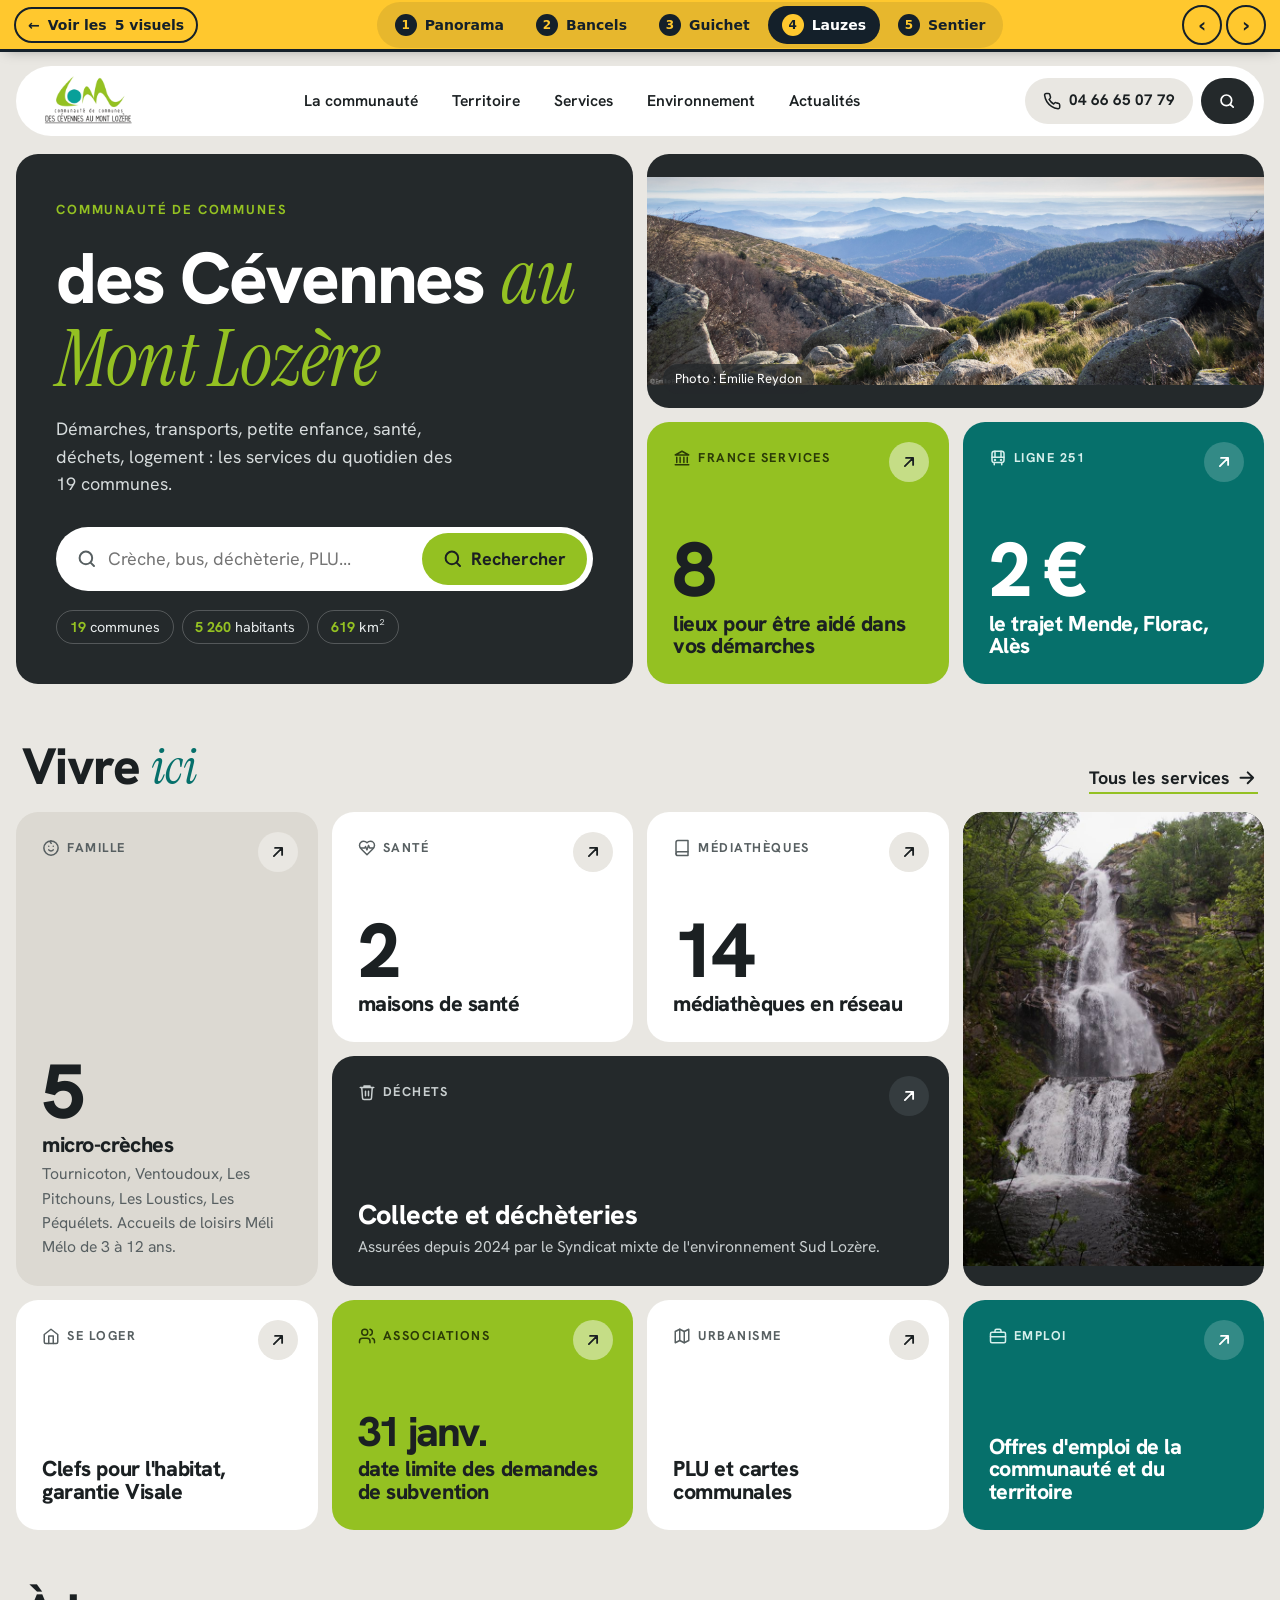
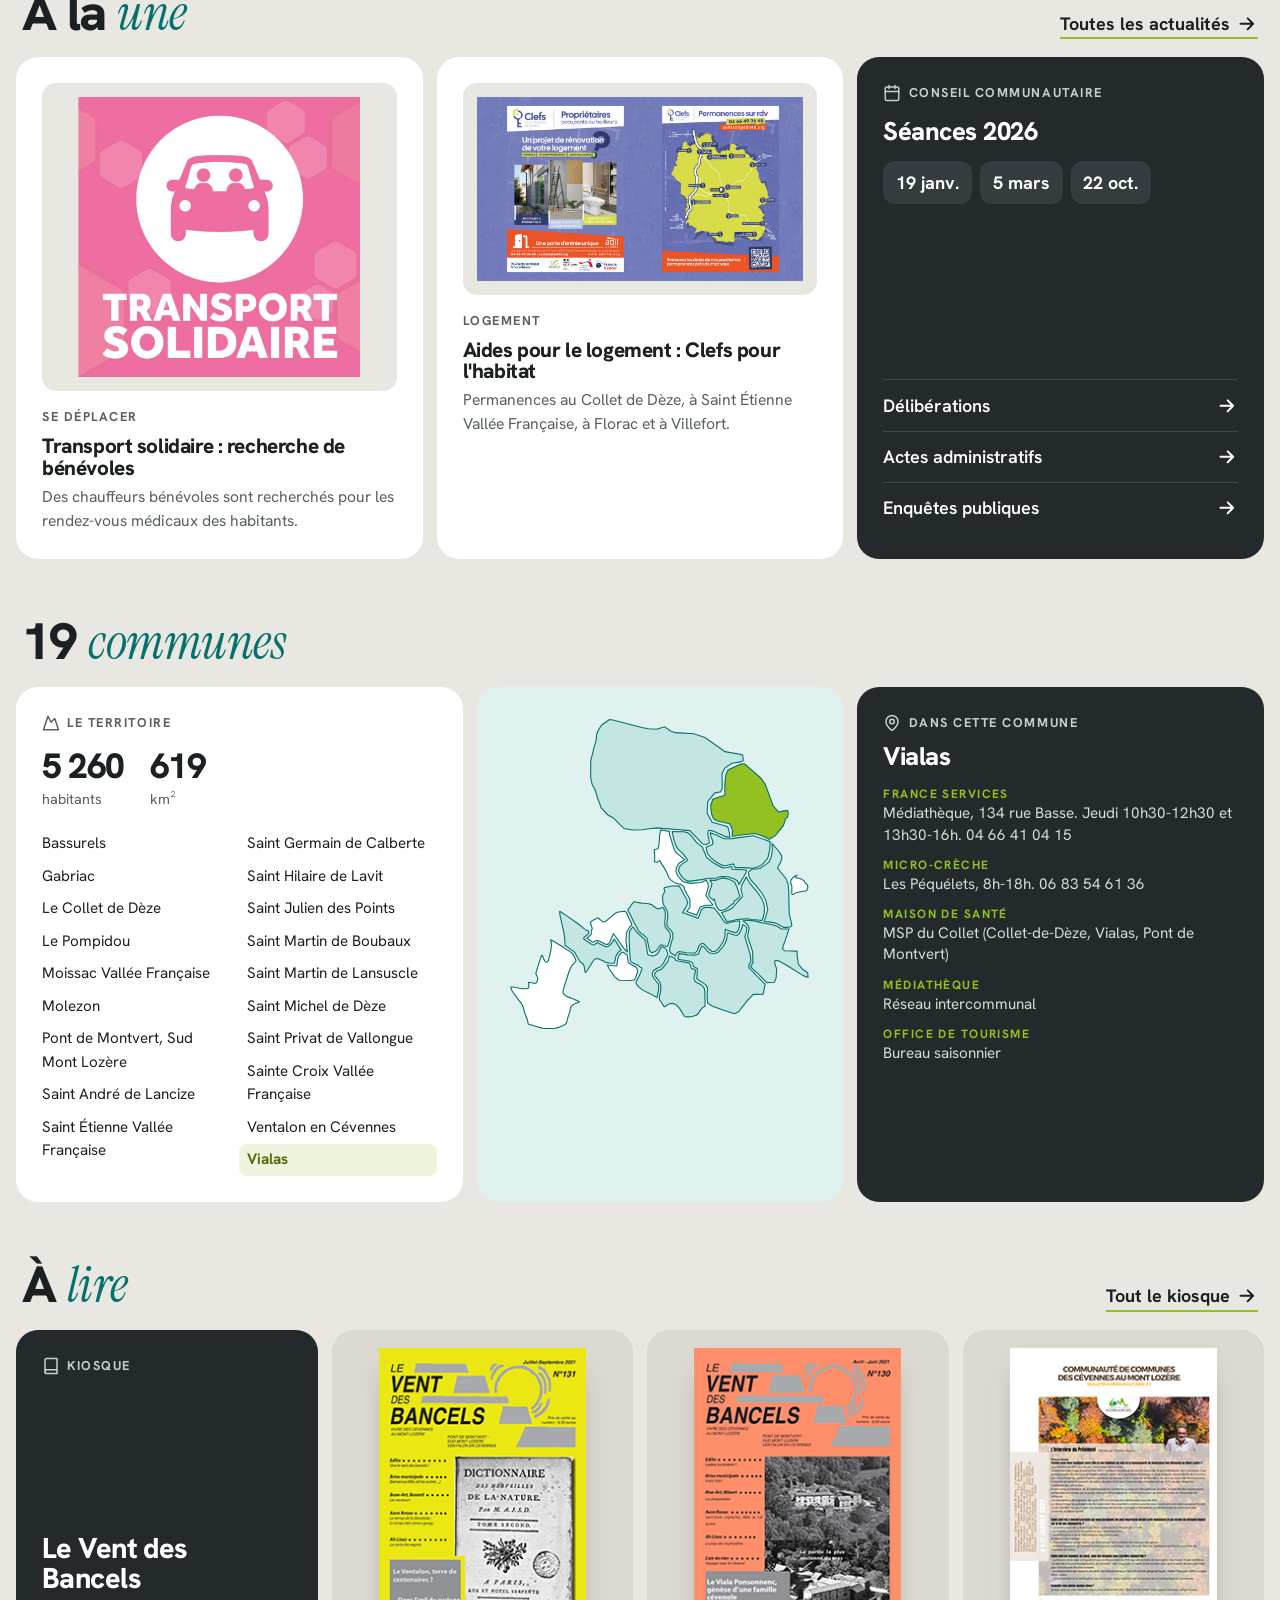
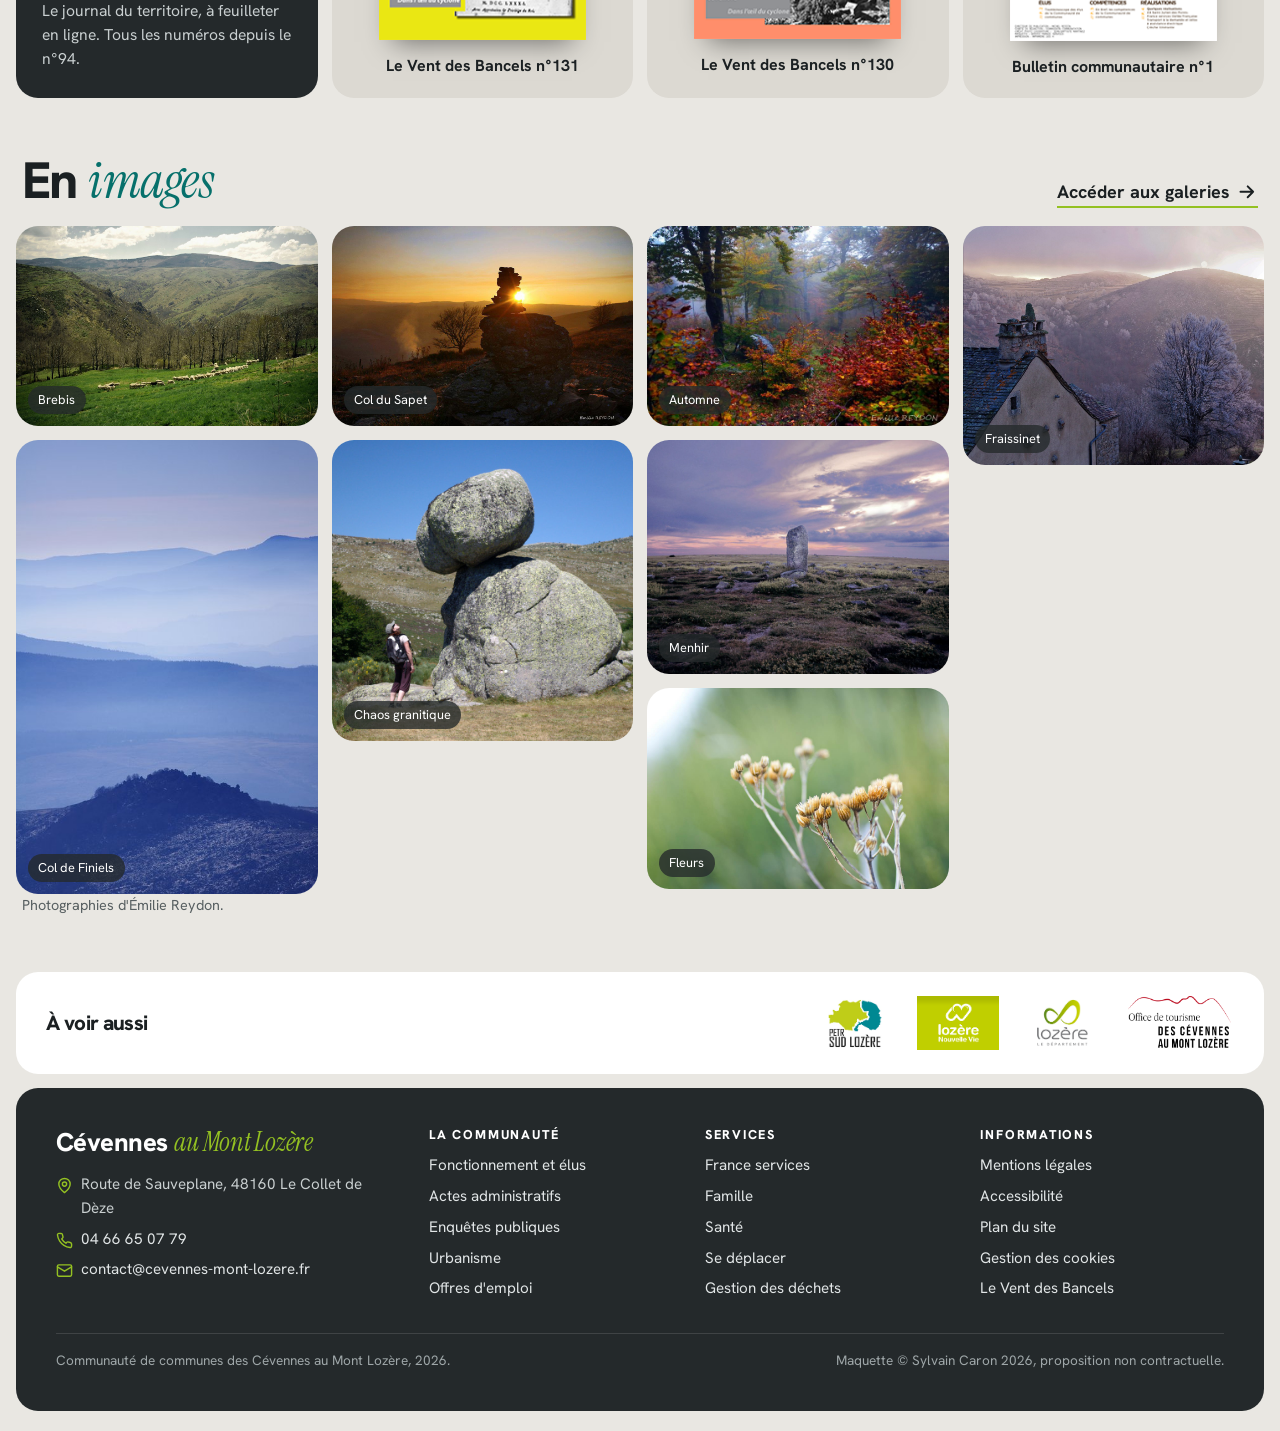
<file: maquette-4-lauzes.html>
<!DOCTYPE html>
<html lang="fr">
<head>
<meta charset="utf-8">
<meta name="viewport" content="width=device-width, initial-scale=1">
<title>Maquette 4 Lauzes : Communauté de communes des Cévennes au Mont Lozère</title>
<meta name="robots" content="noindex, nofollow">
<meta name="author" content="Sylvain Caron">
<meta name="copyright" content="Maquette (c) Sylvain Caron 2026. Proposition non contractuelle. Reproduction et réutilisation interdites sans accord écrit.">
<!-- Maquette page d'accueil, refonte Symfony du site cevennes-mont-lozere.fr. (c) Sylvain Caron 2026. Proposition non contractuelle. -->
<link rel="stylesheet" href="assets/barre.css">
<link rel="preconnect" href="https://fonts.googleapis.com">
<link rel="preconnect" href="https://fonts.gstatic.com" crossorigin>
<link href="https://fonts.googleapis.com/css2?family=Hanken+Grotesk:wght@400;500;600;700;800&family=Instrument+Serif:ital@0;1&display=swap" rel="stylesheet">
<style>
:root{
  --granite:#24292b; --granite-2:#353c3f; --lauze:#e9e7e2; --lauze-2:#dcd9d2; --blanc:#fff;
  --vert:#94c122; --vert-d:#4f6b0c; --vert-l:#eef5dc; --teal:#08a099; --teal-t:#06706b; --teal-l:#dff2f0;
  --encre:#1b2022; --gris:#575f61; --ligne:#d3cfc6;
  --sans:'Hanken Grotesk',system-ui,sans-serif; --serif:'Instrument Serif',Georgia,serif;
  --r:22px; --gap:14px;
}
*{box-sizing:border-box;margin:0;padding:0}
html{scroll-behavior:smooth}
body{font-family:var(--sans);color:var(--encre);background:var(--lauze);line-height:1.55;font-size:18px;-webkit-font-smoothing:antialiased;overflow-x:hidden}
img{display:block;max-width:100%}
a{color:inherit}
h1,h2,h3{line-height:1.05;letter-spacing:-.03em;font-weight:800}
.wrap{width:min(1280px,100% - 32px);margin-inline:auto}
.ico{width:1.2em;height:1.2em;flex:none}
.sr{position:absolute;width:1px;height:1px;overflow:hidden;clip:rect(0 0 0 0);white-space:nowrap}
.evitement{position:absolute;left:12px;top:-60px;background:var(--vert);color:var(--encre);padding:.6rem 1rem;border-radius:10px;font-weight:700;z-index:300;text-decoration:none}
.evitement:focus{top:12px}
a:focus-visible,button:focus-visible,input:focus-visible,[tabindex]:focus-visible{outline:3px solid var(--teal);outline-offset:3px;border-radius:10px}
.serif{font-family:var(--serif);font-weight:400;letter-spacing:-.01em;font-style:italic}
.reveal{opacity:0;transform:translateY(16px) scale(.99);transition:opacity .6s ease,transform .6s ease}
.reveal.in{opacity:1;transform:none}
@media(prefers-reduced-motion:reduce){.reveal{opacity:1;transform:none;transition:none}*{animation:none!important;transition:none!important;scroll-behavior:auto!important}}

/* entete */
.entete{padding:14px 0}
.entete .wrap{display:flex;align-items:center;justify-content:space-between;gap:1rem;background:var(--blanc);border-radius:999px;padding:8px 10px 8px 22px}
.logo img{height:54px;width:auto}
.nav ul{list-style:none;display:flex;gap:2px}
.nav a{display:block;padding:.6rem 1rem;border-radius:999px;text-decoration:none;font-weight:600;font-size:.98rem;transition:background .2s}
.nav a:hover{background:var(--lauze)}
.outils{display:flex;gap:8px;align-items:center}
.pastille{display:inline-flex;align-items:center;gap:.5rem;height:46px;padding:0 1.1rem;border-radius:999px;background:var(--granite);color:#fff;text-decoration:none;font-weight:700;font-size:.95rem;border:0;cursor:pointer;transition:background .2s}
.pastille:hover{background:var(--teal-t)}
.pastille.claire{background:var(--lauze);color:var(--encre)}
.pastille.claire:hover{background:var(--lauze-2)}
.burger{display:none;width:46px;padding:0;justify-content:center}

/* tuiles */
.tuile{border-radius:var(--r);background:var(--blanc);padding:26px;position:relative;overflow:hidden;text-decoration:none;color:var(--encre);display:flex;flex-direction:column}
a.tuile{transition:transform .25s,box-shadow .25s}
a.tuile:hover{transform:translateY(-3px);box-shadow:0 20px 36px -22px rgba(36,41,43,.55)}
.etiq{display:inline-flex;align-items:center;gap:.45rem;font-size:.8rem;font-weight:700;letter-spacing:.12em;text-transform:uppercase;color:var(--gris);margin-bottom:auto}
.etiq .ico{width:18px;height:18px}
.chiffre{font-size:clamp(3.4rem,6vw,5.4rem);font-weight:800;letter-spacing:-.05em;line-height:.9;margin-top:1.4rem}
.tuile h3{font-size:1.35rem;letter-spacing:-.02em;margin-top:.5rem}
.tuile p{color:var(--gris);font-size:.98rem;margin-top:.35rem}
.fleche{position:absolute;right:20px;top:20px;width:40px;height:40px;border-radius:50%;display:grid;place-items:center;background:var(--lauze);transition:background .2s,transform .2s}
.fleche .ico{width:20px;height:20px;transform:rotate(-45deg)}
a.tuile:hover .fleche{background:var(--vert);transform:rotate(45deg)}
.t-granite{background:var(--granite);color:#fff}
.t-granite p,.t-granite .etiq{color:#c9cfd0}
.t-granite .fleche{background:var(--granite-2);color:#fff}
.t-vert{background:var(--vert)}
.t-vert p,.t-vert .etiq{color:#2a3a07}
.t-vert .fleche{background:rgba(255,255,255,.45)}
.t-teal{background:var(--teal-t);color:#fff}
.t-teal p,.t-teal .etiq{color:#d6efec}
.t-teal .fleche{background:rgba(255,255,255,.18);color:#fff}
.t-lauze{background:var(--lauze-2)}

/* accueil */
.accueil{display:grid;grid-template-columns:repeat(4,1fr);gap:var(--gap);margin-top:4px}
.a-titre{grid-column:1/3;grid-row:1/3;padding:40px;justify-content:space-between;min-height:520px}
.a-titre .kick{font-weight:700;letter-spacing:.14em;text-transform:uppercase;font-size:.82rem;color:var(--vert)}
.a-titre h1{font-size:clamp(2.8rem,5.6vw,5.2rem);margin:.9rem 0 1rem}
.a-titre h1 .serif{color:var(--vert);font-size:1.08em}
.a-titre p.lead{color:#d6dbdc;font-size:1.12rem;max-width:42ch}
.recherche{display:flex;background:#fff;border-radius:999px;padding:6px;margin-top:1.8rem}
.recherche label{display:flex;align-items:center;gap:.6rem;flex:1;padding:0 .9rem;color:var(--gris)}
.recherche input{border:0;outline:0;font:inherit;width:100%;padding:.75rem 0;background:transparent;color:var(--encre)}
.recherche button{background:var(--vert);color:var(--encre);border:0;border-radius:999px;font:inherit;font-weight:700;padding:0 1.3rem;cursor:pointer;display:inline-flex;align-items:center;gap:.45rem;min-height:48px}
.chips{display:flex;gap:8px;flex-wrap:wrap;margin-top:1.2rem}
.chips span{border:1px solid rgba(255,255,255,.22);border-radius:999px;padding:.3rem .8rem;font-size:.9rem;color:#e7ebec}
.chips b{color:var(--vert)}
.a-photo{grid-column:3/5;padding:0;background:var(--granite)}
.a-photo img{width:100%;height:auto}
.a-photo figcaption{position:absolute;left:16px;bottom:14px;background:rgba(36,41,43,.75);color:#fff;font-size:.82rem;padding:.3rem .75rem;border-radius:999px}
.a-photo{justify-content:center}

/* section */
.bloc{margin-top:56px}
.bloc-tete{display:flex;justify-content:space-between;align-items:end;gap:1rem;flex-wrap:wrap;margin-bottom:18px;padding:0 6px}
.bloc-tete h2{font-size:clamp(2rem,4vw,3.2rem)}
.bloc-tete h2 .serif{color:var(--teal-t)}
.bloc-tete a{font-weight:700;text-decoration:none;display:inline-flex;gap:.4rem;align-items:center;border-bottom:2px solid var(--vert)}

.services{display:grid;grid-template-columns:repeat(4,1fr);gap:var(--gap)}
.services .tuile{min-height:230px}
.s-large{grid-column:span 2}
.s-haute{grid-row:span 2}
.s-photo{padding:0;background:var(--granite)}
.s-photo img{width:100%;height:auto}

/* actus */
.actus{display:grid;grid-template-columns:1fr 1fr 1fr;gap:var(--gap)}
.actu .vis{background:var(--lauze);border-radius:14px;padding:14px;margin-bottom:16px}
.actu .vis img{width:100%;height:auto;max-height:280px;object-fit:contain}
.actu h3{font-size:1.3rem}
.seances{display:flex;gap:8px;flex-wrap:wrap;margin:1rem 0}
.seances span{background:var(--granite-2);border-radius:12px;padding:.5rem .8rem;font-weight:700}
.liste{list-style:none;margin-top:auto}
.liste a{display:flex;justify-content:space-between;align-items:center;padding:.7rem 0;border-top:1px solid rgba(255,255,255,.14);text-decoration:none;font-weight:600}
.liste a:hover{color:var(--vert)}

/* territoire */
.territoire{display:grid;grid-template-columns:1.1fr .9fr 1fr;gap:var(--gap)}
.carte-tuile{background:var(--teal-l);padding:30px}
.carte-svg{width:100%;height:auto;max-height:440px}
.commune{fill:#fff;stroke:var(--teal-t);stroke-width:2.2;cursor:pointer;transition:fill .2s}
.commune.a-services{fill:#c4e6e2}
.commune:hover,.commune.active{fill:var(--vert)}
.commune:focus-visible{outline:none;stroke:var(--granite);stroke-width:5}
.fiche-tuile{background:var(--granite);color:#fff}
.fiche-nom{display:block;font-size:1.6rem;font-weight:800;letter-spacing:-.02em;line-height:1.1;margin:.6rem 0 1rem}
.fiche-liste{list-style:none;display:grid;gap:.7rem}
.fiche-liste li{color:#d6dbdc;font-size:.95rem;line-height:1.4}
.fiche-liste i{display:block;font-style:normal;font-weight:700;font-size:.75rem;letter-spacing:.12em;text-transform:uppercase;color:var(--vert)}
.fiche-vide{color:#c9cfd0}
.communes{list-style:none;columns:2;column-gap:14px;font-size:.95rem;margin-top:1rem}
.communes li{break-inside:avoid}
.communes a{display:block;padding:.28rem .5rem;margin-left:-.5rem;border-radius:8px;text-decoration:none}
.communes li.active a,.communes a:hover{background:var(--vert-l);color:var(--vert-d);font-weight:700}
.stats3{display:flex;gap:1.6rem;margin-top:1rem}
.stats3 b{display:block;font-size:2.2rem;font-weight:800;letter-spacing:-.04em;line-height:1}
.stats3 span{color:var(--gris);font-size:.9rem}

/* kiosque + galerie */
.lire{display:grid;grid-template-columns:repeat(4,1fr);gap:var(--gap)}
.couv{padding:18px;align-items:center;text-align:center;background:var(--lauze-2)}
.couv img{width:78%;height:auto;box-shadow:0 16px 26px -14px rgba(0,0,0,.5);transition:transform .3s}
.couv:hover img{transform:translateY(-6px) rotate(-1deg)}
.couv b{margin-top:14px;font-size:1rem}
.galerie{columns:4;column-gap:var(--gap)}
.galerie figure{break-inside:avoid;margin-bottom:var(--gap);border-radius:var(--r);overflow:hidden;position:relative}
.galerie img{width:100%;height:auto;transition:transform .6s}
.galerie figure:hover img{transform:scale(1.03)}
.galerie figcaption{position:absolute;left:12px;bottom:12px;background:rgba(36,41,43,.78);color:#fff;font-size:.8rem;padding:.25rem .65rem;border-radius:999px}
.credit{font-size:.9rem;color:var(--gris);padding:0 6px}

/* partenaires + pied */
.partenaires{margin-top:56px;background:var(--blanc);border-radius:var(--r);padding:24px 30px;display:flex;justify-content:space-between;align-items:center;gap:1.5rem;flex-wrap:wrap}
.partenaires h2{font-size:1.3rem}
.logos{display:flex;gap:2.2rem;align-items:center;flex-wrap:wrap}
.logos img{height:54px;width:auto}
.pied{margin:14px auto 20px;background:var(--granite);color:#c9cfd0;border-radius:var(--r);padding:40px;display:grid;grid-template-columns:1.4fr 1fr 1fr 1fr;gap:2rem;font-size:.95rem}
.pied .nom{font-size:1.6rem;color:#fff;font-weight:800;letter-spacing:-.02em;line-height:1.1;margin-bottom:1rem}
.pied .nom .serif{color:var(--vert)}
.pied h3{color:#fff;font-size:.8rem;letter-spacing:.14em;text-transform:uppercase;margin-bottom:.8rem}
.pied ul{list-style:none;display:grid;gap:.45rem}
.pied a{text-decoration:none;color:#e1e5e6}
.pied a:hover{color:var(--vert)}
.pied .contact li{display:flex;gap:.5rem}
.pied .contact .ico{color:var(--vert);width:17px;height:17px;margin-top:.25rem}
.pied .bas{grid-column:1/-1;border-top:1px solid rgba(255,255,255,.12);padding-top:1rem;display:flex;justify-content:space-between;gap:1rem;flex-wrap:wrap;font-size:.85rem;color:#9ea6a8}

@media(max-width:1100px){
  .nav{display:none;position:absolute;left:16px;right:16px;top:84px;background:#fff;border-radius:var(--r);padding:12px;z-index:80;box-shadow:0 20px 40px -20px rgba(0,0,0,.4)}
  .nav.open{display:block}
  .nav ul{flex-direction:column}
  .entete{position:relative}
  .burger{display:inline-flex}
  .accueil,.services,.lire{grid-template-columns:1fr 1fr}
  .a-titre{grid-column:1/-1;grid-row:auto;min-height:0}
  .a-photo{grid-column:1/-1}
  .actus{grid-template-columns:1fr 1fr}
  .actus .tuile:last-child{grid-column:1/-1}
  .territoire{grid-template-columns:1fr 1fr}
  .territoire .tuile:first-child{grid-column:1/-1}
  .galerie{columns:3}
  .pied{grid-template-columns:1fr 1fr}
}
@media(max-width:640px){
  body{font-size:17px}
  .entete .wrap{padding:6px 6px 6px 16px}
  .logo img{height:44px}
  .outils .claire{display:none}
  .a-titre{padding:26px}
  .recherche button span{display:none}
  .accueil,.services,.actus,.territoire,.lire{grid-template-columns:1fr}
  .s-large,.s-haute{grid-column:auto;grid-row:auto}
  .services .tuile{min-height:0}
  .chiffre{font-size:3.4rem}
  .lire{grid-template-columns:1fr 1fr}
  .lire .couv:first-child{grid-column:1/-1}
  .galerie{columns:2}
  .pied{grid-template-columns:1fr;padding:28px}
}
</style>
</head>
<body>
<!--ICONES--><svg xmlns="http://www.w3.org/2000/svg" style="display:none" aria-hidden="true">
<symbol id="i-fleche" viewBox="0 0 24 24" fill="none" stroke="currentColor" stroke-width="2.2" stroke-linecap="round" stroke-linejoin="round"><path d="M5 12h14M13 6l6 6-6 6"/></symbol>
<symbol id="i-loupe" viewBox="0 0 24 24" fill="none" stroke="currentColor" stroke-width="2.2" stroke-linecap="round"><circle cx="11" cy="11" r="7"/><path d="m20 20-3.5-3.5"/></symbol>
<symbol id="i-tel" viewBox="0 0 24 24" fill="none" stroke="currentColor" stroke-width="2" stroke-linecap="round" stroke-linejoin="round"><path d="M22 16.9v3a2 2 0 0 1-2.2 2 19.8 19.8 0 0 1-8.6-3.1 19.5 19.5 0 0 1-6-6A19.8 19.8 0 0 1 2.1 4.2 2 2 0 0 1 4.1 2h3a2 2 0 0 1 2 1.7c.1.9.4 1.8.7 2.7a2 2 0 0 1-.5 2.1L8 9.8a16 16 0 0 0 6 6l1.3-1.3a2 2 0 0 1 2.1-.4c.9.3 1.8.6 2.7.7a2 2 0 0 1 1.7 2z"/></symbol>
<symbol id="i-mail" viewBox="0 0 24 24" fill="none" stroke="currentColor" stroke-width="2" stroke-linecap="round" stroke-linejoin="round"><rect x="2" y="4" width="20" height="16" rx="2"/><path d="m22 7-10 6L2 7"/></symbol>
<symbol id="i-lieu" viewBox="0 0 24 24" fill="none" stroke="currentColor" stroke-width="2" stroke-linecap="round" stroke-linejoin="round"><path d="M20 10c0 6-8 12-8 12s-8-6-8-12a8 8 0 0 1 16 0Z"/><circle cx="12" cy="10" r="3"/></symbol>
<symbol id="i-bus" viewBox="0 0 24 24" fill="none" stroke="currentColor" stroke-width="2" stroke-linecap="round" stroke-linejoin="round"><rect x="4" y="3" width="16" height="15" rx="3"/><path d="M4 11h16M8 3v8M16 3v8M7 18v3M17 18v3"/><circle cx="8" cy="14.5" r=".6" fill="currentColor"/><circle cx="16" cy="14.5" r=".6" fill="currentColor"/></symbol>
<symbol id="i-mairie" viewBox="0 0 24 24" fill="none" stroke="currentColor" stroke-width="2" stroke-linecap="round" stroke-linejoin="round"><path d="M3 21h18M5 18v-7M9.5 18v-7M14.5 18v-7M19 18v-7M12 3l9 5H3z"/></symbol>
<symbol id="i-enfant" viewBox="0 0 24 24" fill="none" stroke="currentColor" stroke-width="2" stroke-linecap="round" stroke-linejoin="round"><circle cx="12" cy="12" r="9.5"/><path d="M9 14.5s1 1.5 3 1.5 3-1.5 3-1.5"/><path d="M9 9.5h.01M15 9.5h.01"/><path d="M12 2.5c-1.5 1.5-1 3 .5 3"/></symbol>
<symbol id="i-sante" viewBox="0 0 24 24" fill="none" stroke="currentColor" stroke-width="2" stroke-linecap="round" stroke-linejoin="round"><path d="M19 14c1.5-1.5 3-3.2 3-5.5A5.5 5.5 0 0 0 16.5 3c-1.8 0-3 .5-4.5 2-1.5-1.5-2.7-2-4.5-2A5.5 5.5 0 0 0 2 8.5c0 2.3 1.5 4 3 5.5l7 7Z"/><path d="M3.5 12H9l1-2 2 4.5 2-6 1.5 3.5h5"/></symbol>
<symbol id="i-dechets" viewBox="0 0 24 24" fill="none" stroke="currentColor" stroke-width="2" stroke-linecap="round" stroke-linejoin="round"><path d="M3 6h18M8 6V4h8v2M19 6l-1 14a2 2 0 0 1-2 2H8a2 2 0 0 1-2-2L5 6M10 11v6M14 11v6"/></symbol>
<symbol id="i-maison" viewBox="0 0 24 24" fill="none" stroke="currentColor" stroke-width="2" stroke-linecap="round" stroke-linejoin="round"><path d="m3 10 9-7 9 7v10a2 2 0 0 1-2 2H5a2 2 0 0 1-2-2z"/><path d="M9 22V12h6v10"/></symbol>
<symbol id="i-livre" viewBox="0 0 24 24" fill="none" stroke="currentColor" stroke-width="2" stroke-linecap="round" stroke-linejoin="round"><path d="M4 19.5A2.5 2.5 0 0 1 6.5 17H20V2H6.5A2.5 2.5 0 0 0 4 4.5z"/><path d="M4 19.5A2.5 2.5 0 0 0 6.5 22H20v-5"/></symbol>
<symbol id="i-assos" viewBox="0 0 24 24" fill="none" stroke="currentColor" stroke-width="2" stroke-linecap="round" stroke-linejoin="round"><path d="M16 21v-2a4 4 0 0 0-4-4H6a4 4 0 0 0-4 4v2"/><circle cx="9" cy="7" r="4"/><path d="M22 21v-2a4 4 0 0 0-3-3.9M16 3.1a4 4 0 0 1 0 7.8"/></symbol>
<symbol id="i-agenda" viewBox="0 0 24 24" fill="none" stroke="currentColor" stroke-width="2" stroke-linecap="round" stroke-linejoin="round"><rect x="3" y="4" width="18" height="18" rx="2"/><path d="M16 2v4M8 2v4M3 10h18"/></symbol>
<symbol id="i-doc" viewBox="0 0 24 24" fill="none" stroke="currentColor" stroke-width="2" stroke-linecap="round" stroke-linejoin="round"><path d="M14 2H6a2 2 0 0 0-2 2v16a2 2 0 0 0 2 2h12a2 2 0 0 0 2-2V8z"/><path d="M14 2v6h6M16 13H8M16 17H8M10 9H8"/></symbol>
<symbol id="i-emploi" viewBox="0 0 24 24" fill="none" stroke="currentColor" stroke-width="2" stroke-linecap="round" stroke-linejoin="round"><rect x="2" y="7" width="20" height="14" rx="2"/><path d="M16 7V5a2 2 0 0 0-2-2h-4a2 2 0 0 0-2 2v2M2 13h20"/></symbol>
<symbol id="i-feuille" viewBox="0 0 24 24" fill="none" stroke="currentColor" stroke-width="2" stroke-linecap="round" stroke-linejoin="round"><path d="M11 20A7 7 0 0 1 9.8 6.1C15.5 5 17 4.5 19 2c1 2 2 4.2 2 8 0 5.5-4.8 10-10 10Z"/><path d="M2 21c0-3 1.9-5.4 5.1-6"/></symbol>
<symbol id="i-montagne" viewBox="0 0 24 24" fill="none" stroke="currentColor" stroke-width="2" stroke-linecap="round" stroke-linejoin="round"><path d="m8 3 4 8 5-5 5 15H2L8 3z"/></symbol>
<symbol id="i-horloge" viewBox="0 0 24 24" fill="none" stroke="currentColor" stroke-width="2" stroke-linecap="round" stroke-linejoin="round"><circle cx="12" cy="12" r="10"/><path d="M12 6v6l4 2"/></symbol>
<symbol id="i-plan" viewBox="0 0 24 24" fill="none" stroke="currentColor" stroke-width="2" stroke-linecap="round" stroke-linejoin="round"><path d="M3 6l6-3 6 3 6-3v15l-6 3-6-3-6 3z"/><path d="M9 3v15M15 6v15"/></symbol>
<symbol id="i-menu" viewBox="0 0 24 24" fill="none" stroke="currentColor" stroke-width="2.2" stroke-linecap="round"><path d="M4 6h16M4 12h16M4 18h16"/></symbol>
<symbol id="i-externe" viewBox="0 0 24 24" fill="none" stroke="currentColor" stroke-width="2" stroke-linecap="round" stroke-linejoin="round"><path d="M15 3h6v6M10 14 21 3M18 13v6a2 2 0 0 1-2 2H5a2 2 0 0 1-2-2V8a2 2 0 0 1 2-2h6"/></symbol>
<symbol id="i-photo" viewBox="0 0 24 24" fill="none" stroke="currentColor" stroke-width="2" stroke-linecap="round" stroke-linejoin="round"><path d="M14.5 4h-5L7 7H4a2 2 0 0 0-2 2v9a2 2 0 0 0 2 2h16a2 2 0 0 0 2-2V9a2 2 0 0 0-2-2h-3z"/><circle cx="12" cy="13" r="3"/></symbol>
<symbol id="i-coeur" viewBox="0 0 24 24" fill="none" stroke="currentColor" stroke-width="2" stroke-linecap="round" stroke-linejoin="round"><path d="M19 14c1.5-1.5 3-3.2 3-5.5A5.5 5.5 0 0 0 16.5 3c-1.8 0-3 .5-4.5 2-1.5-1.5-2.7-2-4.5-2A5.5 5.5 0 0 0 2 8.5c0 2.3 1.5 4 3 5.5l7 7Z"/></symbol>
<symbol id="i-boussole" viewBox="0 0 24 24" fill="none" stroke="currentColor" stroke-width="2" stroke-linecap="round" stroke-linejoin="round"><circle cx="12" cy="12" r="10"/><path d="m16.2 7.8-2.1 6.3-6.3 2.1 2.1-6.3z"/></symbol>
<symbol id="i-texte" viewBox="0 0 24 24" fill="none" stroke="currentColor" stroke-width="2" stroke-linecap="round" stroke-linejoin="round"><path d="M4 7V4h16v3M9 20h6M12 4v16"/></symbol>
<symbol id="i-contraste" viewBox="0 0 24 24" fill="none" stroke="currentColor" stroke-width="2"><circle cx="12" cy="12" r="10"/><path d="M12 2a10 10 0 0 1 0 20z" fill="currentColor"/></symbol>
</svg>
<!--/ICONES-->
<!--BARRE--><div class="barre-maq" role="navigation" aria-label="Navigation entre les maquettes"><a class="retour" href="index.html">&#8592; <span class="mot">Voir les</span> 5 visuels</a><div class="onglets"><a href="maquette-1-panorama.html"><b>1</b><span>Panorama</span></a><a href="maquette-2-bancels.html"><b>2</b><span>Bancels</span></a><a href="maquette-3-guichet.html"><b>3</b><span>Guichet</span></a><a href="maquette-4-lauzes.html" class="actif" aria-current="page"><b>4</b><span>Lauzes</span></a><a href="maquette-5-sentier.html"><b>5</b><span>Sentier</span></a></div><div class="fleches"><a href="maquette-3-guichet.html" title="Maquette précédente" aria-label="Maquette précédente">&#8249;</a><a href="maquette-5-sentier.html" title="Maquette suivante" aria-label="Maquette suivante">&#8250;</a></div></div><!--/BARRE-->
<a class="evitement" href="#contenu">Aller au contenu</a>

<header class="entete">
  <div class="wrap">
    <a class="logo" href="#" aria-label="Accueil"><img src="assets/img/logo.png" alt="Communauté de communes des Cévennes au Mont Lozère" width="280" height="150"></a>
    <nav class="nav" aria-label="Menu principal">
      <ul><li><a href="#">La communauté</a></li><li><a href="#territoire">Territoire</a></li><li><a href="#services">Services</a></li><li><a href="#">Environnement</a></li><li><a href="#actualites">Actualités</a></li></ul>
    </nav>
    <div class="outils">
      <a class="pastille claire" href="tel:0466650779"><svg class="ico"><use href="#i-tel"/></svg>04 66 65 07 79</a>
      <a class="pastille" href="#recherche" aria-label="Rechercher"><svg class="ico"><use href="#i-loupe"/></svg></a>
      <button class="pastille burger" aria-expanded="false" aria-label="Ouvrir le menu"><svg class="ico"><use href="#i-menu"/></svg></button>
    </div>
  </div>
</header>

<main id="contenu" class="wrap">
  <section class="accueil">
    <div class="tuile t-granite a-titre reveal">
      <div>
        <span class="kick">Communauté de communes</span>
        <h1>des Cévennes <span class="serif">au Mont Lozère</span></h1>
        <p class="lead">Démarches, transports, petite enfance, santé, déchets, logement : les services du quotidien des 19 communes.</p>
      </div>
      <div>
        <form class="recherche" id="recherche" role="search" data-recherche="#services">
          <label><svg class="ico"><use href="#i-loupe"/></svg><span class="sr">Rechercher</span><input type="search" placeholder="Crèche, bus, déchèterie, PLU..."></label>
          <button type="submit" aria-label="Rechercher"><svg class="ico" aria-hidden="true"><use href="#i-loupe"/></svg><span>Rechercher</span></button>
        </form>
        <div class="chips"><span><b>19</b> communes</span><span><b>5 260</b> habitants</span><span><b>619</b> km²</span></div>
      </div>
    </div>
    <figure class="tuile a-photo reveal">
      <img src="assets/img/panorama.jpg" alt="Les crêtes des Cévennes vues du Mont Lozère" width="1838" height="620">
      <figcaption>Photo : Émilie Reydon</figcaption>
    </figure>
    <a class="tuile t-vert reveal" href="#" data-mots="france services demarches papiers"><span class="etiq"><svg class="ico"><use href="#i-mairie"/></svg>France services</span><span class="fleche"><svg class="ico"><use href="#i-fleche"/></svg></span><span class="chiffre">8</span><h3>lieux pour être aidé dans vos démarches</h3></a>
    <a class="tuile t-teal reveal" href="#" data-mots="bus transport 251 deplacer"><span class="etiq"><svg class="ico"><use href="#i-bus"/></svg>Ligne 251</span><span class="fleche"><svg class="ico"><use href="#i-fleche"/></svg></span><span class="chiffre">2 €</span><h3>le trajet Mende, Florac, Alès</h3></a>
  </section>

  <section class="bloc" id="services" aria-labelledby="t-serv">
    <div class="bloc-tete reveal"><h2 id="t-serv">Vivre <span class="serif">ici</span></h2><a href="#">Tous les services <svg class="ico"><use href="#i-fleche"/></svg></a></div>
    <div class="services">
      <a class="tuile s-haute t-lauze reveal" href="#" data-mots="creche enfant famille loisirs"><span class="etiq"><svg class="ico"><use href="#i-enfant"/></svg>Famille</span><span class="fleche"><svg class="ico"><use href="#i-fleche"/></svg></span><span class="chiffre">5</span><h3>micro-crèches</h3><p>Tournicoton, Ventoudoux, Les Pitchouns, Les Loustics, Les Péquélets. Accueils de loisirs Méli Mélo de 3 à 12 ans.</p></a>
      <a class="tuile reveal" href="#" data-mots="sante medecin"><span class="etiq"><svg class="ico"><use href="#i-sante"/></svg>Santé</span><span class="fleche"><svg class="ico"><use href="#i-fleche"/></svg></span><span class="chiffre">2</span><h3>maisons de santé</h3></a>
      <a class="tuile reveal" href="#" data-mots="mediatheque livres"><span class="etiq"><svg class="ico"><use href="#i-livre"/></svg>Médiathèques</span><span class="fleche"><svg class="ico"><use href="#i-fleche"/></svg></span><span class="chiffre">14</span><h3>médiathèques en réseau</h3></a>
      <figure class="tuile s-photo s-haute reveal"><img src="assets/img/galerie/cascade-de-runes.jpg" alt="Cascade de Runes" width="637" height="960" loading="lazy"></figure>
      <a class="tuile t-granite s-large reveal" href="#" data-mots="dechets dechetterie tri"><span class="etiq"><svg class="ico"><use href="#i-dechets"/></svg>Déchets</span><span class="fleche"><svg class="ico"><use href="#i-fleche"/></svg></span><h3 style="font-size:1.7rem;margin-top:1.4rem">Collecte et déchèteries</h3><p>Assurées depuis 2024 par le Syndicat mixte de l'environnement Sud Lozère.</p></a>
      <a class="tuile reveal" href="#" data-mots="logement habitat renovation"><span class="etiq"><svg class="ico"><use href="#i-maison"/></svg>Se loger</span><span class="fleche"><svg class="ico"><use href="#i-fleche"/></svg></span><h3 style="margin-top:1.4rem">Clefs pour l'habitat, garantie Visale</h3></a>
      <a class="tuile t-vert reveal" href="#" data-mots="association subvention"><span class="etiq"><svg class="ico"><use href="#i-assos"/></svg>Associations</span><span class="fleche"><svg class="ico"><use href="#i-fleche"/></svg></span><span class="chiffre" style="font-size:2.6rem">31 janv.</span><h3>date limite des demandes de subvention</h3></a>
      <a class="tuile reveal" href="#" data-mots="urbanisme plu carte communale"><span class="etiq"><svg class="ico"><use href="#i-plan"/></svg>Urbanisme</span><span class="fleche"><svg class="ico"><use href="#i-fleche"/></svg></span><h3 style="margin-top:1.4rem">PLU et cartes communales</h3></a>
      <a class="tuile t-teal reveal" href="#" data-mots="emploi offres travail"><span class="etiq"><svg class="ico"><use href="#i-emploi"/></svg>Emploi</span><span class="fleche"><svg class="ico"><use href="#i-fleche"/></svg></span><h3 style="margin-top:1.4rem">Offres d'emploi de la communauté et du territoire</h3></a>
    </div>
  </section>

  <section class="bloc" id="actualites" aria-labelledby="t-actu">
    <div class="bloc-tete reveal"><h2 id="t-actu">À la <span class="serif">une</span></h2><a href="#">Toutes les actualités <svg class="ico"><use href="#i-fleche"/></svg></a></div>
    <div class="actus">
      <a class="tuile actu reveal" href="#"><div class="vis"><img src="assets/img/actus/transport-solidaire.png" alt="Transport solidaire" loading="lazy"></div><span class="etiq" style="margin:0">Se déplacer</span><h3>Transport solidaire : recherche de bénévoles</h3><p>Des chauffeurs bénévoles sont recherchés pour les rendez-vous médicaux des habitants.</p></a>
      <a class="tuile actu reveal" href="#"><div class="vis"><img src="assets/img/actus/clefs-habitat.png" alt="Clefs pour l'habitat en Lozère" loading="lazy"></div><span class="etiq" style="margin:0">Logement</span><h3>Aides pour le logement : Clefs pour l'habitat</h3><p>Permanences au Collet de Dèze, à Saint Étienne Vallée Française, à Florac et à Villefort.</p></a>
      <div class="tuile t-granite reveal"><span class="etiq" style="margin:0"><svg class="ico"><use href="#i-agenda"/></svg>Conseil communautaire</span><h3 style="font-size:1.6rem;margin-top:.9rem">Séances 2026</h3><div class="seances"><span>19 janv.</span><span>5 mars</span><span>22 oct.</span></div>
        <ul class="liste"><li><a href="#">Délibérations <svg class="ico"><use href="#i-fleche"/></svg></a></li><li><a href="#">Actes administratifs <svg class="ico"><use href="#i-fleche"/></svg></a></li><li><a href="#">Enquêtes publiques <svg class="ico"><use href="#i-fleche"/></svg></a></li></ul></div>
    </div>
  </section>

  <section class="bloc" id="territoire" aria-labelledby="t-terr" data-territoire>
    <div class="bloc-tete reveal"><h2 id="t-terr">19 <span class="serif">communes</span></h2></div>
    <div class="territoire">
      <div class="tuile reveal">
        <span class="etiq" style="margin:0"><svg class="ico"><use href="#i-montagne"/></svg>Le territoire</span>
        <div class="stats3"><div><b>5 260</b><span>habitants</span></div><div><b>619</b><span>km²</span></div></div>
        <ul class="communes">
          <li data-commune="Bassurels"><a href="#">Bassurels</a></li><li data-commune="Gabriac"><a href="#">Gabriac</a></li><li data-commune="Le Collet de Dèze"><a href="#">Le Collet de Dèze</a></li><li data-commune="Le Pompidou"><a href="#">Le Pompidou</a></li><li data-commune="Moissac Vallée Française"><a href="#">Moissac Vallée Française</a></li><li data-commune="Molezon"><a href="#">Molezon</a></li><li data-commune="Pont de Montvert - Sud Mont Lozère"><a href="#">Pont de Montvert, Sud Mont Lozère</a></li><li data-commune="Saint André de Lancize"><a href="#">Saint André de Lancize</a></li><li data-commune="Saint Etienne Vallée Française"><a href="#">Saint Étienne Vallée Française</a></li><li data-commune="Saint Germain de Calberte"><a href="#">Saint Germain de Calberte</a></li><li data-commune="Saint Hilaire de Lavit"><a href="#">Saint Hilaire de Lavit</a></li><li data-commune="Saint Julien des Points"><a href="#">Saint Julien des Points</a></li><li data-commune="Saint Martin de Boubaux"><a href="#">Saint Martin de Boubaux</a></li><li data-commune="Saint Martin de Lansuscle"><a href="#">Saint Martin de Lansuscle</a></li><li data-commune="Saint Michel de Dèze"><a href="#">Saint Michel de Dèze</a></li><li data-commune="Saint Privat de Vallongue"><a href="#">Saint Privat de Vallongue</a></li><li data-commune="Sainte Croix Vallée Française"><a href="#">Sainte Croix Vallée Française</a></li><li data-commune="Ventalon en Cévennes"><a href="#">Ventalon en Cévennes</a></li><li data-commune="Vialas"><a href="#">Vialas</a></li>
        </ul>
      </div>
      <div class="tuile carte-tuile reveal"><div data-carte="Vialas"></div></div>
      <div class="tuile fiche-tuile reveal"><span class="etiq" style="margin:0;color:#c9cfd0"><svg class="ico"><use href="#i-lieu"/></svg>Dans cette commune</span><div class="fiche" data-fiche aria-live="polite"></div></div>
    </div>
  </section>

  <section class="bloc" aria-labelledby="t-lire">
    <div class="bloc-tete reveal"><h2 id="t-lire">À <span class="serif">lire</span></h2><a href="#">Tout le kiosque <svg class="ico"><use href="#i-fleche"/></svg></a></div>
    <div class="lire">
      <div class="tuile t-granite reveal"><span class="etiq"><svg class="ico"><use href="#i-livre"/></svg>Kiosque</span><h3 style="font-size:1.8rem;margin-top:1.4rem">Le Vent des Bancels</h3><p>Le journal du territoire, à feuilleter en ligne. Tous les numéros depuis le n°94.</p></div>
      <a class="tuile couv reveal" href="#"><img src="assets/img/kiosque/vdb-131.png" alt="" loading="lazy"><b>Le Vent des Bancels n°131</b></a>
      <a class="tuile couv reveal" href="#"><img src="assets/img/kiosque/vdb-130.png" alt="" loading="lazy"><b>Le Vent des Bancels n°130</b></a>
      <a class="tuile couv reveal" href="#"><img src="assets/img/kiosque/bulletin-1.png" alt="" loading="lazy"><b>Bulletin communautaire n°1</b></a>
    </div>
  </section>

  <section class="bloc" aria-labelledby="t-img">
    <div class="bloc-tete reveal"><h2 id="t-img">En <span class="serif">images</span></h2><a href="#">Accéder aux galeries <svg class="ico"><use href="#i-fleche"/></svg></a></div>
    <div class="galerie reveal">
      <figure><img src="assets/img/galerie/brebis.jpg" alt="Troupeau de brebis dans une vallée verte" loading="lazy"><figcaption>Brebis</figcaption></figure>
      <figure><img src="assets/img/galerie/col-de-finiels.jpg" alt="Brumes bleues au col de Finiels" loading="lazy"><figcaption>Col de Finiels</figcaption></figure>
      <figure><img src="assets/img/galerie/col-du-sapet.jpg" alt="Coucher de soleil au col du Sapet" loading="lazy"><figcaption>Col du Sapet</figcaption></figure>
      <figure><img src="assets/img/galerie/rocher.jpg" alt="Randonneuse au pied d'un rocher en équilibre" loading="lazy"><figcaption>Chaos granitique</figcaption></figure>
      <figure><img src="assets/img/galerie/automne.jpg" alt="Forêt aux couleurs d'automne" loading="lazy"><figcaption>Automne</figcaption></figure>
      <figure><img src="assets/img/galerie/menhir.jpg" alt="Menhir sur le plateau au crépuscule" loading="lazy"><figcaption>Menhir</figcaption></figure>
      <figure><img src="assets/img/galerie/fleur2.jpg" alt="Fleurs sauvages" loading="lazy"><figcaption>Fleurs</figcaption></figure>
      <figure><img src="assets/img/galerie/fraissinet.jpg" alt="Hameau de Fraissinet dans la brume" loading="lazy"><figcaption>Fraissinet</figcaption></figure>
    </div>
    <p class="credit">Photographies d'Émilie Reydon.</p>
  </section>

  <section class="partenaires reveal" aria-labelledby="t-part">
    <h2 id="t-part">À voir aussi</h2>
    <div class="logos">
      <a href="#" title="PETR Sud Lozère"><img src="assets/img/partenaires/petr-sud-lozere.jpg" alt="PETR Sud Lozère" loading="lazy"></a>
      <a href="#" title="Lozère Nouvelle Vie"><img src="assets/img/partenaires/lozere-nouvelle-vie.png" alt="Lozère Nouvelle Vie" loading="lazy"></a>
      <a href="#" title="Département de la Lozère"><img src="assets/img/partenaires/departement-lozere.jpg" alt="Lozère, le Département" loading="lazy"></a>
      <a href="#" title="Office de tourisme"><img src="assets/img/partenaires/office-tourisme.png" alt="Office de tourisme des Cévennes au Mont Lozère" loading="lazy"></a>
    </div>
  </section>
</main>

<footer class="wrap pied">
  <div>
    <p class="nom">Cévennes <span class="serif">au Mont Lozère</span></p>
    <ul class="contact">
      <li><svg class="ico"><use href="#i-lieu"/></svg>Route de Sauveplane, 48160 Le Collet de Dèze</li>
      <li><svg class="ico"><use href="#i-tel"/></svg><a href="tel:0466650779">04 66 65 07 79</a></li>
      <li><svg class="ico"><use href="#i-mail"/></svg><a href="#">contact@cevennes-mont-lozere.fr</a></li>
    </ul>
  </div>
  <div><h3>La communauté</h3><ul><li><a href="#">Fonctionnement et élus</a></li><li><a href="#">Actes administratifs</a></li><li><a href="#">Enquêtes publiques</a></li><li><a href="#">Urbanisme</a></li><li><a href="#">Offres d'emploi</a></li></ul></div>
  <div><h3>Services</h3><ul><li><a href="#">France services</a></li><li><a href="#">Famille</a></li><li><a href="#">Santé</a></li><li><a href="#">Se déplacer</a></li><li><a href="#">Gestion des déchets</a></li></ul></div>
  <div><h3>Informations</h3><ul><li><a href="#">Mentions légales</a></li><li><a href="#">Accessibilité</a></li><li><a href="#">Plan du site</a></li><li><a href="#">Gestion des cookies</a></li><li><a href="#">Le Vent des Bancels</a></li></ul></div>
  <div class="bas"><span>Communauté de communes des Cévennes au Mont Lozère, 2026.</span><span>Maquette © Sylvain Caron 2026, proposition non contractuelle.</span></div>
</footer>

<script src="assets/traces.js"></script>
<script src="assets/commun.js"></script>
</body>
</html>
</file>
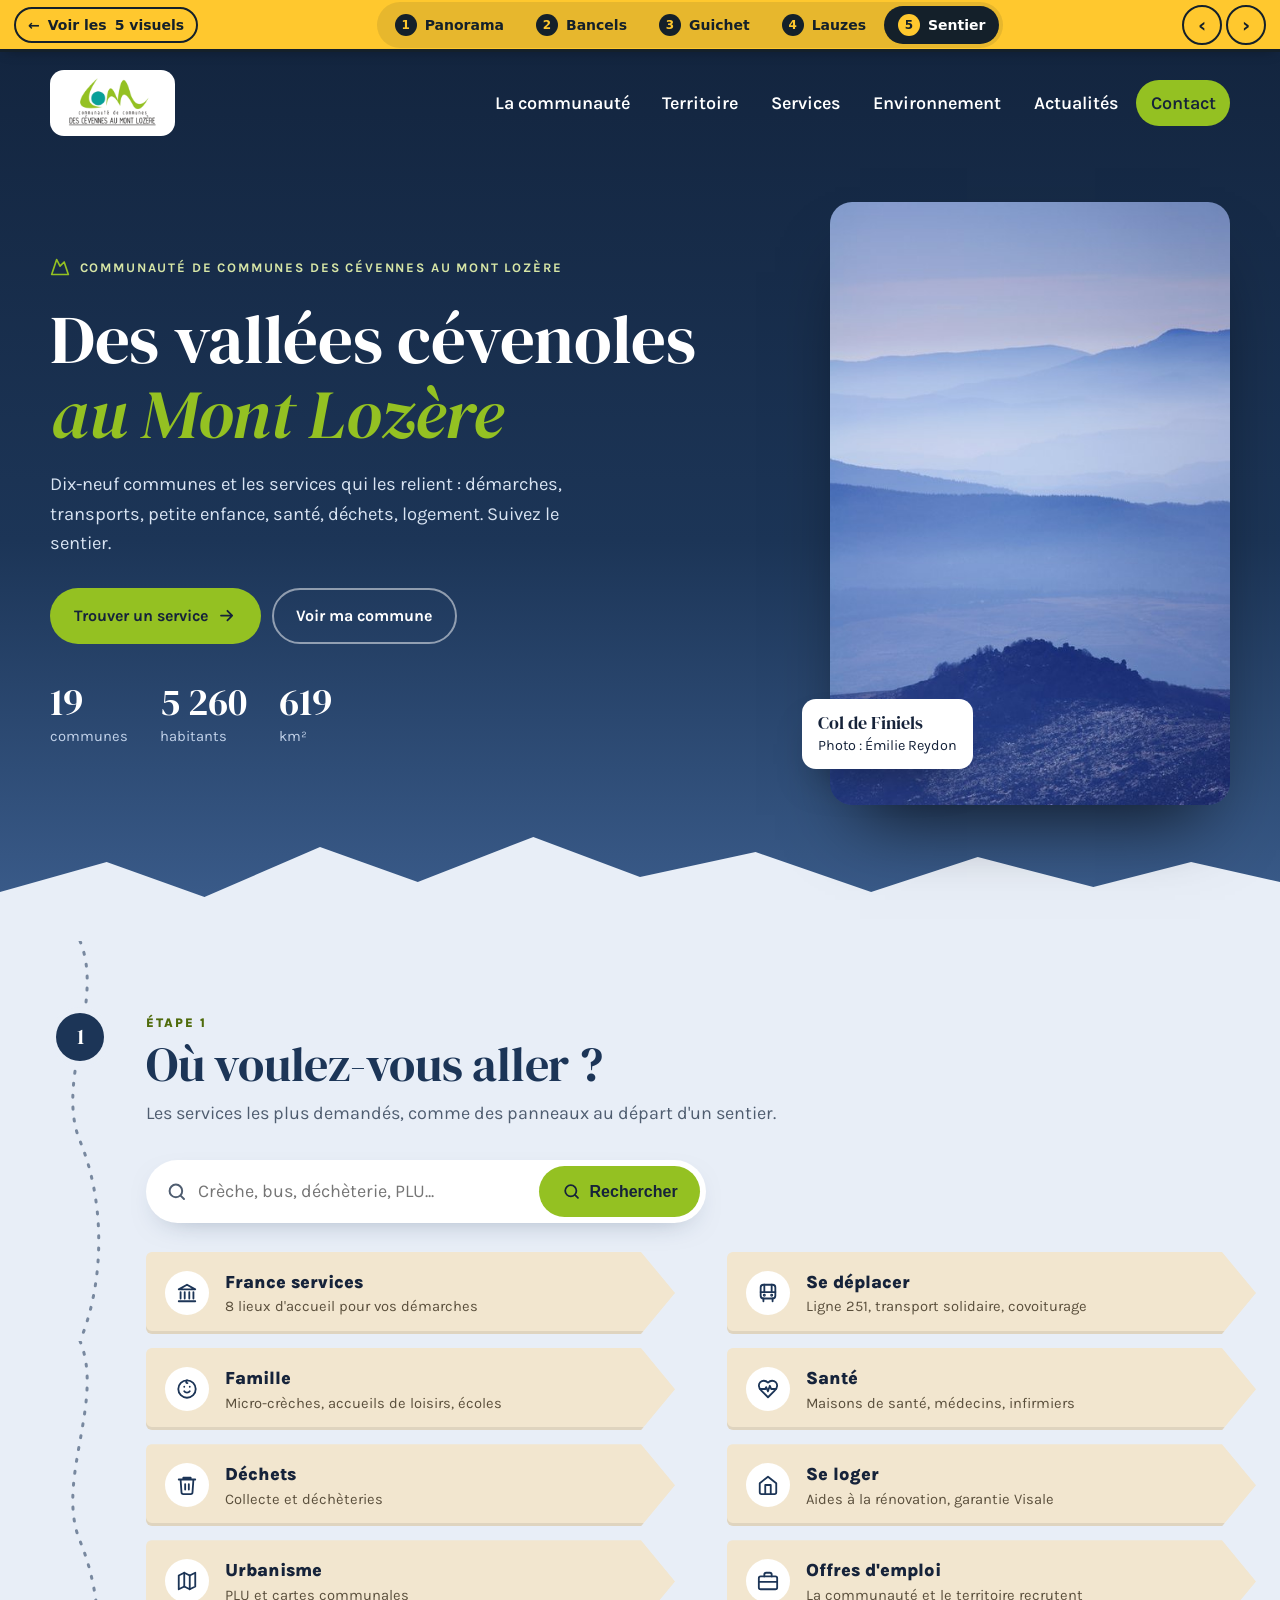
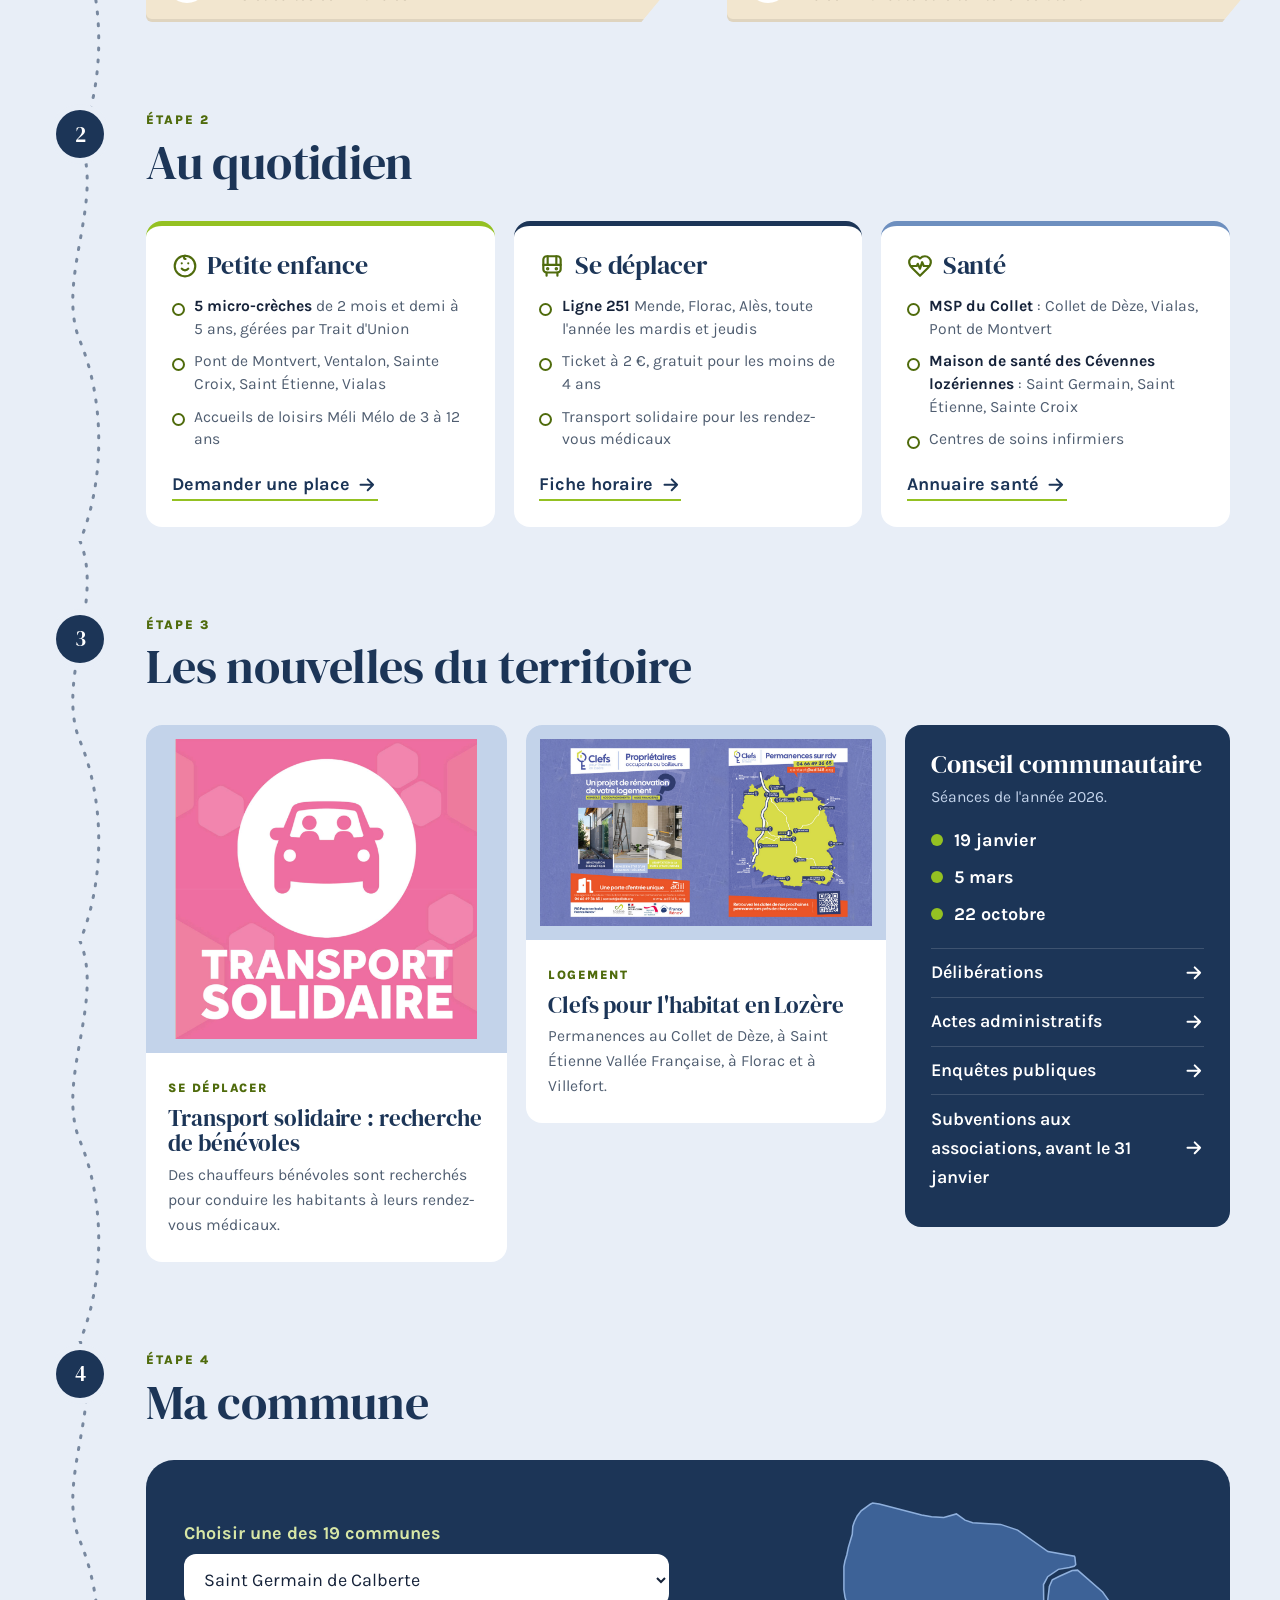
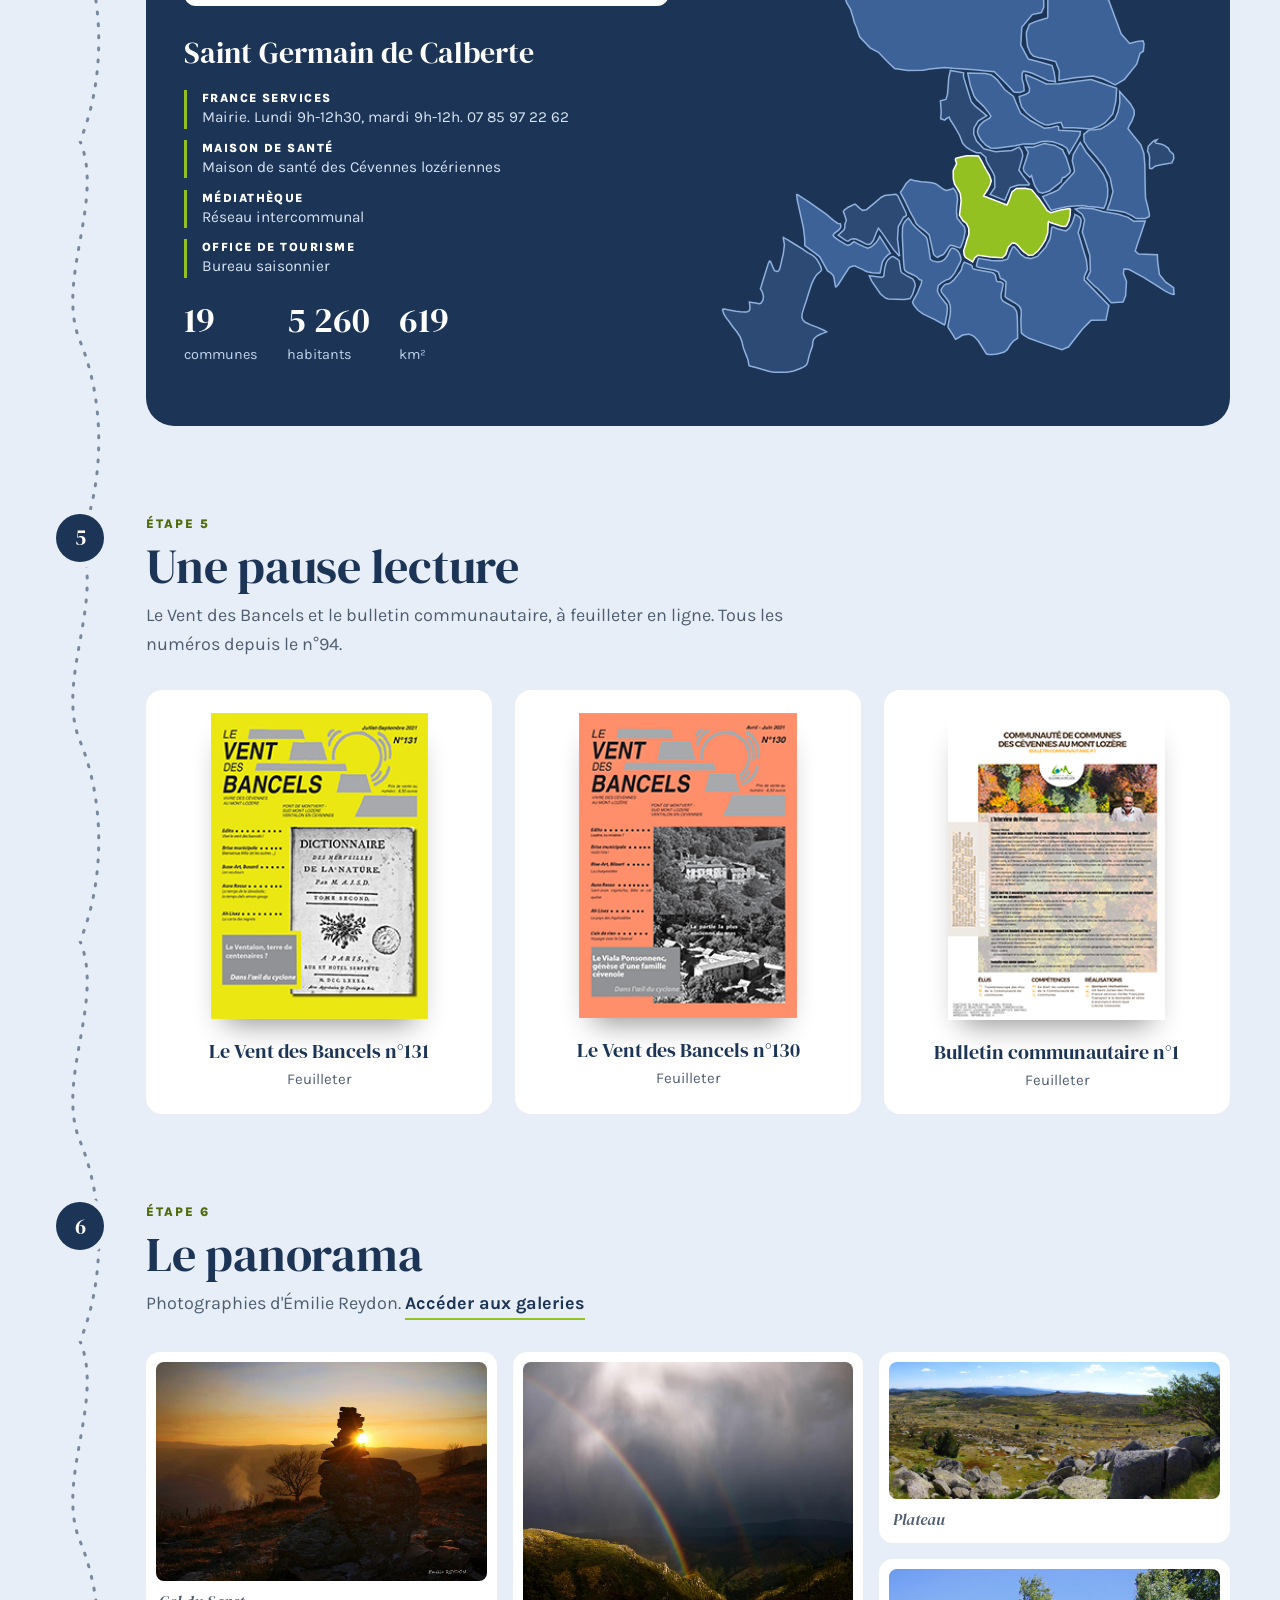
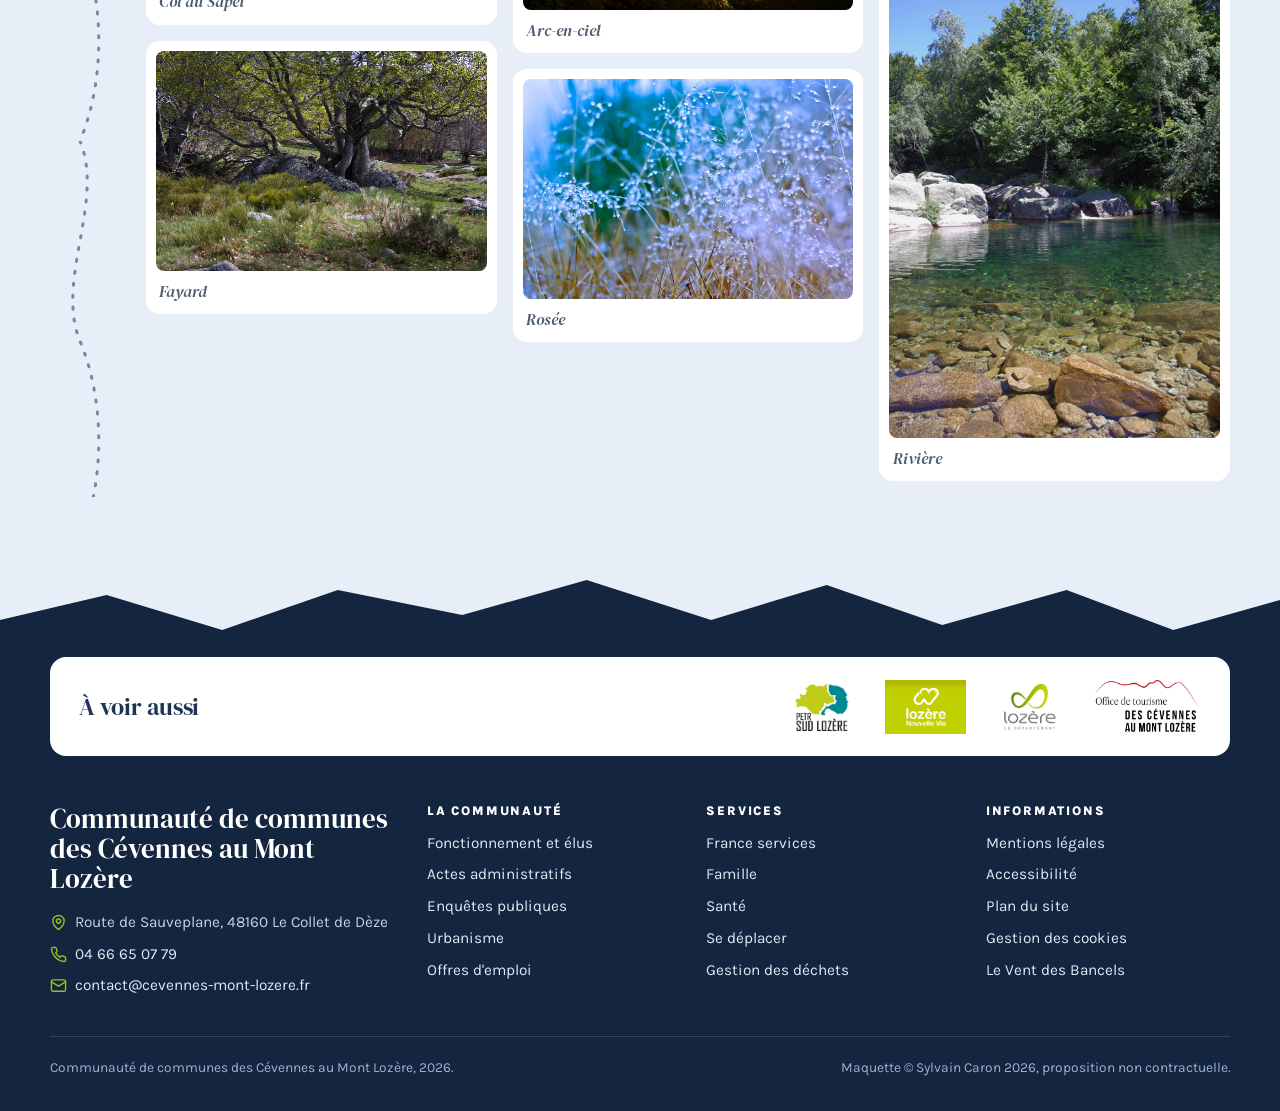
<file: maquette-5-sentier.html>
<!DOCTYPE html>
<html lang="fr">
<head>
<meta charset="utf-8">
<meta name="viewport" content="width=device-width, initial-scale=1">
<title>Maquette 5 Sentier : Communauté de communes des Cévennes au Mont Lozère</title>
<meta name="robots" content="noindex, nofollow">
<meta name="author" content="Sylvain Caron">
<meta name="copyright" content="Maquette (c) Sylvain Caron 2026. Proposition non contractuelle. Reproduction et réutilisation interdites sans accord écrit.">
<!-- Maquette page d'accueil, refonte Symfony du site cevennes-mont-lozere.fr. (c) Sylvain Caron 2026. Proposition non contractuelle. -->
<link rel="stylesheet" href="assets/barre.css">
<link rel="preconnect" href="https://fonts.googleapis.com">
<link rel="preconnect" href="https://fonts.gstatic.com" crossorigin>
<link href="https://fonts.googleapis.com/css2?family=DM+Serif+Display:ital@0;1&family=Karla:wght@400;500;600;700;800&display=swap" rel="stylesheet">
<style>
:root{
  --nuit:#1c3557; --nuit-d:#13253f; --brume:#e8eef7; --ciel:#c3d3ea; --blanc:#fff;
  --vert:#94c122; --vert-d:#4f6b0c; --vert-l:#eef5dc; --bois:#f2e6cf;
  --encre:#16233a; --gris:#4f5d70; --ligne:#d2dbe8;
  --serif:'DM Serif Display',Georgia,serif; --sans:'Karla',system-ui,sans-serif;
  --r:16px;
}
*{box-sizing:border-box;margin:0;padding:0}
html{scroll-behavior:smooth}
body{font-family:var(--sans);color:var(--encre);background:var(--brume);line-height:1.6;font-size:18px;-webkit-font-smoothing:antialiased;overflow-x:hidden}
img{display:block;max-width:100%}
a{color:var(--nuit)}
h1,h2,h3{font-family:var(--serif);font-weight:400;line-height:1.08;letter-spacing:-.005em}
.wrap{width:min(1180px,100% - 40px);margin-inline:auto}
.ico{width:1.2em;height:1.2em;flex:none}
.sr{position:absolute;width:1px;height:1px;overflow:hidden;clip:rect(0 0 0 0);white-space:nowrap}
.evitement{position:absolute;left:12px;top:-60px;background:var(--vert);color:var(--encre);padding:.6rem 1rem;border-radius:8px;font-weight:700;z-index:300;text-decoration:none}
.evitement:focus{top:12px}
a:focus-visible,button:focus-visible,input:focus-visible,[tabindex]:focus-visible{outline:3px solid var(--vert);outline-offset:3px;border-radius:6px}
.btn{display:inline-flex;align-items:center;gap:.55rem;padding:.85rem 1.4rem;border-radius:999px;font-weight:700;text-decoration:none;cursor:pointer;border:2px solid transparent;transition:transform .2s,background .2s;font-size:1rem}
.btn:hover{transform:translateY(-2px)}
.btn-vert{background:var(--vert);color:var(--encre)}
.btn-ligne{border-color:rgba(255,255,255,.5);color:#fff}
.btn-ligne:hover{background:rgba(255,255,255,.12)}
.reveal{opacity:0;transform:translateY(20px);transition:opacity .7s ease,transform .7s ease}
.reveal.in{opacity:1;transform:none}
@media(prefers-reduced-motion:reduce){.reveal{opacity:1;transform:none;transition:none}*{animation:none!important;transition:none!important;scroll-behavior:auto!important}}

/* entete et ouverture */
.ouverture{background:linear-gradient(180deg,var(--nuit-d) 0%,var(--nuit) 55%,#3d5f8f 100%);color:#fff;position:relative;overflow:hidden}
.ouverture::after{content:"";position:absolute;left:0;right:0;bottom:-1px;height:120px;background:url("data:image/svg+xml,%3Csvg xmlns='http://www.w3.org/2000/svg' viewBox='0 0 1440 120' preserveAspectRatio='none'%3E%3Cpath d='M0 70 L120 40 L230 75 L360 25 L470 60 L600 15 L720 55 L850 30 L980 70 L1100 35 L1230 65 L1340 40 L1440 60 L1440 120 L0 120Z' fill='%23e8eef7'/%3E%3C/svg%3E") bottom/100% 100% no-repeat}
.entete .wrap{display:flex;justify-content:space-between;align-items:center;gap:1rem;padding:18px 0}
.logo{background:#fff;border-radius:14px;padding:6px 12px;display:inline-block}
.logo img{height:54px;width:auto}
.nav ul{list-style:none;display:flex;gap:4px;align-items:center}
.nav a{color:#fff;text-decoration:none;font-weight:600;padding:.55rem .9rem;border-radius:999px;display:block;transition:background .2s}
.nav a:hover{background:rgba(255,255,255,.12)}
.nav .cta a{background:var(--vert);color:var(--encre)}
.burger{display:none;width:48px;height:48px;border-radius:50%;border:2px solid rgba(255,255,255,.5);background:transparent;color:#fff;place-items:center;cursor:pointer}
.ouv{display:grid;grid-template-columns:1.15fr .85fr;gap:3.5rem;align-items:center;padding:3rem 0 8.5rem;position:relative;z-index:1}
.ouv .kick{display:inline-flex;align-items:center;gap:.6rem;font-weight:700;letter-spacing:.14em;text-transform:uppercase;font-size:.82rem;color:#d7e6a6}
.ouv .kick svg{width:20px;height:20px;color:var(--vert)}
.ouv h1{font-size:clamp(2.6rem,5.4vw,4.8rem);margin:1rem 0 1.2rem}
.ouv h1 em{color:var(--vert);font-style:italic}
.ouv p.lead{color:#d8e3f2;font-size:1.15rem;max-width:48ch}
.ouv .actions{display:flex;gap:.7rem;flex-wrap:wrap;margin-top:1.8rem}
.ouv .reperes{display:flex;gap:2rem;margin-top:2.4rem}
.ouv .reperes b{font-family:var(--serif);font-size:2.4rem;font-weight:400;display:block;line-height:1}
.ouv .reperes span{color:#c3d3ea;font-size:.92rem}
.portrait{position:relative;justify-self:end;width:min(400px,100%)}
.portrait img{width:100%;height:auto;border-radius:22px;box-shadow:0 40px 70px -30px rgba(0,0,0,.7)}
.portrait figcaption{position:absolute;left:-28px;bottom:36px;background:#fff;color:var(--encre);padding:.8rem 1rem;border-radius:14px;box-shadow:0 20px 40px -20px rgba(0,0,0,.5);font-size:.9rem;line-height:1.35}
.portrait figcaption b{display:block;font-family:var(--serif);font-weight:400;font-size:1.15rem}

/* le sentier : trace en pointilles a gauche des etapes */
.parcours{position:relative}
.parcours::before{content:"";position:absolute;left:max(20px,calc((100vw - 1180px)/2));top:0;bottom:0;width:60px;background:url("data:image/svg+xml,%3Csvg xmlns='http://www.w3.org/2000/svg' width='60' height='400' viewBox='0 0 60 400'%3E%3Cpath d='M30 0 C 55 60, 5 140, 30 200 S 55 340, 30 400' fill='none' stroke='%231c3557' stroke-width='3' stroke-dasharray='2 10' stroke-linecap='round' opacity='.55'/%3E%3C/svg%3E") repeat-y;pointer-events:none}
.etape{padding:4.5rem 0 1rem;position:relative}
.etape .wrap{padding-left:96px}
.borne{position:absolute;left:max(20px,calc((100vw - 1180px)/2));width:60px;display:grid;place-items:center}
.borne span{width:48px;height:48px;border-radius:50%;background:var(--nuit);color:#fff;display:grid;place-items:center;font-family:var(--serif);font-size:1.3rem;box-shadow:0 0 0 6px var(--brume)}
.etape-tete{margin-bottom:2rem}
.etape-tete small{display:block;font-weight:800;letter-spacing:.16em;text-transform:uppercase;font-size:.8rem;color:var(--vert-d);margin-bottom:.4rem}
.etape-tete h2{font-size:clamp(2rem,3.8vw,3rem);color:var(--nuit)}
.etape-tete p{color:var(--gris);max-width:58ch;margin-top:.5rem}

/* panneaux de randonnee */
.panneaux{display:grid;grid-template-columns:1fr 1fr;gap:14px 26px}
.panneau{position:relative;display:flex;align-items:center;gap:1rem;background:var(--bois);color:var(--encre);text-decoration:none;padding:1.05rem 3.6rem 1.05rem 1.2rem;clip-path:polygon(0 0,calc(100% - 34px) 0,100% 50%,calc(100% - 34px) 100%,0 100%);border-radius:6px 0 0 6px;transition:transform .25s,background .25s;box-shadow:inset 0 -3px 0 rgba(0,0,0,.08)}
.panneau:nth-child(even){transform:translateX(26px)}
.panneau:hover{background:var(--vert);transform:translateX(8px)}
.panneau:nth-child(even):hover{transform:translateX(34px)}
.panneau .pic{width:44px;height:44px;border-radius:50%;background:#fff;display:grid;place-items:center;color:var(--nuit);flex:none}
.panneau .pic .ico{width:22px;height:22px}
.panneau b{display:block;font-size:1.12rem;font-weight:800}
.panneau small{display:block;color:#5a4f3c;font-size:.92rem;line-height:1.35}
.panneau:hover small{color:#2a3a07}
.panneau.masque{opacity:.25}
.recherche{display:flex;background:#fff;border-radius:999px;padding:6px;max-width:560px;margin-bottom:1.8rem;box-shadow:0 10px 30px -18px rgba(28,53,87,.5)}
.recherche label{display:flex;align-items:center;gap:.6rem;flex:1;padding:0 .9rem;color:var(--gris)}
.recherche input{border:0;outline:0;font:inherit;width:100%;padding:.7rem 0;background:transparent;color:var(--encre)}
.recherche button{border:0}

/* quotidien en 3 colonnes */
.trois{display:grid;grid-template-columns:repeat(3,1fr);gap:1.2rem}
.carnet{background:#fff;border-radius:var(--r);padding:1.6rem;border-top:5px solid var(--vert)}
.carnet:nth-child(2){border-top-color:var(--nuit)}
.carnet:nth-child(3){border-top-color:#6d8fbf}
.carnet h3{font-size:1.6rem;color:var(--nuit);display:flex;gap:.6rem;align-items:center}
.carnet h3 .ico{color:var(--vert-d);width:26px;height:26px}
.carnet ul{list-style:none;margin:1rem 0 1.2rem;display:grid;gap:.6rem}
.carnet li{padding-left:1.4rem;position:relative;color:var(--gris);font-size:.98rem;line-height:1.45}
.carnet li::before{content:"";position:absolute;left:0;top:.5em;width:9px;height:9px;border-radius:50%;border:2px solid var(--vert-d)}
.carnet li b{color:var(--encre)}
.lien{display:inline-flex;align-items:center;gap:.4rem;font-weight:700;color:var(--nuit);text-decoration:none;border-bottom:2px solid var(--vert)}

/* actualites */
.actus{display:grid;grid-template-columns:1fr 1fr .9fr;gap:1.2rem;align-items:start}
.actu{background:#fff;border-radius:var(--r);overflow:hidden;text-decoration:none;color:var(--encre);transition:transform .25s,box-shadow .25s}
.actu:hover{transform:translateY(-4px);box-shadow:0 22px 40px -26px rgba(28,53,87,.6)}
.actu .vis{background:var(--ciel);padding:14px}
.actu .vis img{width:100%;height:auto;max-height:300px;object-fit:contain}
.actu .txt{padding:1.2rem 1.4rem 1.5rem}
.actu small{font-weight:800;letter-spacing:.12em;text-transform:uppercase;font-size:.78rem;color:var(--vert-d)}
.actu h3{font-size:1.45rem;margin:.3rem 0 .4rem;color:var(--nuit)}
.actu p{color:var(--gris);font-size:.98rem}
.conseil{background:var(--nuit);color:#fff;border-radius:var(--r);padding:1.6rem}
.conseil h3{font-size:1.6rem}
.conseil p{color:#c3d3ea;font-size:.98rem;margin:.4rem 0 1rem}
.dates{display:grid;gap:.5rem;margin-bottom:1.2rem}
.dates span{display:flex;align-items:center;gap:.7rem;font-weight:700}
.dates span::before{content:"";width:12px;height:12px;border-radius:50%;background:var(--vert)}
.conseil ul{list-style:none}
.conseil a{display:flex;justify-content:space-between;align-items:center;color:#fff;text-decoration:none;font-weight:600;padding:.6rem 0;border-top:1px solid rgba(255,255,255,.15)}
.conseil a:hover{color:var(--vert)}

/* territoire */
.terr{background:var(--nuit);color:#fff;border-radius:28px;padding:2.4rem;display:grid;grid-template-columns:1fr 1fr;gap:2.4rem;align-items:center}
.terr .choix label{display:block;font-weight:700;margin-bottom:.4rem;color:#d7e6a6}
.terr select{width:100%;font:inherit;padding:.85rem 1rem;border-radius:12px;border:0;background:#fff;color:var(--encre);cursor:pointer;min-height:52px}
.fiche{margin-top:1.4rem}
.fiche-nom{display:block;font-family:var(--serif);font-size:1.9rem;font-weight:400;margin-bottom:.8rem}
.fiche-liste{list-style:none;display:grid;gap:.7rem}
.fiche-liste li{color:#d8e3f2;font-size:.96rem;line-height:1.4;padding-left:.9rem;border-left:3px solid var(--vert)}
.fiche-liste i{display:block;font-style:normal;font-weight:800;font-size:.76rem;letter-spacing:.12em;text-transform:uppercase;color:#fff}
.fiche-vide{color:#c3d3ea}
.carte-svg{width:100%;height:auto;max-height:480px}
.commune{fill:#2c4a74;stroke:#8fb0dd;stroke-width:2;cursor:pointer;transition:fill .2s}
.commune.a-services{fill:#3d6297}
.commune:hover,.commune.active{fill:var(--vert);stroke:#fff}
.commune:focus-visible{outline:none;stroke:#fff;stroke-width:5}
.terr .chiffres{display:flex;gap:1.8rem;margin-top:1.6rem}
.terr .chiffres b{font-family:var(--serif);font-weight:400;font-size:2.2rem;display:block;line-height:1}
.terr .chiffres span{color:#c3d3ea;font-size:.9rem}

/* kiosque */
.kiosque{display:grid;grid-template-columns:repeat(3,1fr);gap:1.4rem}
.kiosque a{text-decoration:none;color:var(--encre);background:#fff;border-radius:var(--r);padding:1.4rem;display:flex;flex-direction:column;align-items:center;text-align:center;transition:transform .25s}
.kiosque a:hover{transform:translateY(-4px)}
.kiosque img{width:72%;height:auto;box-shadow:0 18px 28px -14px rgba(0,0,0,.45)}
.kiosque b{font-family:var(--serif);font-weight:400;font-size:1.25rem;margin-top:1rem;color:var(--nuit)}
.kiosque small{color:var(--gris)}

/* galerie */
.galerie{columns:3;column-gap:1rem}
.galerie figure{break-inside:avoid;margin-bottom:1rem;background:#fff;padding:10px;border-radius:14px}
.galerie img{width:100%;height:auto;border-radius:8px}
.galerie figcaption{font-family:var(--serif);font-style:italic;color:var(--gris);padding:.5rem .2rem 0;font-size:1rem}

/* arrivee */
.arrivee{margin-top:4rem;background:var(--nuit-d);color:#c3d3ea;position:relative;padding:6rem 0 2rem}
.arrivee::before{content:"";position:absolute;left:0;right:0;top:-1px;height:90px;background:url("data:image/svg+xml,%3Csvg xmlns='http://www.w3.org/2000/svg' viewBox='0 0 1440 90' preserveAspectRatio='none'%3E%3Cpath d='M0 0 L1440 0 L1440 40 L1320 70 L1200 30 L1060 65 L930 25 L800 60 L660 20 L520 55 L380 30 L250 70 L120 35 L0 60Z' fill='%23e8eef7'/%3E%3C/svg%3E") top/100% 100% no-repeat}
.partenaires{display:flex;justify-content:space-between;align-items:center;gap:1.5rem;flex-wrap:wrap;background:#fff;border-radius:var(--r);padding:1.4rem 1.8rem;margin-bottom:3rem}
.partenaires h2{font-size:1.5rem;color:var(--nuit)}
.logos{display:flex;gap:2.2rem;flex-wrap:wrap;align-items:center}
.logos img{height:54px;width:auto}
.cols{display:grid;grid-template-columns:1.4fr 1fr 1fr 1fr;gap:2.2rem;font-size:.96rem}
.cols .nom{font-family:var(--serif);font-size:1.7rem;color:#fff;line-height:1.1;margin-bottom:1rem}
.cols h3{font-family:var(--sans);color:#fff;font-size:.8rem;letter-spacing:.14em;text-transform:uppercase;font-weight:800;margin-bottom:.8rem}
.cols ul{list-style:none;display:grid;gap:.45rem}
.cols a{color:#e1e9f5;text-decoration:none}
.cols a:hover{color:var(--vert)}
.cols .contact li{display:flex;gap:.5rem}
.cols .contact .ico{color:var(--vert);width:17px;height:17px;margin-top:.25rem}
.bas{border-top:1px solid rgba(255,255,255,.14);margin-top:2.4rem;padding-top:1.2rem;display:flex;justify-content:space-between;gap:1rem;flex-wrap:wrap;font-size:.86rem;color:#9fb2cf}

@media(max-width:1060px){
  .ouv,.terr{grid-template-columns:1fr}
  .portrait{justify-self:start;max-width:340px}
  .trois,.actus{grid-template-columns:1fr 1fr}
  .conseil{grid-column:1/-1}
  .cols{grid-template-columns:1fr 1fr}
}
@media(max-width:900px){
  .nav{display:none;position:absolute;left:20px;right:20px;top:90px;background:var(--nuit-d);border-radius:var(--r);padding:12px;z-index:50}
  .nav.open{display:block}
  .nav ul{flex-direction:column;align-items:stretch}
  .entete{position:relative}
  .burger{display:grid}
  .panneaux{grid-template-columns:1fr}
  .panneau:nth-child(even){transform:none}
  .panneau:nth-child(even):hover{transform:translateX(8px)}
}
@media(max-width:640px){
  body{font-size:17px}
  .logo img{height:44px}
  .ouv{padding:1.5rem 0 7rem;gap:2rem}
  .portrait figcaption{left:12px}
  .parcours::before{left:4px;width:36px;background-size:36px 240px}
  .borne{left:4px;width:36px}
  .borne span{width:34px;height:34px;font-size:1rem;box-shadow:0 0 0 4px var(--brume)}
  .etape .wrap{padding-left:28px;width:calc(100% - 24px)}
  .trois,.actus,.kiosque{grid-template-columns:1fr}
  .kiosque img{width:50%}
  .terr{padding:1.4rem;border-radius:20px}
  .galerie{columns:2}
  .cols{grid-template-columns:1fr}
  .recherche button span{display:none}
}
</style>
</head>
<body>
<!--ICONES--><svg xmlns="http://www.w3.org/2000/svg" style="display:none" aria-hidden="true">
<symbol id="i-fleche" viewBox="0 0 24 24" fill="none" stroke="currentColor" stroke-width="2.2" stroke-linecap="round" stroke-linejoin="round"><path d="M5 12h14M13 6l6 6-6 6"/></symbol>
<symbol id="i-loupe" viewBox="0 0 24 24" fill="none" stroke="currentColor" stroke-width="2.2" stroke-linecap="round"><circle cx="11" cy="11" r="7"/><path d="m20 20-3.5-3.5"/></symbol>
<symbol id="i-tel" viewBox="0 0 24 24" fill="none" stroke="currentColor" stroke-width="2" stroke-linecap="round" stroke-linejoin="round"><path d="M22 16.9v3a2 2 0 0 1-2.2 2 19.8 19.8 0 0 1-8.6-3.1 19.5 19.5 0 0 1-6-6A19.8 19.8 0 0 1 2.1 4.2 2 2 0 0 1 4.1 2h3a2 2 0 0 1 2 1.7c.1.9.4 1.8.7 2.7a2 2 0 0 1-.5 2.1L8 9.8a16 16 0 0 0 6 6l1.3-1.3a2 2 0 0 1 2.1-.4c.9.3 1.8.6 2.7.7a2 2 0 0 1 1.7 2z"/></symbol>
<symbol id="i-mail" viewBox="0 0 24 24" fill="none" stroke="currentColor" stroke-width="2" stroke-linecap="round" stroke-linejoin="round"><rect x="2" y="4" width="20" height="16" rx="2"/><path d="m22 7-10 6L2 7"/></symbol>
<symbol id="i-lieu" viewBox="0 0 24 24" fill="none" stroke="currentColor" stroke-width="2" stroke-linecap="round" stroke-linejoin="round"><path d="M20 10c0 6-8 12-8 12s-8-6-8-12a8 8 0 0 1 16 0Z"/><circle cx="12" cy="10" r="3"/></symbol>
<symbol id="i-bus" viewBox="0 0 24 24" fill="none" stroke="currentColor" stroke-width="2" stroke-linecap="round" stroke-linejoin="round"><rect x="4" y="3" width="16" height="15" rx="3"/><path d="M4 11h16M8 3v8M16 3v8M7 18v3M17 18v3"/><circle cx="8" cy="14.5" r=".6" fill="currentColor"/><circle cx="16" cy="14.5" r=".6" fill="currentColor"/></symbol>
<symbol id="i-mairie" viewBox="0 0 24 24" fill="none" stroke="currentColor" stroke-width="2" stroke-linecap="round" stroke-linejoin="round"><path d="M3 21h18M5 18v-7M9.5 18v-7M14.5 18v-7M19 18v-7M12 3l9 5H3z"/></symbol>
<symbol id="i-enfant" viewBox="0 0 24 24" fill="none" stroke="currentColor" stroke-width="2" stroke-linecap="round" stroke-linejoin="round"><circle cx="12" cy="12" r="9.5"/><path d="M9 14.5s1 1.5 3 1.5 3-1.5 3-1.5"/><path d="M9 9.5h.01M15 9.5h.01"/><path d="M12 2.5c-1.5 1.5-1 3 .5 3"/></symbol>
<symbol id="i-sante" viewBox="0 0 24 24" fill="none" stroke="currentColor" stroke-width="2" stroke-linecap="round" stroke-linejoin="round"><path d="M19 14c1.5-1.5 3-3.2 3-5.5A5.5 5.5 0 0 0 16.5 3c-1.8 0-3 .5-4.5 2-1.5-1.5-2.7-2-4.5-2A5.5 5.5 0 0 0 2 8.5c0 2.3 1.5 4 3 5.5l7 7Z"/><path d="M3.5 12H9l1-2 2 4.5 2-6 1.5 3.5h5"/></symbol>
<symbol id="i-dechets" viewBox="0 0 24 24" fill="none" stroke="currentColor" stroke-width="2" stroke-linecap="round" stroke-linejoin="round"><path d="M3 6h18M8 6V4h8v2M19 6l-1 14a2 2 0 0 1-2 2H8a2 2 0 0 1-2-2L5 6M10 11v6M14 11v6"/></symbol>
<symbol id="i-maison" viewBox="0 0 24 24" fill="none" stroke="currentColor" stroke-width="2" stroke-linecap="round" stroke-linejoin="round"><path d="m3 10 9-7 9 7v10a2 2 0 0 1-2 2H5a2 2 0 0 1-2-2z"/><path d="M9 22V12h6v10"/></symbol>
<symbol id="i-livre" viewBox="0 0 24 24" fill="none" stroke="currentColor" stroke-width="2" stroke-linecap="round" stroke-linejoin="round"><path d="M4 19.5A2.5 2.5 0 0 1 6.5 17H20V2H6.5A2.5 2.5 0 0 0 4 4.5z"/><path d="M4 19.5A2.5 2.5 0 0 0 6.5 22H20v-5"/></symbol>
<symbol id="i-assos" viewBox="0 0 24 24" fill="none" stroke="currentColor" stroke-width="2" stroke-linecap="round" stroke-linejoin="round"><path d="M16 21v-2a4 4 0 0 0-4-4H6a4 4 0 0 0-4 4v2"/><circle cx="9" cy="7" r="4"/><path d="M22 21v-2a4 4 0 0 0-3-3.9M16 3.1a4 4 0 0 1 0 7.8"/></symbol>
<symbol id="i-agenda" viewBox="0 0 24 24" fill="none" stroke="currentColor" stroke-width="2" stroke-linecap="round" stroke-linejoin="round"><rect x="3" y="4" width="18" height="18" rx="2"/><path d="M16 2v4M8 2v4M3 10h18"/></symbol>
<symbol id="i-doc" viewBox="0 0 24 24" fill="none" stroke="currentColor" stroke-width="2" stroke-linecap="round" stroke-linejoin="round"><path d="M14 2H6a2 2 0 0 0-2 2v16a2 2 0 0 0 2 2h12a2 2 0 0 0 2-2V8z"/><path d="M14 2v6h6M16 13H8M16 17H8M10 9H8"/></symbol>
<symbol id="i-emploi" viewBox="0 0 24 24" fill="none" stroke="currentColor" stroke-width="2" stroke-linecap="round" stroke-linejoin="round"><rect x="2" y="7" width="20" height="14" rx="2"/><path d="M16 7V5a2 2 0 0 0-2-2h-4a2 2 0 0 0-2 2v2M2 13h20"/></symbol>
<symbol id="i-feuille" viewBox="0 0 24 24" fill="none" stroke="currentColor" stroke-width="2" stroke-linecap="round" stroke-linejoin="round"><path d="M11 20A7 7 0 0 1 9.8 6.1C15.5 5 17 4.5 19 2c1 2 2 4.2 2 8 0 5.5-4.8 10-10 10Z"/><path d="M2 21c0-3 1.9-5.4 5.1-6"/></symbol>
<symbol id="i-montagne" viewBox="0 0 24 24" fill="none" stroke="currentColor" stroke-width="2" stroke-linecap="round" stroke-linejoin="round"><path d="m8 3 4 8 5-5 5 15H2L8 3z"/></symbol>
<symbol id="i-horloge" viewBox="0 0 24 24" fill="none" stroke="currentColor" stroke-width="2" stroke-linecap="round" stroke-linejoin="round"><circle cx="12" cy="12" r="10"/><path d="M12 6v6l4 2"/></symbol>
<symbol id="i-plan" viewBox="0 0 24 24" fill="none" stroke="currentColor" stroke-width="2" stroke-linecap="round" stroke-linejoin="round"><path d="M3 6l6-3 6 3 6-3v15l-6 3-6-3-6 3z"/><path d="M9 3v15M15 6v15"/></symbol>
<symbol id="i-menu" viewBox="0 0 24 24" fill="none" stroke="currentColor" stroke-width="2.2" stroke-linecap="round"><path d="M4 6h16M4 12h16M4 18h16"/></symbol>
<symbol id="i-externe" viewBox="0 0 24 24" fill="none" stroke="currentColor" stroke-width="2" stroke-linecap="round" stroke-linejoin="round"><path d="M15 3h6v6M10 14 21 3M18 13v6a2 2 0 0 1-2 2H5a2 2 0 0 1-2-2V8a2 2 0 0 1 2-2h6"/></symbol>
<symbol id="i-photo" viewBox="0 0 24 24" fill="none" stroke="currentColor" stroke-width="2" stroke-linecap="round" stroke-linejoin="round"><path d="M14.5 4h-5L7 7H4a2 2 0 0 0-2 2v9a2 2 0 0 0 2 2h16a2 2 0 0 0 2-2V9a2 2 0 0 0-2-2h-3z"/><circle cx="12" cy="13" r="3"/></symbol>
<symbol id="i-coeur" viewBox="0 0 24 24" fill="none" stroke="currentColor" stroke-width="2" stroke-linecap="round" stroke-linejoin="round"><path d="M19 14c1.5-1.5 3-3.2 3-5.5A5.5 5.5 0 0 0 16.5 3c-1.8 0-3 .5-4.5 2-1.5-1.5-2.7-2-4.5-2A5.5 5.5 0 0 0 2 8.5c0 2.3 1.5 4 3 5.5l7 7Z"/></symbol>
<symbol id="i-boussole" viewBox="0 0 24 24" fill="none" stroke="currentColor" stroke-width="2" stroke-linecap="round" stroke-linejoin="round"><circle cx="12" cy="12" r="10"/><path d="m16.2 7.8-2.1 6.3-6.3 2.1 2.1-6.3z"/></symbol>
<symbol id="i-texte" viewBox="0 0 24 24" fill="none" stroke="currentColor" stroke-width="2" stroke-linecap="round" stroke-linejoin="round"><path d="M4 7V4h16v3M9 20h6M12 4v16"/></symbol>
<symbol id="i-contraste" viewBox="0 0 24 24" fill="none" stroke="currentColor" stroke-width="2"><circle cx="12" cy="12" r="10"/><path d="M12 2a10 10 0 0 1 0 20z" fill="currentColor"/></symbol>
</svg>
<!--/ICONES-->
<!--BARRE--><div class="barre-maq" role="navigation" aria-label="Navigation entre les maquettes"><a class="retour" href="index.html">&#8592; <span class="mot">Voir les</span> 5 visuels</a><div class="onglets"><a href="maquette-1-panorama.html"><b>1</b><span>Panorama</span></a><a href="maquette-2-bancels.html"><b>2</b><span>Bancels</span></a><a href="maquette-3-guichet.html"><b>3</b><span>Guichet</span></a><a href="maquette-4-lauzes.html"><b>4</b><span>Lauzes</span></a><a href="maquette-5-sentier.html" class="actif" aria-current="page"><b>5</b><span>Sentier</span></a></div><div class="fleches"><a href="maquette-4-lauzes.html" title="Maquette précédente" aria-label="Maquette précédente">&#8249;</a><a href="maquette-1-panorama.html" title="Maquette suivante" aria-label="Maquette suivante">&#8250;</a></div></div><!--/BARRE-->
<a class="evitement" href="#contenu">Aller au contenu</a>

<div class="ouverture">
  <header class="entete">
    <div class="wrap">
      <a class="logo" href="#" aria-label="Accueil"><img src="assets/img/logo.png" alt="Communauté de communes des Cévennes au Mont Lozère" width="280" height="150"></a>
      <nav class="nav" aria-label="Menu principal">
        <ul><li><a href="#">La communauté</a></li><li><a href="#etape-4">Territoire</a></li><li><a href="#etape-1">Services</a></li><li><a href="#">Environnement</a></li><li><a href="#etape-3">Actualités</a></li><li class="cta"><a href="#">Contact</a></li></ul>
      </nav>
      <button class="burger" aria-expanded="false" aria-label="Ouvrir le menu"><svg class="ico"><use href="#i-menu"/></svg></button>
    </div>
  </header>
  <div class="wrap ouv">
    <div class="reveal">
      <span class="kick"><svg class="ico"><use href="#i-montagne"/></svg>Communauté de communes des Cévennes au Mont Lozère</span>
      <h1>Des vallées cévenoles <em>au Mont Lozère</em></h1>
      <p class="lead">Dix-neuf communes et les services qui les relient : démarches, transports, petite enfance, santé, déchets, logement. Suivez le sentier.</p>
      <div class="actions"><a class="btn btn-vert" href="#etape-1">Trouver un service <svg class="ico"><use href="#i-fleche"/></svg></a><a class="btn btn-ligne" href="#etape-4">Voir ma commune</a></div>
      <div class="reperes"><div><b>19</b><span>communes</span></div><div><b>5 260</b><span>habitants</span></div><div><b>619</b><span>km²</span></div></div>
    </div>
    <figure class="portrait reveal">
      <img src="assets/img/galerie/col-de-finiels.jpg" alt="Lignes de crêtes bleues dans la brume au col de Finiels" width="478" height="720">
      <figcaption><b>Col de Finiels</b>Photo : Émilie Reydon</figcaption>
    </figure>
  </div>
</div>

<main id="contenu" class="parcours">
  <section class="etape" id="etape-1">
    <div class="borne"><span>1</span></div>
    <div class="wrap">
      <div class="etape-tete reveal"><small>Étape 1</small><h2>Où voulez-vous aller ?</h2><p>Les services les plus demandés, comme des panneaux au départ d'un sentier.</p></div>
      <form class="recherche reveal" role="search" data-recherche="#panneaux">
        <label><svg class="ico"><use href="#i-loupe"/></svg><span class="sr">Rechercher</span><input type="search" placeholder="Crèche, bus, déchèterie, PLU..."></label>
        <button class="btn btn-vert" type="submit"><svg class="ico" aria-hidden="true"><use href="#i-loupe"/></svg><span>Rechercher</span></button>
      </form>
      <div class="panneaux" id="panneaux">
        <a class="panneau reveal" href="#" data-mots="france services demarches papiers"><span class="pic"><svg class="ico"><use href="#i-mairie"/></svg></span><span><b>France services</b><small>8 lieux d'accueil pour vos démarches</small></span></a>
        <a class="panneau reveal" href="#" data-mots="bus transport deplacer covoiturage 251"><span class="pic"><svg class="ico"><use href="#i-bus"/></svg></span><span><b>Se déplacer</b><small>Ligne 251, transport solidaire, covoiturage</small></span></a>
        <a class="panneau reveal" href="#" data-mots="creche enfant famille loisirs ecole"><span class="pic"><svg class="ico"><use href="#i-enfant"/></svg></span><span><b>Famille</b><small>Micro-crèches, accueils de loisirs, écoles</small></span></a>
        <a class="panneau reveal" href="#" data-mots="sante medecin pharmacie infirmier"><span class="pic"><svg class="ico"><use href="#i-sante"/></svg></span><span><b>Santé</b><small>Maisons de santé, médecins, infirmiers</small></span></a>
        <a class="panneau reveal" href="#" data-mots="dechets decheterie tri"><span class="pic"><svg class="ico"><use href="#i-dechets"/></svg></span><span><b>Déchets</b><small>Collecte et déchèteries</small></span></a>
        <a class="panneau reveal" href="#" data-mots="logement habitat renovation"><span class="pic"><svg class="ico"><use href="#i-maison"/></svg></span><span><b>Se loger</b><small>Aides à la rénovation, garantie Visale</small></span></a>
        <a class="panneau reveal" href="#" data-mots="urbanisme plu carte communale"><span class="pic"><svg class="ico"><use href="#i-plan"/></svg></span><span><b>Urbanisme</b><small>PLU et cartes communales</small></span></a>
        <a class="panneau reveal" href="#" data-mots="emploi offres travail"><span class="pic"><svg class="ico"><use href="#i-emploi"/></svg></span><span><b>Offres d'emploi</b><small>La communauté et le territoire recrutent</small></span></a>
      </div>
    </div>
  </section>

  <section class="etape" id="etape-2">
    <div class="borne"><span>2</span></div>
    <div class="wrap">
      <div class="etape-tete reveal"><small>Étape 2</small><h2>Au quotidien</h2></div>
      <div class="trois">
        <article class="carnet reveal"><h3><svg class="ico"><use href="#i-enfant"/></svg>Petite enfance</h3><ul><li><b>5 micro-crèches</b> de 2 mois et demi à 5 ans, gérées par Trait d'Union</li><li>Pont de Montvert, Ventalon, Sainte Croix, Saint Étienne, Vialas</li><li>Accueils de loisirs Méli Mélo de 3 à 12 ans</li></ul><a class="lien" href="#">Demander une place <svg class="ico"><use href="#i-fleche"/></svg></a></article>
        <article class="carnet reveal"><h3><svg class="ico"><use href="#i-bus"/></svg>Se déplacer</h3><ul><li><b>Ligne 251</b> Mende, Florac, Alès, toute l'année les mardis et jeudis</li><li>Ticket à 2 €, gratuit pour les moins de 4 ans</li><li>Transport solidaire pour les rendez-vous médicaux</li></ul><a class="lien" href="#">Fiche horaire <svg class="ico"><use href="#i-fleche"/></svg></a></article>
        <article class="carnet reveal"><h3><svg class="ico"><use href="#i-sante"/></svg>Santé</h3><ul><li><b>MSP du Collet</b> : Collet de Dèze, Vialas, Pont de Montvert</li><li><b>Maison de santé des Cévennes lozériennes</b> : Saint Germain, Saint Étienne, Sainte Croix</li><li>Centres de soins infirmiers</li></ul><a class="lien" href="#">Annuaire santé <svg class="ico"><use href="#i-fleche"/></svg></a></article>
      </div>
    </div>
  </section>

  <section class="etape" id="etape-3">
    <div class="borne"><span>3</span></div>
    <div class="wrap">
      <div class="etape-tete reveal"><small>Étape 3</small><h2>Les nouvelles du territoire</h2></div>
      <div class="actus">
        <a class="actu reveal" href="#"><div class="vis"><img src="assets/img/actus/transport-solidaire.png" alt="Transport solidaire" loading="lazy"></div><div class="txt"><small>Se déplacer</small><h3>Transport solidaire : recherche de bénévoles</h3><p>Des chauffeurs bénévoles sont recherchés pour conduire les habitants à leurs rendez-vous médicaux.</p></div></a>
        <a class="actu reveal" href="#"><div class="vis"><img src="assets/img/actus/clefs-habitat.png" alt="Clefs pour l'habitat en Lozère" loading="lazy"></div><div class="txt"><small>Logement</small><h3>Clefs pour l'habitat en Lozère</h3><p>Permanences au Collet de Dèze, à Saint Étienne Vallée Française, à Florac et à Villefort.</p></div></a>
        <div class="conseil reveal"><h3>Conseil communautaire</h3><p>Séances de l'année 2026.</p><div class="dates"><span>19 janvier</span><span>5 mars</span><span>22 octobre</span></div>
          <ul><li><a href="#">Délibérations <svg class="ico"><use href="#i-fleche"/></svg></a></li><li><a href="#">Actes administratifs <svg class="ico"><use href="#i-fleche"/></svg></a></li><li><a href="#">Enquêtes publiques <svg class="ico"><use href="#i-fleche"/></svg></a></li><li><a href="#">Subventions aux associations, avant le 31 janvier <svg class="ico"><use href="#i-fleche"/></svg></a></li></ul></div>
      </div>
    </div>
  </section>

  <section class="etape" id="etape-4" data-territoire>
    <div class="borne"><span>4</span></div>
    <div class="wrap">
      <div class="etape-tete reveal"><small>Étape 4</small><h2>Ma commune</h2></div>
      <div class="terr reveal">
        <div>
          <div class="choix"><label for="commune">Choisir une des 19 communes</label>
            <select id="commune" data-choix>
              <option>Bassurels</option><option>Gabriac</option><option>Le Collet de Dèze</option><option>Le Pompidou</option><option>Moissac Vallée Française</option><option>Molezon</option><option value="Pont de Montvert - Sud Mont Lozère">Pont de Montvert, Sud Mont Lozère</option><option>Saint André de Lancize</option><option value="Saint Etienne Vallée Française">Saint Étienne Vallée Française</option><option>Saint Germain de Calberte</option><option>Saint Hilaire de Lavit</option><option>Saint Julien des Points</option><option>Saint Martin de Boubaux</option><option>Saint Martin de Lansuscle</option><option>Saint Michel de Dèze</option><option>Saint Privat de Vallongue</option><option>Sainte Croix Vallée Française</option><option>Ventalon en Cévennes</option><option>Vialas</option>
            </select></div>
          <div class="fiche" data-fiche aria-live="polite"></div>
          <div class="chiffres"><div><b>19</b><span>communes</span></div><div><b>5 260</b><span>habitants</span></div><div><b>619</b><span>km²</span></div></div>
        </div>
        <div data-carte="Saint Germain de Calberte"></div>
      </div>
    </div>
  </section>

  <section class="etape" id="etape-5">
    <div class="borne"><span>5</span></div>
    <div class="wrap">
      <div class="etape-tete reveal"><small>Étape 5</small><h2>Une pause lecture</h2><p>Le Vent des Bancels et le bulletin communautaire, à feuilleter en ligne. Tous les numéros depuis le n°94.</p></div>
      <div class="kiosque">
        <a class="reveal" href="#"><img src="assets/img/kiosque/vdb-131.png" alt="" loading="lazy"><b>Le Vent des Bancels n°131</b><small>Feuilleter</small></a>
        <a class="reveal" href="#"><img src="assets/img/kiosque/vdb-130.png" alt="" loading="lazy"><b>Le Vent des Bancels n°130</b><small>Feuilleter</small></a>
        <a class="reveal" href="#"><img src="assets/img/kiosque/bulletin-1.png" alt="" loading="lazy"><b>Bulletin communautaire n°1</b><small>Feuilleter</small></a>
      </div>
    </div>
  </section>

  <section class="etape" id="etape-6">
    <div class="borne"><span>6</span></div>
    <div class="wrap">
      <div class="etape-tete reveal"><small>Étape 6</small><h2>Le panorama</h2><p>Photographies d'Émilie Reydon. <a class="lien" href="#">Accéder aux galeries</a></p></div>
      <div class="galerie reveal">
        <figure><img src="assets/img/galerie/col-du-sapet.jpg" alt="Coucher de soleil au col du Sapet" loading="lazy"><figcaption>Col du Sapet</figcaption></figure>
        <figure><img src="assets/img/galerie/fayard.jpg" alt="Hêtre centenaire" loading="lazy"><figcaption>Fayard</figcaption></figure>
        <figure><img src="assets/img/galerie/arc-en-ciel.jpg" alt="Arc-en-ciel au-dessus des crêtes" loading="lazy"><figcaption>Arc-en-ciel</figcaption></figure>
        <figure><img src="assets/img/galerie/gouttes.jpg" alt="Gouttes de rosée sur des herbes" loading="lazy"><figcaption>Rosée</figcaption></figure>
        <figure><img src="assets/img/galerie/plateau.jpg" alt="Plateau granitique" loading="lazy"><figcaption>Plateau</figcaption></figure>
        <figure><img src="assets/img/galerie/riviere.jpg" alt="Rivière aux eaux claires" loading="lazy"><figcaption>Rivière</figcaption></figure>
      </div>
    </div>
  </section>
</main>

<footer class="arrivee">
  <div class="wrap">
    <section class="partenaires" aria-labelledby="t-part">
      <h2 id="t-part">À voir aussi</h2>
      <div class="logos">
        <a href="#" title="PETR Sud Lozère"><img src="assets/img/partenaires/petr-sud-lozere.jpg" alt="PETR Sud Lozère" loading="lazy"></a>
        <a href="#" title="Lozère Nouvelle Vie"><img src="assets/img/partenaires/lozere-nouvelle-vie.png" alt="Lozère Nouvelle Vie" loading="lazy"></a>
        <a href="#" title="Département de la Lozère"><img src="assets/img/partenaires/departement-lozere.jpg" alt="Lozère, le Département" loading="lazy"></a>
        <a href="#" title="Office de tourisme"><img src="assets/img/partenaires/office-tourisme.png" alt="Office de tourisme des Cévennes au Mont Lozère" loading="lazy"></a>
      </div>
    </section>
    <div class="cols">
      <div>
        <p class="nom">Communauté de communes des Cévennes au Mont Lozère</p>
        <ul class="contact">
          <li><svg class="ico"><use href="#i-lieu"/></svg>Route de Sauveplane, 48160 Le Collet de Dèze</li>
          <li><svg class="ico"><use href="#i-tel"/></svg><a href="tel:0466650779">04 66 65 07 79</a></li>
          <li><svg class="ico"><use href="#i-mail"/></svg><a href="#">contact@cevennes-mont-lozere.fr</a></li>
        </ul>
      </div>
      <div><h3>La communauté</h3><ul><li><a href="#">Fonctionnement et élus</a></li><li><a href="#">Actes administratifs</a></li><li><a href="#">Enquêtes publiques</a></li><li><a href="#">Urbanisme</a></li><li><a href="#">Offres d'emploi</a></li></ul></div>
      <div><h3>Services</h3><ul><li><a href="#">France services</a></li><li><a href="#">Famille</a></li><li><a href="#">Santé</a></li><li><a href="#">Se déplacer</a></li><li><a href="#">Gestion des déchets</a></li></ul></div>
      <div><h3>Informations</h3><ul><li><a href="#">Mentions légales</a></li><li><a href="#">Accessibilité</a></li><li><a href="#">Plan du site</a></li><li><a href="#">Gestion des cookies</a></li><li><a href="#">Le Vent des Bancels</a></li></ul></div>
    </div>
    <div class="bas"><span>Communauté de communes des Cévennes au Mont Lozère, 2026.</span><span>Maquette © Sylvain Caron 2026, proposition non contractuelle.</span></div>
  </div>
</footer>

<script src="assets/traces.js"></script>
<script src="assets/commun.js"></script>
</body>
</html>
</file>
<file: assets/barre.css>
/* Barre de navigation entre maquettes. (c) Sylvain Caron 2026. Ne modifie pas les maquettes. */
.barre-maq{font-family:system-ui,-apple-system,'Segoe UI',sans-serif;background:#ffc82e;color:#14202a;font-size:14px;line-height:1;display:flex;align-items:center;justify-content:space-between;gap:12px;padding:0 14px;height:52px;position:relative;z-index:200;border-bottom:3px solid #14202a;box-shadow:0 4px 14px -6px rgba(0,0,0,.35)}
.barre-maq a{color:#14202a;text-decoration:none;font-weight:800;display:inline-flex;align-items:center;gap:8px;padding:9px 12px;border-radius:999px;transition:background .15s,color .15s;white-space:nowrap}
.barre-maq a:hover{background:rgba(20,32,42,.12)}
.barre-maq a:focus-visible{outline:3px solid #14202a;outline-offset:2px}
.barre-maq .retour{border:2px solid #14202a}
.barre-maq .retour:hover{background:#14202a;color:#ffc82e}
.barre-maq .onglets{display:flex;align-items:center;gap:4px;background:rgba(20,32,42,.1);border-radius:999px;padding:4px}
.barre-maq .onglets a{padding:8px 14px;color:#14202a}
.barre-maq .onglets a b{display:inline-grid;place-items:center;width:22px;height:22px;border-radius:50%;background:#14202a;color:#ffc82e;font-size:12px}
.barre-maq .onglets a.actif{background:#14202a;color:#fff}
.barre-maq .onglets a.actif b{background:#ffc82e;color:#14202a}
.barre-maq .onglets a:not(.actif):hover{background:rgba(255,255,255,.55)}
.barre-maq .fleches{display:flex;gap:4px}
.barre-maq .fleches a{width:40px;height:40px;padding:0;justify-content:center;border:2px solid #14202a;font-size:20px;border-radius:50%}
.barre-maq .fleches a:hover{background:#14202a;color:#ffc82e}
.barre-maq .mot{font-weight:600}
@media(max-width:900px){.barre-maq .onglets a span{display:none}.barre-maq .onglets a.actif span{display:inline}.barre-maq .mot{display:none}.barre-maq{padding:0 10px;gap:8px}.barre-maq .onglets a{padding:8px 10px}}
@media(max-width:520px){.barre-maq .fleches{display:none}.barre-maq .retour{padding:9px 10px}.barre-maq .onglets a.actif span{display:none}.barre-maq .onglets{gap:2px;padding:3px}.barre-maq .onglets a{padding:7px}.barre-maq{gap:6px}}
.barre-maq .onglets{min-width:0;overflow-x:auto;scrollbar-width:none}
.barre-cachee .barre-maq{display:none}
</file>
